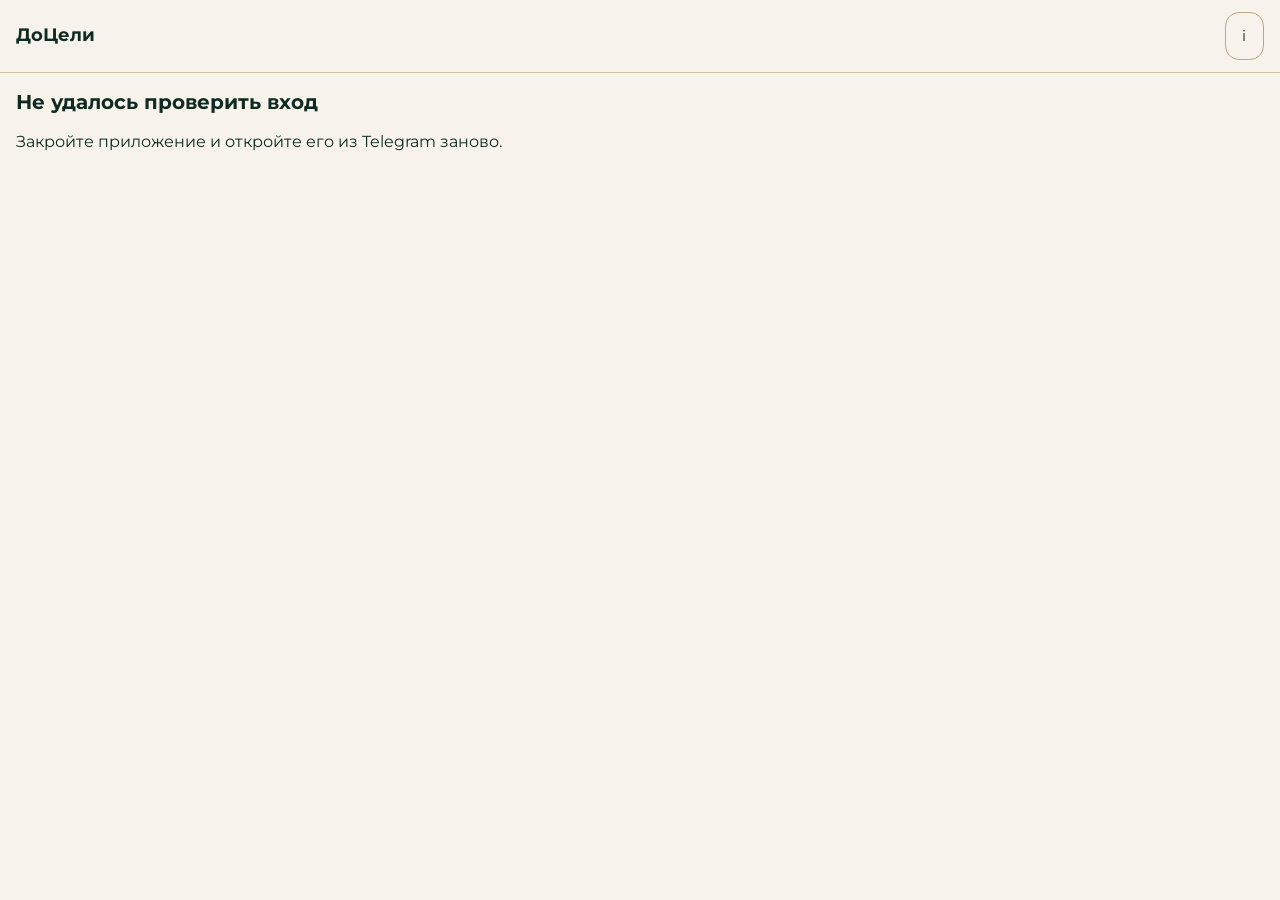
<file: dev/index.html>
<!doctype html>
<html lang="ru">
<head>
  <meta charset="utf-8">
  <meta name="viewport" content="width=device-width, initial-scale=1, maximum-scale=1, user-scalable=no, viewport-fit=cover">
  <title>ДоЦели</title>
  <script src="https://telegram.org/js/telegram-web-app.js"></script>
  <script>
    /* Первый кадр сразу в нужной теме (ключ и правила — как в js/theme.js, который потом ставит тему окончательно) */
    try {
      var p = localStorage.getItem('tothegoal.theme'), w = window.Telegram && Telegram.WebApp;
      var dark = p === 'dark' || (p !== 'light' && (w && w.colorScheme ? w.colorScheme === 'dark' : matchMedia('(prefers-color-scheme: dark)').matches));
      document.documentElement.setAttribute('data-theme', dark ? 'dark' : 'light');
    } catch (e) { /* без хранилища остаётся светлая */ }
  </script>
  <link rel="stylesheet" href="app.8c20366b.css">
  <script defer src="app.d9364245.js"></script>
</head>
<body>
  <!-- Заставка: логотип No Reason (design-preview/no-reason-logo.svg), виден, пока идёт загрузка; js/app.js убирает его с первым экраном -->
  <div id="splash" role="img" aria-label="No Reason"><svg xmlns="http://www.w3.org/2000/svg" viewBox="141.5 208.3 797 663.4" fill="currentColor"><path d="M793.21,372.51l-30.64-15.12c-10.22-5.03-20.38-10.15-30.75-14.95c-10.35-4.81-20.88-9.33-31.74-13.03 c-10.84-3.7-22.03-6.59-33.47-7.95c-5.72-0.67-11.49-0.99-17.25-0.8c-5.74,0.18-11.55,0.76-17.18,2.04 c-11.26,2.49-22.09,6.65-32.16,12.22c-10.04,5.61-19.26,12.8-26.77,21.54c-5.54,6.42-10.04,13.72-13.34,21.51 c0.39-2.64,0.75-5.28,1.07-7.93c1.57-13.21,2.28-26.59,1.11-39.91c-0.6-6.65-1.65-13.29-3.48-19.75 c-1.79-6.46-4.42-12.75-7.76-18.54c-6.59-11.66-15.06-22.2-24.73-31.44c-9.72-9.23-20.88-16.87-32.69-23.1 c-11.8-6.29-24.23-11.29-36.83-15.6c-12.6-4.33-25.4-7.97-38.17-11.57l0,0l-6.28-1.77l4.35,4.89 c7.33,8.24,14.12,16.96,19.06,26.7c4.99,9.71,8.08,20.31,10.16,31.12c2.09,10.82,3.3,21.85,4.32,32.9 c0.53,5.53,0.85,11.04,1.51,16.68c0.67,5.6,1.66,11.16,2.99,16.64c2.67,10.97,6.71,21.57,11.74,31.63 c5.03,10.07,11,19.62,17.52,28.73c0.54,0.76,1.1,1.49,1.65,2.25c-13.79-11.36-27.91-19.24-42.04-23.43 c-29.26-8.69-60.61-2.21-81.64,3.41c-8.48,2.27-17.01,4.87-25.27,7.38c-17.36,5.29-35.3,10.75-53.47,13.34l-6.86,0.98l6.38,2.69 c16.66,7.01,31.64,18.08,46.12,28.78c15.29,11.3,31.11,22.98,49.1,30.1c13.17,5.21,27.21,7.84,41.26,7.84 c10.98,0,21.97-1.6,32.56-4.82c7.02-2.14,13.88-4.98,20.5-7.74c2.96-1.23,5.98-2.48,9.03-3.67c-3.76,2.66-7.43,5.44-10.97,8.41 c-7.07,5.95-13.72,12.45-19.59,19.66c-5.87,7.19-10.91,15.11-14.83,23.56c-3.93,8.45-6.68,17.42-8.43,26.53 c-3.51,18.29-3.03,36.9-2.05,55.14c0.96,18.27,2.38,36.48,0.87,54.5l-0.6,7.08l4.17-5.75c11.9-16.39,26.87-30.44,43.63-41.86 c4.18-2.87,8.47-5.6,12.83-8.23c4.35-2.63,8.83-5.24,13.13-8.11c8.6-5.72,16.88-11.99,24.32-19.29c1.86-1.82,3.66-3.72,5.37-5.71 c0.42-0.5,0.86-0.99,1.27-1.5l1.18-1.58l2.36-3.16c0.73-1.09,1.4-2.22,2.1-3.32c0.67-1.12,1.44-2.19,2.01-3.37l1.81-3.48 c0.29-0.58,0.62-1.15,0.89-1.75l0.78-1.8c4.23-9.54,6.96-19.71,8.16-30.05c1.07-9.36,0.89-18.88-0.69-28.18 c23.28,42.66,90.82,65.35,114.33,72.11c29.32,8.43,57.32,17.62,77.72,37.23l8.52,8.19l-5.5-10.46 c-7.49-14.25-12.92-29.79-18.17-44.81c-1.97-5.64-4.01-11.46-6.13-17.15c-6.76-18.13-16.69-41.12-33.69-58.09 c-14.6-14.58-34.54-25.18-59.34-31.57c11.76-1.36,23.37-4.18,34.38-8.61c7.65-3.07,14.99-6.91,21.92-11.34 c3.47-2.22,6.84-4.58,10.11-7.05c3.28-2.45,6.44-5.07,9.63-7.42c12.92-9.51,27.14-17.34,42.32-22.4 c15.14-5.06,31.35-7.2,47.13-4.99l11.75,1.65L793.21,372.51z M574.77,357.78c7.44-8.46,16.52-15.39,26.41-20.77 c9.9-5.37,20.56-9.38,31.56-11.73c5.48-1.21,11.07-1.72,16.7-1.86c5.62-0.15,11.25,0.2,16.83,0.9 c11.18,1.4,22.14,4.31,32.81,8.03c10.68,3.72,21.07,8.27,31.33,13.12c10.26,4.84,20.4,10.03,30.58,15.13l5.45,2.74 c-5.93-1.18-11.96-1.95-17.99-2.42c-10-0.7-20.06-0.48-30.05,0.39c-10,0.83-19.9,2.55-29.7,4.68 c-9.79,2.16-19.47,4.83-28.99,7.94c-9.51,3.18-18.86,6.78-28.05,10.77c-9.18,4.01-18.23,8.32-26.99,13.18 c-8.77,4.83-17.34,10.03-25.6,15.67c-7.5,5.22-14.78,10.77-21.6,16.84c0.22-1.35,0.44-2.71,0.71-4.06c0.36-1.75,0.7-3.5,1.1-5.25 c0.51-2.25,1.06-4.49,1.63-6.72c8.29-11.08,18.33-20.71,29.19-29.15c5.93-4.56,12.1-8.81,18.52-12.63 c6.41-3.85,13.02-7.34,19.85-10.35c13.61-6.1,28.14-10.13,42.95-12.12c14.82-1.95,29.94-1.88,44.83,0.32 c-14.72-3.19-30.01-3.95-45.06-2.3c-15.06,1.6-29.88,5.6-43.75,11.76c-13.83,6.21-26.83,14.21-38.57,23.76 c-10.61,8.63-20.22,18.63-27.77,30c1.16-4.46,2.46-8.88,3.99-13.22c2.36-6.75,5.09-13.37,8.35-19.73 c0.45-0.86,0.92-1.72,1.4-2.57c2.86,1.51,6.5,0.81,8.55-1.83l9.13-11.79c1.45-1.88,1.76-4.29,1.04-6.39 c2.2-1.32,4.45-2.57,6.7-3.8c7.25-3.82,14.77-7.12,22.47-9.89c7.69-2.81,15.57-5.09,23.57-6.87c8.01-1.73,16.14-2.99,24.4-3.49 c-8.26-0.49-16.6,0.11-24.78,1.54c-8.19,1.4-16.24,3.61-24.06,6.43c-7.8,2.87-15.4,6.32-22.56,10.56 c-2.19,1.29-4.33,2.67-6.43,4.13c-0.41-0.65-0.92-1.25-1.56-1.75l-0.12-0.1c-2.96-2.29-7.25-1.75-9.55,1.21l-9.13,11.79 c-2.12,2.74-1.78,6.6,0.61,8.98c-0.52,0.96-1.04,1.92-1.54,2.89c-3.35,6.43-6.19,13.11-8.65,19.92 c-2.42,6.82-4.6,13.73-6.37,20.75c-1.53,6.09-2.86,12.25-3.91,18.47c-1,0.95-1.99,1.77-3,2.5c0.47-3.12,0.95-6.24,1.38-9.36 c0.49-4.14,1.04-8.28,1.49-12.43c0.2-2.14,0.4-4.27,0.58-6.41c0.3-1.29,0.62-2.58,0.91-3.87c1.7-7.55,3.25-15.15,4.57-22.79 C561.91,375.95,567.44,366.09,574.77,357.78z M520.92,435.42c-1.15-1.69-2.3-3.38-3.45-5.07c-2.96-14.05-6.02-28.08-9.3-42.06 c-0.84-3.62-1.7-7.24-2.57-10.85c1.13,2.53,2.24,5.07,3.31,7.62c2.87,6.89,5.54,13.86,8.02,20.9c2.45,7.05,4.72,14.16,6.75,21.34 c1.25,4.47,2.39,8.97,3.4,13.49C525,439.12,522.92,437.19,520.92,435.42z M535.85,445.06c-0.64-4.38-1.31-8.74-2-13.1 c-0.85-5.67-1.72-11.34-2.49-17.01c-0.71-5.68-1.31-11.36-1.68-17.05l-0.23-4.27l-0.03-1.08c1.24-0.13,2.38-0.58,3.34-1.29 c1.56,9.28,2.8,18.61,3.64,27.99c0.83,8.62,1.32,17.27,1.48,25.93C537.22,445.18,536.54,445.14,535.85,445.06z M543.2,444.24 c0.27-4.66,0.45-9.32,0.6-13.97c0.32-9.18,0.46-18.34,0.82-27.49c0.38-9.15,0.92-18.28,1.77-27.38 c0.42-4.39,0.87-8.79,1.49-13.16c1.22,0.03,2.39-0.27,3.42-0.82c0.94,11,1.16,22.08,0.99,33.14c-0.04,5.47-0.26,10.94-0.55,16.41 c-1.31,5.78-2.71,11.54-4.17,17.28l-2.52,9.62l-1.29,4.8C543.6,443.18,543.41,443.71,543.2,444.24z M545.41,443.1l1.31-4.8 l2.54-9.63c0.63-2.43,1.23-4.87,1.83-7.3c-0.24,3.53-0.53,7.05-0.78,10.58c-0.31,3.19-0.6,6.38-0.89,9.57 c-1.37,0.97-2.75,1.75-4.16,2.33C545.32,443.6,545.35,443.34,545.41,443.1z M455.54,224.84c12.55,4.11,24.88,8.89,36.59,14.93 c11.69,6.05,22.68,13.46,32.28,22.44c9.57,9.01,17.97,19.31,24.53,30.72c3.32,5.68,5.9,11.69,7.69,18.01 c1.8,6.31,2.85,12.83,3.46,19.38c1.18,13.12,0.51,26.39-1.01,39.51c-1.22,10.36-3,20.65-5.11,30.88 c0.11-2.04,0.21-4.07,0.29-6.11c0.47-11.7,0.28-23.45-0.72-35.15c0.69-0.94,1.16-2.06,1.29-3.29l1.59-14.83 c0.4-3.72-2.32-7.09-6.04-7.49l-0.16-0.02c-0.15-0.02-0.3-0.02-0.44-0.02c-2.83-12.86-7.12-25.44-13.6-36.95 c-4.17-7.31-9.14-14.14-14.79-20.32c-5.69-6.16-11.96-11.69-18.24-17.16l8.88,8.81c2.93,2.96,5.76,6.01,8.43,9.18 c5.41,6.29,10.13,13.15,14.01,20.44c3.82,7.33,7.01,14.98,9.43,22.89c1.36,4.43,2.49,8.93,3.45,13.47 c-2.44,0.83-4.31,3-4.61,5.71l-1.59,14.83c-0.34,3.13,1.54,6.01,4.36,7.08c-0.53,4.46-1.09,8.91-1.52,13.38 c-0.91,9.15-1.5,18.33-1.93,27.5l-1.27,27.48c-0.27,5.02-0.63,10.02-1.11,15.01c-0.46,0.03-0.93,0.05-1.4,0.05 c0.38-18.57-1.12-37.17-3.91-55.56c0.74-1.09,1.17-2.4,1.17-3.81v-14.92c0-3.48-2.66-6.34-6.04-6.73 c-1.12-4.78-2.32-9.53-3.63-14.26c-3.16-11.3-6.93-22.44-11.39-33.31c-4.51-10.85-9.8-21.38-15.81-31.48 c-6.04-10.08-12.78-19.76-20.47-28.66c-1.97-2.18-3.85-4.44-5.89-6.56l-6.18-6.28l-6.51-5.93c-1.06-1.01-2.22-1.92-3.36-2.84 l-3.43-2.76c-6.99-5.41-14.34-10.32-22.03-14.64C439.11,219.77,447.37,222.16,455.54,224.84z M469.69,367.21 c-4.92-9.84-8.84-20.16-11.44-30.83c-1.29-5.33-2.26-10.74-2.91-16.19c-0.64-5.42-0.97-11.02-1.5-16.57 c-1.03-11.11-2.25-22.24-4.38-33.28c-2.12-11.02-5.3-22.01-10.51-32.13c-4.19-8.26-9.63-15.75-15.52-22.76 c2.01,0.54,4.01,1.09,6.01,1.64c7.92,4.78,15.51,10.08,22.6,15.99l3.34,2.82c1.11,0.94,2.25,1.86,3.28,2.88l6.34,6.01l6,6.34 c1.97,2.14,3.8,4.41,5.7,6.61c14.82,17.95,26.61,38.3,35.42,59.85c6.31,15.1,11.23,30.74,15.09,46.66 c-3.1,0.63-5.45,3.39-5.45,6.67v14.92c0,3.3,2.38,6.06,5.5,6.67l0.02,1.22l0.19,4.32c0.31,5.76,0.87,11.49,1.51,17.2 c0.59,5.72,1.29,11.42,1.97,17.11c0.44,3.92,0.85,7.83,1.21,11.75c-0.21-0.1-0.43-0.22-0.64-0.33 c-1.32-5.88-2.88-11.67-4.59-17.42c-2.14-7.22-4.51-14.36-7.06-21.44c-2.53-7.08-5.25-14.1-8.17-21.03 c-1.09-2.59-2.23-5.16-3.39-7.72c2.65-1.94,3.6-5.57,2.05-8.58l-6.81-13.27c-0.98-1.91-2.75-3.12-4.71-3.52 c-0.77-2.88-1.55-5.76-2.35-8.64c-4.33-15.27-9.1-30.46-15.16-45.17c-5.97-14.74-13.65-28.83-23.08-41.58l3.13,5.05l1.58,2.51 l1.46,2.59l2.91,5.17l2.66,5.3l1.34,2.64l1.23,2.7l2.46,5.39c1.49,3.66,3.09,7.27,4.47,10.97c5.64,14.76,10.28,29.89,14.55,45.12 c0.74,2.64,1.47,5.28,2.19,7.93c-0.62,0.12-1.24,0.29-1.84,0.6l-0.14,0.07c-3.33,1.71-4.66,5.83-2.95,9.16l6.81,13.27 c1.06,2.06,3.05,3.35,5.2,3.63c0.98,3.75,1.95,7.5,2.93,11.26c3.51,13.67,7.1,27.33,10.81,40.96 c-3.78-5.57-7.53-11.15-11.13-16.81c-7.27-11.46-13.86-23.33-19.15-35.79c-1.26-3.14-2.64-6.23-3.81-9.41 c-1.12-3.19-2.32-6.36-3.38-9.57l-3-9.71l-2.57-9.84c-3.14-13.2-5.39-26.61-7.22-40.11c0.85,13.59,2.45,27.18,5.29,40.55 c2.8,13.38,6.97,26.49,12.35,39.09c1.35,3.15,2.88,6.21,4.31,9.32c1.54,3.05,3.14,6.08,4.75,9.1c1.74,2.94,3.41,5.93,5.21,8.84 c1.84,2.88,3.6,5.81,5.56,8.61c4.3,6.42,8.87,12.63,13.53,18.76c-0.48-0.38-0.95-0.72-1.42-1.04 c-10.38-11.68-20.42-23.64-29.47-36.3C480.47,386.44,474.61,377.06,469.69,367.21z M470.61,454.88 c-6.54,2.72-13.3,5.53-20.15,7.61c-23.31,7.09-48.63,6.06-71.29-2.91c-17.53-6.94-33.14-18.47-48.23-29.62 c-12.97-9.58-26.32-19.45-41.06-26.58c16.27-2.88,32.23-7.74,47.72-12.46c8.22-2.51,16.73-5.09,25.14-7.35 c20.58-5.51,51.22-11.85,79.56-3.44c15.17,4.5,30.38,13.44,45.2,26.55c3.72,3.29,7.57,7.22,11.27,11.15 c-9.18-5.17-19.17-8.95-29.23-12.05c-12.83-3.92-25.99-6.71-39.29-8.52c-13.32-1.76-26.76-2.26-40.14-2.05 c-13.39,0.18-26.73,1.12-40.04,2.23c13.36-0.12,26.72-0.39,40.04-0.24c13.32,0.19,26.63,0.8,39.8,2.58 c13.17,1.74,26.24,4.4,39.07,7.89c6.41,1.78,12.76,3.77,18.98,6.14c4.07,1.52,8.05,3.26,11.94,5.21 c1.48,1.59,2.94,3.16,4.34,4.69l1.06,1.15l0,0c2.41,2.82,4.86,5.61,7.32,8.39c-2.9-1.58-5.88-3-8.91-4.29 c-8.47-3.5-17.35-5.94-26.31-7.81c-8.96-1.89-18.06-3.02-27.15-3.93c-9.1-0.89-18.21-1.47-27.33-1.91 c-18.24-0.71-36.46-0.96-54.64-1.73c-9.09-0.37-18.17-0.94-27.2-1.98c-9.04-0.98-18.02-2.51-26.78-5.06 c8.59,3.1,17.6,4.9,26.62,6.3c9.05,1.3,18.15,2.09,27.26,2.7c18.22,1.17,36.46,1.41,54.64,2.32c18.18,0.73,36.35,2,54.22,5.22 c8.92,1.62,17.75,3.82,26.22,7.05c3.73,1.38,7.37,3.01,10.9,4.86c1.95,2.19,3.91,4.37,5.88,6.54c-5.49-2.09-11.25-3.5-17.05-4.47 c-7.37-1.18-14.85-1.6-22.3-1.58c-14.92,0.02-29.73,1.73-44.47,3.17c-7.37,0.76-14.74,1.45-22.11,1.88 c-7.37,0.47-14.75,0.61-22.11,0.25c-7.35-0.4-14.68-1.35-21.78-3.3c-7.12-1.88-13.94-4.9-20.14-8.99 c5.87,4.56,12.69,7.87,19.79,10.19c7.13,2.27,14.56,3.51,22.01,4.09c14.93,1.15,29.85-0.15,44.61-1.58 c14.77-1.5,29.48-3.3,44.24-3.72c7.38-0.19,14.77-0.04,22.1,0.83c5.98,0.66,11.9,1.88,17.65,3.71c0.22,0.25,0.45,0.5,0.67,0.74 c-9.93,0.94-27.83,3.54-34.34,5.79C481.3,450.44,475.87,452.7,470.61,454.88z M546.08,510.27c-1.27,9.98-3.94,19.8-8.08,28.94 l-0.76,1.72c-0.26,0.57-0.58,1.11-0.86,1.67l-1.76,3.32c-0.54,1.13-1.29,2.14-1.94,3.21c-0.68,1.05-1.32,2.12-2.02,3.16 l-2.26,2.98l-1.13,1.49c-0.39,0.49-0.81,0.95-1.21,1.43c-1.63,1.89-3.36,3.72-5.16,5.47c-7.19,7.04-15.32,13.19-23.77,18.79 c-4.22,2.81-8.59,5.35-13.01,8.02c-4.4,2.65-8.76,5.42-13.03,8.34c-15.26,10.38-29.14,22.95-40.62,37.48 c0.79-16.24-0.41-32.42-1.24-48.45c-0.97-18.18-1.39-36.46,2.03-54.16c1.69-8.83,4.38-17.45,8.12-25.59 c3.74-8.15,8.58-15.78,14.24-22.76c5.66-6.99,12.11-13.33,19-19.17c6.76-5.71,14.07-10.74,21.52-15.56 c2.48-0.52,5.32-1.03,8.3-1.52c-7.69,5.18-14.66,11.42-21.06,18.16c-6.58,6.92-12.59,14.38-18.01,22.25 c-5.37,7.9-10.2,16.2-14.06,24.96c-3.85,8.73-6.8,18-7.53,27.51l0.78-3.48c0.27-1.15,0.43-2.33,0.82-3.45l1.03-3.39l0.52-1.69 l0.63-1.66c1.59-4.44,3.48-8.77,5.55-13c4.16-8.46,9.02-16.57,14.35-24.35c5.31-7.8,11.16-15.24,17.37-22.35 c6.12-6.92,12.6-13.57,19.75-19.52c8.05-1.31,16.97-2.39,21.78-2.72c0.4,0.43,0.79,0.87,1.19,1.3c-0.55,0.31-1.06,0.67-1.53,1.07 c-1.34,1.19-2.72,2.33-4.03,3.56c-2.65,2.41-5.2,4.91-7.7,7.48c-4.99,5.12-9.7,10.5-14.2,16.03 c-4.52,5.52-8.79,11.24-12.87,17.08c-8.15,11.69-15.65,23.85-22.15,36.53c-3.21,6.36-6.19,12.84-8.77,19.48 c-2.54,6.65-4.72,13.47-5.82,20.51c1.37-6.98,3.76-13.7,6.45-20.26c2.74-6.54,5.88-12.91,9.25-19.15 c6.7-12.5,14.34-24.49,22.64-35.98c8.36-11.44,17.22-22.55,27.14-32.62c2.48-2.52,5.01-4.98,7.63-7.34 c1.29-1.2,2.66-2.32,3.98-3.48c1.19-1.01,2.63-1.63,4.09-1.63c1.45-0.03,2.89,0.58,3.91,1.63c0.45,0.45,0.79,0.98,1.06,1.56 l-0.08,0.05c0.11,0.17,0.2,0.35,0.31,0.52c0.2,0.59,0.33,1.2,0.33,1.82c0.01,0.75-0.12,1.48-0.35,2.23l-0.84,2.51l-0.84,2.51 l-0.93,2.47c-4.86,13.24-11.79,25.65-19.95,37.19c-8.13,11.59-17.34,22.41-26.2,33.53c-8.91,11.08-17.64,22.36-25.63,34.15 c-7.93,11.83-15.22,24.08-21.64,36.76c13.69-24.96,30.53-47.93,48.8-69.67c9.09-10.91,18.27-21.81,26.58-33.44 c8.3-11.61,15.44-24.19,20.44-37.65l0.93-2.52l0.84-2.55l0.84-2.55c0.04-0.13,0.08-0.27,0.11-0.41c1.49,2.84,2.81,5.76,3.94,8.76 c-0.75,11.55-2.97,22.92-6.49,33.84c-3.84,11.83-9.17,23.14-15.71,33.71c-6.5,10.59-14.19,20.46-22.71,29.54 c-8.55,9.06-17.92,17.38-28.11,24.7c10.73-6.49,20.65-14.39,29.54-23.31c8.91-8.91,16.81-18.85,23.45-29.59 c6.6-10.76,11.93-22.33,15.44-34.47c3.22-10.98,4.86-22.4,4.81-33.78c1.64,4.46,2.9,9.07,3.76,13.74 C547.17,490.1,547.35,500.29,546.08,510.27z M683.22,472.22c16.37,16.35,25.77,37.85,32.8,56.72c2.11,5.65,4.14,11.46,6.1,17.08 c4.27,12.2,8.65,24.74,14.17,36.73c-20.1-15.95-45.57-24.2-72.07-31.82c-26.87-7.72-112.57-36.65-119.16-92.14l0.77,1.02 l3.52,4.66c9.69,12.17,20.55,23.46,32.58,33.33c12.08,9.8,25.08,18.44,38.79,25.73c13.75,7.21,28.03,13.34,42.67,18.43 c-14.43-5.62-28.58-11.97-42.07-19.52c-13.52-7.49-26.31-16.25-38.13-26.14c-11.73-10.01-22.49-21.13-32-33.25l-3.46-4.63 l-1.73-2.32c-0.65-0.84-1.01-1.35-1.24-2.17c-0.03-0.1-0.04-0.2-0.06-0.3c-0.01-0.24-0.02-0.47-0.03-0.71l-0.11,0 c-0.19-1.3-0.05-2.7,0.41-3.92c0.29-0.78,0.72-1.43,1.27-1.92c0.57-0.51,1.27-0.86,2.02-1.03c0.37-0.08,0.76-0.12,1.14-0.11 c0.38,0.01,0.74,0.07,1.25,0.18l2.82,0.56l2.82,0.57l2.79,0.7c1.86,0.45,3.73,0.92,5.56,1.49c1.84,0.56,3.7,1.05,5.51,1.7 c14.64,4.71,28.61,11.45,41.94,19.16c13.35,7.73,25.96,16.71,37.92,26.45c11.93,9.79,23.07,20.56,33.62,31.86 c10.62,11.25,20.62,23.08,30.47,35.04c-9.4-12.31-19.21-24.32-29.55-35.88c-10.39-11.51-21.42-22.48-33.29-32.52 c-5.92-5.03-12.07-9.8-18.42-14.28c-6.34-4.5-12.87-8.74-19.58-12.67c-13.42-7.85-27.48-14.73-42.33-19.58 c-1.84-0.65-3.73-1.14-5.6-1.7c-1.87-0.57-3.76-1.04-5.66-1.49l-2.85-0.69l-2.79-0.55c3.9-2.75,8.85-4.63,14.36-5.82 c5.5,0.98,10.91,2.38,16.25,4c6.9,2.09,13.68,4.56,20.35,7.27c13.33,5.47,26.22,11.98,38.43,19.58 c6.13,3.76,12.05,7.86,17.76,12.23c5.73,4.35,11.19,9.03,16.42,13.97c5.22,4.95,10.1,10.25,14.62,15.86 c4.57,5.57,8.66,11.53,12.4,17.73c-6.54-12.92-15.33-24.74-25.63-35.02c-10.28-10.3-21.88-19.26-34.22-26.95 c-12.38-7.64-25.46-14.12-39.06-19.26c-6.79-2.58-13.72-4.8-20.74-6.62c-5.11-1.23-10.27-2.36-15.49-3.02 c17-3.37,38.8-0.63,51.02,2.15C647.03,446.44,668.13,457.15,683.22,472.22z M743.73,377.4c-15.65,5.2-30.23,13.2-43.45,22.9 c-3.35,2.47-6.44,5.03-9.67,7.43c-3.21,2.41-6.5,4.7-9.87,6.86c-6.75,4.3-13.87,8-21.27,10.99c-14.81,6.03-30.76,9.08-46.78,9.45 v0c-11.47-1.84-32.03-4-48.21,0.43c8.71-3.81,17.67-6.99,26.83-9.42c12.85-3.48,26.02-5.86,39.03-9.27 c3.23-0.94,6.49-1.77,9.69-2.8l4.8-1.56c1.6-0.51,3.2-1.02,4.76-1.66l4.71-1.8c1.57-0.6,3.15-1.18,4.67-1.89 c3.07-1.36,6.16-2.68,9.2-4.12c12.14-5.78,23.57-12.85,34.68-20.31c-2.93,1.62-5.85,3.26-8.74,4.93l-4.35,2.48l-4.46,2.28 c-2.98,1.51-5.88,3.15-8.9,4.57l-9.05,4.25c-12.19,5.39-24.76,9.81-37.65,13.17c-12.86,3.43-26.05,5.92-38.92,9.83 c-1.62,0.44-3.21,1-4.8,1.54l-4.77,1.63c-3.13,1.21-6.25,2.48-9.35,3.77c-3.02,1.47-6.07,2.88-9.06,4.39 c-0.71,0.39-1.42,0.8-2.13,1.19c-1.51,0.54-2.96,1.16-4.35,1.85c0.06-0.54,0.11-1.08,0.18-1.62c0.26-1.76,0.47-3.53,0.76-5.29 c0.06-0.34,0.11-0.68,0.17-1.03c7.16-5.73,14.6-11.08,22.32-15.99c8.37-5.41,17-10.39,25.84-14.99 c17.66-9.19,35.99-17.11,54.92-23.25c18.86-6.3,38.32-10.9,58.09-13.08c9.88-1.1,19.84-1.53,29.78-1.09 c6.62,0.24,13.22,0.91,19.76,2.02l14.48,7.27C769.41,371.01,756.17,373.26,743.73,377.4z M665.31,531.44 c4.88,3.33,9.87,6.49,14.88,9.63c-10.55-5.36-20.68-11.53-30.67-17.85c-10-6.32-19.83-12.9-29.58-19.6 c-9.71-6.75-19.35-13.6-28.81-20.71c-9.46-7.1-18.82-14.38-27.58-22.34c4.71,3.58,9.43,7.12,14.28,10.5 c4.79,3.45,9.63,6.84,14.46,10.23c9.68,6.76,19.37,13.52,29.1,20.22c9.71,6.72,19.47,13.38,29.23,20.03 C655.5,524.86,660.38,528.18,665.31,531.44z"/><path d="M346.06,833.61h-9.84v29.08h-2.42v-29.08h-9.84v-2.24h22.1V833.61z M350.98,831.37h2.37v11.94h8.28 c5.64,0,9.75,4.16,9.75,9.66c0,5.55-4.12,9.71-9.75,9.71h-10.65V831.37z M361.63,860.45c4.29,0,7.38-3.13,7.38-7.47 c0-4.29-3.09-7.43-7.38-7.43h-8.28v14.9H361.63z M374.96,831.37h2.42v31.31h-2.42V831.37z M397.05,847.79h22.37v2.15h-22.37 V847.79z M457.13,840.32v22.37h-2.28v-18.48l-14.23,18.48h-1.97v-22.37h2.24v18.48l14.27-18.48H457.13z M497.08,851.59 c0,0.36-0.04,0.72-0.04,1.07h-20.26c0.54,5.06,4.38,8.37,9.48,8.37c3.67,0,6.44-1.7,7.74-4.07l1.97,1.16 c-1.83,3.04-5.32,5.05-9.75,5.05c-6.89,0-11.77-4.92-11.77-11.68c0-6.58,4.74-11.68,11.59-11.68 C492.83,839.83,497.08,845.47,497.08,851.59z M476.77,850.47h17.98c-0.49-5.46-4.34-8.5-8.72-8.5 C480.93,841.98,477.22,845.51,476.77,850.47z M500.79,851.5c0-6.62,5.01-11.68,11.77-11.68c4.38,0,8.14,2.24,9.75,5.73 l-1.83,1.07c-1.3-2.82-4.34-4.65-7.92-4.65c-5.41,0-9.48,4.21-9.48,9.53c0,5.32,4.07,9.53,9.48,9.53c3.62,0,6.58-1.88,8.05-4.65 l1.88,1.12c-1.79,3.45-5.55,5.68-9.93,5.68C505.8,863.18,500.79,858.12,500.79,851.5z M542.62,842.51h-8.14v20.18h-2.24v-20.18 h-8.14v-2.19h18.52V842.51z M562.88,855.84c0,4.12-3.4,6.84-7.38,6.84h-8.86v-22.37h2.24V849h6.62 C559.48,849,562.88,851.73,562.88,855.84z M560.6,855.84c0-2.86-2.28-4.65-5.1-4.65h-6.62v9.3h6.62 C558.32,860.5,560.6,858.66,560.6,855.84z M598.22,862.69h-2.28v-20.18h-13.96v20.18h-2.24v-22.37h18.48V862.69z M628.55,851.5 c0,6.62-5.19,11.68-11.59,11.68c-4.34,0-7.78-2.24-9.62-5.68v14.14h-2.24v-31.31h2.24v5.19c1.83-3.44,5.28-5.68,9.62-5.68 C623.36,839.83,628.55,844.88,628.55,851.5z M626.31,851.5c0-5.32-4.16-9.53-9.48-9.53c-5.32,0-9.48,4.21-9.48,9.53 c0,5.32,4.16,9.53,9.48,9.53C622.15,861.03,626.31,856.83,626.31,851.5z M652.44,840.32v22.37h-2.28v-18.48l-14.23,18.48h-1.97 v-22.37h2.24v18.48l14.27-18.48H652.44z M676.46,840.32v22.37h-2.28v-8.77c-1.97,0.98-4.38,1.48-6.8,1.48 c-5.68,0-8.95-2.68-8.95-7.78v-7.29h2.24v7.29c0,3.89,2.37,5.64,6.62,5.64c2.37,0,4.79-0.49,6.89-1.43v-11.5H676.46z M701.82,840.32v22.37h-2.28v-18.48l-14.23,18.48h-1.97v-22.37h2.24v18.48l14.27-18.48H701.82z M727.19,840.32v22.37h-2.28 v-10.11h-13.96v10.11h-2.24v-22.37h2.24v10.11h13.96v-10.11H727.19z M756.04,840.32v22.37h-2.28v-5.05 c-1.88,3.36-5.32,5.55-9.62,5.55c-6.35,0-11.59-5.05-11.59-11.68c0-6.62,5.23-11.68,11.59-11.68c4.29,0,7.74,2.19,9.62,5.55 v-5.05H756.04z M753.76,851.5c0-5.32-4.12-9.53-9.44-9.53c-5.32,0-9.48,4.21-9.48,9.53c0,5.32,4.16,9.53,9.48,9.53 C749.64,861.03,753.76,856.83,753.76,851.5z"/><path d="M217.86,794.51L155.53,713c-1.16-1.52-3.58-0.7-3.58,1.21v74.2c0,2.76,2.22,5,4.98,5.01 c1.01,0.01,2.12,0.01,3.28,0.01v1.07h-18.69v-1.07c0.77,0,2.01-0.01,3.29-0.02c2.75-0.02,4.98-2.26,4.98-5.01v-83.4 c0-2.76-2.23-5-4.99-5.01c-1.32-0.01-2.57-0.01-3.27-0.01v-1.01h12.28c3.12,0,6.05,1.45,7.95,3.93l52.5,68.64 c1.17,1.53,3.61,0.7,3.61-1.22v-65.32c0-2.76-2.23-5.01-5-5.01c-1,0-2.1,0-3.27,0v-1.01h18.69v1.01c-0.77,0-1.99,0-3.26,0 c-2.76,0.01-5,2.25-5,5.01v89.5H217.86z M928.06,794.51L865.72,713c-1.16-1.52-3.58-0.7-3.58,1.21v74.2c0,2.76,2.22,5,4.98,5.01 c1.01,0.01,2.12,0.01,3.28,0.01v1.07h-18.69v-1.07c0.77,0,2.01-0.01,3.29-0.02c2.75-0.02,4.98-2.26,4.98-5.01v-83.4 c0-2.76-2.23-5-4.99-5.01c-1.32-0.01-2.57-0.01-3.27-0.01v-1.01H864c3.12,0,6.05,1.45,7.95,3.93l52.5,68.64 c1.17,1.53,3.61,0.7,3.61-1.22v-65.32c0-2.76-2.23-5.01-5-5.01c-1,0-2.1,0-3.27,0v-1.01h18.69v1.01c-0.77,0-1.99,0-3.26,0 c-2.76,0.01-5,2.25-5,5.01v89.5H928.06z M388.68,698.47c6.93,0,12.21,0,15.96,0c4,0,8.2,0,12.59,0c4.39,0,10.42-0.06,18.24-0.06 c15.24,0,23.52,8.13,26.44,11.95c2.86,3.81,4.39,8.46,4.51,13.99c0,4.13-0.9,8.06-3.24,11.44 c-9.32,13.45-20.51,13.09-41.45,13.09c-1.27,0-2.1,0.45-2.35,1.14c-0.25,0.7-0.21,1.42,0.49,2.06c0.64,0.64,1.86,0.67,3.33,0.67 c10.27,0.07,16.97,0.81,22.63,3.86c5.66,3.05,8.65,7.9,11.51,15.98c1.08,2.73,2.48,5.53,4.07,8.39c1.65,2.86,3.81,5.09,6.55,6.74 c2.67,1.65,6.1,1.6,10.3,0.77v1.58c-2.32,2.14-6.42,4.7-13.77,4.7c-19.15,0-18.98-27.2-24.47-34.04 c-2.59-3.23-10.96-6.12-17.38-6.31c-2.29-0.19-3.85-0.7-4.55-1.84c-0.76-1.21-0.66-2.48-0.09-3.63c0.64-1.21,1.78-1.97,3.43-1.97 c10.46,0,24.5-0.39,29.15-6.19c6.65-8.28,8.12-22.6,0.22-32.65c-2.92-3.72-7.16-6-12.8-6.8c-1.39-0.2-2.79-0.25-4.19-0.25 l-21.97,0.05c-1.76,0-3.18,1.43-3.18,3.19v13.03c0,17.65,0.07,57.36,0.09,71.34c0,2.76,2.23,5,5,5c1.22,0,2.65,0,4.26,0v1.07 h-29.3v-1.07c1.57,0,2.98,0,4.19-0.01c2.77-0.01,5-2.26,5-5.03l-0.03-84.15c0-2.78-2.25-5.03-5.03-5.02 c-1.2,0-2.58,0.01-4.12,0.01C388.68,699.36,388.68,698.66,388.68,698.47z M486.84,794.96v-1.07c1.48,0,2.86,0,4.07,0.01 c2.73,0.01,4.97-2.17,5.02-4.9c0.06-3.45,0.13-7.56,0.13-8.25l0-67.61c0-0.69-0.07-4.81-0.13-8.26 c-0.05-2.72-2.27-4.89-4.98-4.88c-1.22,0-2.61,0.01-4.11,0.01v-1.01h64.79c2,0,3.82,1.18,4.64,3.01l4.66,10.46l-0.97,0.38 c-2.99-7.06-10.36-10.81-22.12-11.25h-26c-2.71,0-4.9,2.19-4.9,4.9v33.99c0,2.82,2.28,5.1,5.1,5.1h27.09c2.75,0,5-2.21,5.03-4.97 c0.03-2.43,0.05-5.2,0.05-6.92h1.07v26h-1.07c0-2.83-0.01-5.16-0.03-6.99c-0.03-2.76-2.27-4.97-5.03-4.97h-27.16 c-2.79,0-5.05,2.26-5.05,5.05v34.5c0,2.77,2.24,5.01,5.01,5.01h26.01c11.82-0.38,19.13-4.13,22.19-11.25l0.97,0.38L556.42,792 c-0.79,1.79-2.57,2.95-4.53,2.95H486.84z M593.05,698.54c7.56,0,14.35,4.65,17.08,11.7l25.54,66.03 c3.11,7.06,5.91,11.76,8.33,14.05c2.48,2.29,4.96,3.43,7.56,3.43v1.08h-29.43v-1.08c0.42,0,1-0.01,1.68-0.02 c3.5-0.06,5.84-3.62,4.5-6.85c-0.93-2.24-1.82-4.4-2.18-5.33c-4.96-12.52-9.77-24.39-13.97-35.45c0,0-10.89,0.3-14.61,0.74 c-10.74,1.29-19.32,6.56-22.53,16.27l0,0c-5.93,18.02,5.77,26.18,18.58,26.24c7.01,0.03,12.95-3.61,15.05-8.63l0.9,0.38 l-5.98,13.6h-15.19c-14.49-1.21-21.55-15.76-15.96-32.04c6.86-18.63,21.77-41.94,22.94-56.17c0.11-1.37-0.12-2.78-0.85-3.95 c-1.26-2.05-3.56-3.03-6.9-2.93l0.02-1.07H593.05z M580.12,750.41c7.94-9.46,30.91-7.89,30.91-7.89s-8.06-20.99-12.36-31.44 c-0.4-0.97-1.8-0.87-2.05,0.15C593.67,723.2,585.28,739.76,580.12,750.41z M660.72,784.44c-0.01-0.01-0.02-0.01-0.03-0.02 c-2.53-1.99-4.03-5.03-4.01-8.27l0.04-10.64c0.02,0.04,0.93-0.01,1.06-0.01c3.27,8.7,9.34,20.81,19.78,24.07 c16.4,6.56,46.61,3.95,48.38-18.16c-0.14-15.74-20.98-17.22-33.12-20.41c-6.96-1.3-17.49-3.59-22.63-6.74 c-12.32-5.61-16.09-22.31-8.07-32.98c14.42-17.12,48.06-15.97,65.65-2.71c2.64,1.99,4.12,5.19,4.05,8.51l-0.22,10.31 c-0.13-0.01-0.87-0.01-1.01-0.01c-4.57-11.39-8.24-15.36-10.75-17.9c-13.06-13.61-50.66-11.55-52.38,11.49 c1.04,17.34,21.61,17.09,36.23,21.11c15.19,2.44,24.98,7.7,29.37,15.72c5.73,11.3,0.42,25.69-10.87,31.51 C705.6,798.77,673.05,795.8,660.72,784.44z M285.36,696.08c-30.11-1.53-54.84,23.21-53.31,53.31 c1.31,25.78,22.25,46.73,48.03,48.03c30.11,1.53,54.84-23.21,53.31-53.31C332.08,718.33,311.13,697.38,285.36,696.08z M242.05,760.05c-24.74-59.46,53.58-84.34,76.73-27.21C343.79,793.07,265.59,816.9,242.05,760.05z M798.61,696.08 c-30.11-1.53-54.84,23.21-53.31,53.31c1.31,25.78,22.25,46.73,48.03,48.03c30.11,1.53,54.84-23.21,53.31-53.31 C845.33,718.33,824.39,697.38,798.61,696.08z M757.31,760.05c-24.74-59.46,53.58-84.34,76.73-27.21 C859.05,793.07,780.85,816.9,757.31,760.05z"/></svg></div>
  <div id="app"></div>
</body>
</html>
</file>
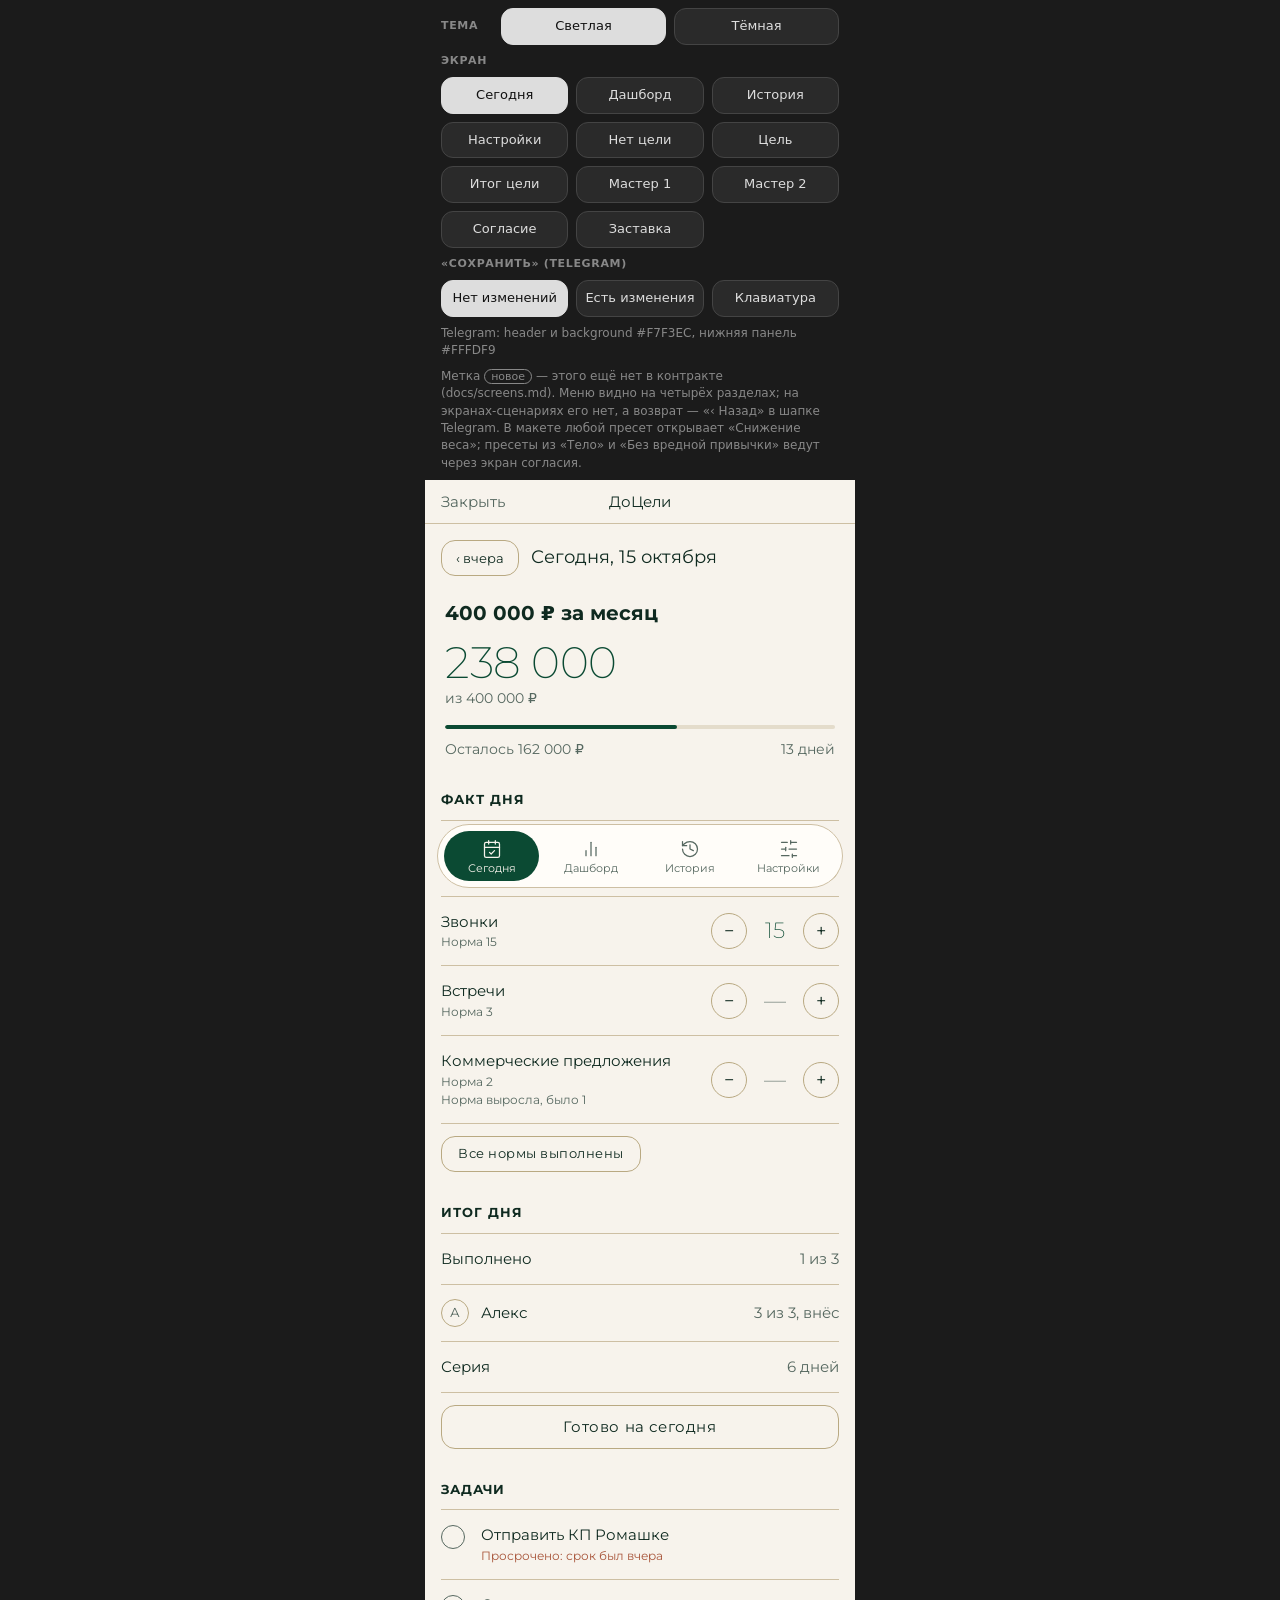
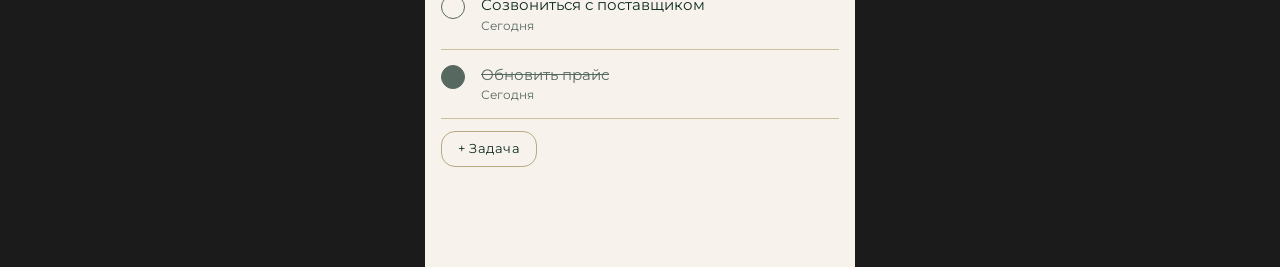
<file: dev/design/index.html>
<!doctype html>
<html lang="ru">
<head>
<meta charset="utf-8">
<meta name="viewport" content="width=device-width, initial-scale=1, viewport-fit=cover">
<title>ДоЦели — макеты стиля</title>
<!--
  Цвета Telegram (вызывать при старте приложения; тему Telegram не наследуем):
    Светлая:  setHeaderColor('#F7F3EC');  setBackgroundColor('#F7F3EC');  setBottomBarColor('#FFFDF9');
    Тёмная:   setHeaderColor('#121614');  setBackgroundColor('#121614');  setBottomBarColor('#1B201D');
    Заставка: те же цвета, что у выбранной темы.
  (setHeaderColor принимает 'bg_color' / 'secondary_bg_color' или строку #RRGGBB.)

  Шрифт один: Montserrat (вариативный, 200–400, кириллица + латиница), цифры и заголовки 200/400 — как в fonts.html, вариант 2.
  Перенос в приложение: блоки [data-theme="…"] из секции THEMES заменить на :root (или на класс на <html>); тема «Авто» берёт Telegram.WebApp.colorScheme.
  Шрифты локальные (fonts/*.woff2, font-display: swap), внешних запросов нет.
  Метка «новое» — то, чего ещё нет в docs/screens.md (в приложение метки не переносить).

  Каркас v7: закреплённое меню-пилюля (4 вкладки из docs/screens.md §1), на экранах-сценариях меню скрыто, «Назад» — Telegram.WebApp.BackButton.
  Разделов-плашек нет: раздел лежит на фоне страницы — заголовок мелкими заглавными, под ним строки с тонкими разделителями, между разделами 32px.
  Кнопки и поля 14px, меню — пилюля. Тени только у всплывающего «Сохранено». Просрочка — единственный тёплый цвет (--warn).

  «Сохранить» — родная MainButton Telegram (docs/screens.md), на странице её нет. В макете она нарисована в имитации нижней панели Telegram
  (цвет панели = setBottomBarColor), под меню; при открытой клавиатуре меню скрыто, кнопка над клавиатурой. Цвета кнопки для обеих тем:
    Светлая:  Telegram.WebApp.MainButton.setParams({ text: 'Сохранить', color: '#0B4A33', text_color: '#F7F3EC' });
    Тёмная:   Telegram.WebApp.MainButton.setParams({ text: 'Сохранить', color: '#E0D3B8', text_color: '#121614' });
  MainButton.show() — только на «Сегодня» при несохранённом; hide() — после сохранения и на других экранах.
-->
<style>
/* ===== Шрифт: Montserrat 200–400, два файла (кириллица 23,8 КБ + латиница 38,0 КБ = 61,8 КБ) ===== */
@font-face{font-family:"Montserrat";font-style:normal;font-weight:200 700;font-display:swap;src:url(fonts/montserrat-cyrillic.woff2) format("woff2");unicode-range:U+0301,U+0400-045F,U+0490-0491,U+04B0-04B1,U+2116}
@font-face{font-family:"Montserrat";font-style:normal;font-weight:200 700;font-display:swap;src:url(fonts/montserrat-latin.woff2) format("woff2");unicode-range:U+0000-00FF,U+0131,U+0152-0153,U+02BB-02BC,U+02C6,U+02DA,U+02DC,U+0304,U+0308,U+0329,U+2000-206F,U+20AC,U+2122,U+2191,U+2193,U+2212,U+2215,U+FEFF,U+FFFD}

/* ===== THEMES: только переменные. Один блок = одна тема ===== */
[data-theme="light"]{
  --bg:#F7F3EC; --card:#FFFDF9; --pop-shadow:0 6px 18px rgba(15,42,32,.14);
  --warn:#A8553A; --line-btn:#B9A982;            /* просрочка — единственный тёплый акцент; контур вторичных кнопок */
  --text:#0F2A20; --muted:#566860;
  --accent:#0B4A33;                              /* цифры прогресса */
  --btn-bg:#0B4A33; --btn-ink:#F7F3EC;           /* главная кнопка */
  --line:#CDBFA3; --track:rgba(205,191,163,.45); --bar:#0B4A33;
  --soft:#F1EBDF; --skel-a:#EFE9DC; --skel-b:#F9F5EC; --tg-head:#F7F3EC;
}
[data-theme="dark"]{
  --bg:#121614; --card:#1B201D; --pop-shadow:0 6px 18px rgba(0,0,0,.45);
  --warn:#D9927A; --line-btn:rgba(236,230,220,.28);
  --text:#ECE6DC; --muted:rgba(236,230,220,.6);
  --accent:#E0D3B8;
  --btn-bg:#E0D3B8; --btn-ink:#121614;
  --line:rgba(236,230,220,.1); --track:#2A302C; --bar:#E0D3B8;
  --soft:#232824; --skel-a:#1B201D; --skel-b:#272E2A; --tg-head:#121614;
}

/* ===== Общее ===== */
*{box-sizing:border-box;margin:0}
html{background:#1b1b1b}
body{font:400 15px/1.45 system-ui,-apple-system,"Segoe UI",Roboto,Arial,sans-serif;color:#ddd;background:#1b1b1b;-webkit-text-size-adjust:100%;overflow-x:hidden}
[hidden]{display:none!important}
.sw{display:flex;gap:8px;padding:8px 16px 0;max-width:430px;margin:0 auto;background:#1b1b1b;flex-wrap:wrap;align-items:center}
.sw b{flex:0 0 52px;font-size:11px;font-weight:600;color:#888;text-transform:uppercase;letter-spacing:.06em}
.sw button{flex:1 1 0;min-width:0;font:inherit;font-size:13px;padding:8px 6px;border-radius:12px;border:1px solid #444;background:#2a2a2a;color:#ddd;cursor:pointer}
#viewSw{display:grid;grid-template-columns:repeat(3,1fr)}
#viewSw b{grid-column:1/-1}
#viewSw button{padding:8px 4px}
.sw button[aria-pressed="true"]{background:#ddd;color:#111;border-color:#ddd}
.sw-note{max-width:430px;margin:0 auto;padding:8px 16px;font-size:12px;color:#888}

.phone{--f-disp:Montserrat,system-ui,-apple-system,"Segoe UI",Roboto,Arial,sans-serif;--f-body:var(--f-disp);--hero:44px;--hero-w:200;--nav-h:64px;--pb:24px;
  max-width:430px;margin:0 auto;min-height:100vh;position:relative;padding-bottom:calc(var(--pb) + env(safe-area-inset-bottom,0px));color:var(--text);background:var(--bg);font-family:var(--f-body);font-weight:400;font-feature-settings:"lnum";overflow-x:clip}
/* меню 64 + отступ 12 + воздух 24; при несохранённом ещё кнопка 48 + зазор 8 */
.phone[data-nav="on"]{--pb:calc(var(--nav-h) + 36px)}
/* + нижняя панель Telegram с MainButton (8 + 48 + 8) */
.phone[data-nav="on"].dirty{--pb:calc(var(--nav-h) + 76px)}
/* клавиатура 260 + панель с MainButton 64 + воздух */
.phone.kbd{--pb:360px}

/* имитация шапки Telegram: слева «Закрыть» или «‹ Назад» */
.tghead{position:sticky;top:0;z-index:5;display:grid;grid-template-columns:1fr auto 1fr;align-items:center;min-height:44px;padding:0 16px;background:var(--tg-head);font-size:15px;border-bottom:1px solid var(--line)}
.phone[data-view="load"] .tghead{display:none}
.tghead b{font-weight:400}
.tgb{justify-self:start;font:400 15px/1 var(--f-body);color:var(--accent);background:none;border:0;padding:14px 0;cursor:pointer}
.tgb.close{color:var(--muted);cursor:default}

.wrap{padding:8px 16px 0}
.sec{margin-top:32px}
.top{margin-top:16px;padding:0 4px}
.title{font:400 22px/1.25 var(--f-disp);margin:16px 4px 0;overflow-wrap:anywhere}
h2{font:400 18px/1.3 var(--f-disp);overflow-wrap:anywhere}
/* заголовок раздела — единственный класс .cap на всех экранах (светлая #0F2A20, тёмная #ECE6DC = --text) */
.cap{font:700 13px/1.3 var(--f-body);letter-spacing:.08em;text-transform:uppercase;color:var(--text);margin:0 0 12px}
/* название трекера (цели): «Сегодня», «Цель», «Итог цели» */
.tname{font:700 20px/1.3 var(--f-disp);letter-spacing:0;text-transform:none;color:var(--text);overflow-wrap:anywhere}
.top .cap{margin:0}
.muted{color:var(--muted)}
.small{font-size:13px;line-height:1.5}
.sub{font-size:12px;line-height:1.4;color:var(--muted);margin-top:2px}
.lbl{display:block;font-size:12px;line-height:1.3;color:var(--muted);margin-bottom:6px}

/* раздел без плашки: лежит на фоне страницы; строки отделены тонкой линией (1px) сверху и снизу списка */
.card,.card.box{padding:0}
.rows>*{border-top:1px solid var(--line)}
.rows>*:last-child{border-bottom:1px solid var(--line)}

.num{font-family:var(--f-disp);font-weight:var(--hero-w);color:var(--accent);font-variant-numeric:lining-nums}
.hero{font-size:var(--hero);line-height:1.1;letter-spacing:-.01em;margin-top:12px}
.hero-of{margin-top:2px;font-size:14px;color:var(--muted)}
.bar{height:4px;border-radius:2px;background:var(--track);overflow:hidden;margin:16px 0 10px}
.bar>i{display:block;height:100%;border-radius:2px;background:var(--bar)}
.split{display:flex;justify-content:space-between;gap:12px;font-size:14px;color:var(--muted)}

.dateline{display:flex;align-items:center;gap:12px;margin-top:8px}
.dateline b{font:400 18px/1.2 var(--f-disp);min-width:0}
.pill{font:400 13px/1 var(--f-body);height:36px;border-radius:14px;padding:0 14px;border:1px solid var(--line-btn);background:transparent;color:var(--text);cursor:pointer;white-space:nowrap}

.row{display:flex;align-items:center;gap:12px;padding:14px 0}
.row-main{flex:1;min-width:0}
.row-main .t{overflow-wrap:anywhere}
.row .v{flex:none;color:var(--muted);text-align:right}
.row label{flex:1;min-width:0}
.row .in{flex:none;width:140px;text-align:right}
.row-val{font:200 22px/1 var(--f-disp);color:var(--text);min-width:32px;text-align:center;font-variant-numeric:lining-nums}
.row-val.done{color:var(--accent)}
.row-val.empty{color:var(--muted)}
.step{width:36px;height:36px;flex:none;border-radius:50%;border:1px solid var(--line-btn);background:transparent;color:var(--text);font:400 18px/1 var(--f-body);display:flex;align-items:center;justify-content:center;padding:0;cursor:pointer;touch-action:manipulation}

.btn{display:flex;align-items:center;justify-content:center;gap:8px;width:100%;min-height:48px;font:400 15px/1.2 var(--f-body);letter-spacing:.04em;padding:12px 16px;border-radius:14px;border:0;cursor:pointer;touch-action:manipulation;text-align:center}
.btn.primary{background:var(--btn-bg);color:var(--btn-ink)}
.btn.sec{min-height:44px;padding:10px 16px;background:transparent;color:var(--text);border:1px solid var(--line-btn)}
.btn[disabled]{opacity:.35;cursor:default}
.stack{display:grid;gap:8px;margin-top:12px}
/* компактная вторичная кнопка: по ширине текста, 36px */
.btn.compact{display:inline-flex;width:auto;min-height:36px;height:36px;padding:0 16px;font-size:13px;border-radius:14px}
.btn.fin{min-height:44px;height:44px;padding:0 16px}
.mt{margin-top:12px}
/* кнопка-ссылка: настоящая button, вид текстовой ссылки, зона нажатия 44px */
.linkbtn{display:inline-flex;align-items:center;min-height:44px;padding:0;background:none;border:0;color:var(--accent);font:400 15px/1.3 var(--f-body);text-decoration:underline;text-underline-offset:4px;cursor:pointer;touch-action:manipulation}
.av{flex:none;width:28px;height:28px;border-radius:50%;border:1px solid var(--line-btn);display:flex;align-items:center;justify-content:center;font-size:13px;color:var(--muted)}
.undo{display:flex;justify-content:space-between;align-items:center;gap:12px;margin-top:12px;padding:6px 6px 6px 16px;border-radius:14px;background:var(--soft)}

.task{display:flex;gap:16px;align-items:flex-start;padding:14px 0}
.tick{flex:none;width:24px;height:24px;margin-top:1px;border-radius:99px;border:1.5px solid var(--muted);background:transparent;padding:0;cursor:pointer}
.task.done .tick{background:var(--muted)}
.task.done .t{text-decoration:line-through;color:var(--muted)}
.task.late .sub{color:var(--warn)}
.task>div{min-width:0}

/* закреплённый низ: «Сохранить» над меню-пилюлей; всплывающее «Сохранено» над ними */
.dock{position:fixed;left:0;right:0;bottom:0;z-index:8;max-width:430px;margin:0 auto;display:flex;flex-direction:column;pointer-events:none}
.dock>*{pointer-events:auto}
.nav{display:flex;gap:4px;height:var(--nav-h);padding:6px;border-radius:99px;background:var(--card);border:1px solid var(--line);margin:0 12px calc(12px + env(safe-area-inset-bottom,0px))}
.phone.dirty .nav{margin-bottom:8px}
.phone:not([data-nav="on"]) .nav,.phone.kbd .nav{display:none}
.toast{margin-bottom:8px}
/* имитация нижней панели Telegram с родной MainButton «Сохранить» */
.tgbar{padding:8px 12px calc(8px + env(safe-area-inset-bottom,0px));background:var(--card);border-top:1px solid var(--line)}
.phone.kbd .tgbar{padding-bottom:8px}
.mainbtn{display:flex;align-items:center;justify-content:center;width:100%;height:48px;border:0;border-radius:12px;background:var(--btn-bg);color:var(--btn-ink);font:400 15px/1 var(--f-body);letter-spacing:.04em;cursor:pointer}
/* цифровая клавиатура — серая область */
.kbdbox{height:260px;display:flex;align-items:center;justify-content:center;background:#D2D4DA;color:#6b6e76;font-size:13px}
[data-theme="dark"] .kbdbox{background:#2B2D31;color:#8b8e96}
.tab{flex:1 1 0;min-width:0;display:flex;flex-direction:column;align-items:center;justify-content:center;gap:4px;padding:0 2px;border:0;border-radius:99px;background:transparent;color:var(--muted);font:400 11px/1 var(--f-body);cursor:pointer;touch-action:manipulation}
.tab svg{width:20px;height:20px;fill:none;stroke:currentColor;stroke-width:1.5;stroke-linecap:round;stroke-linejoin:round}
.tab[aria-current="page"]{background:var(--btn-bg);color:var(--btn-ink)}
.toast{align-self:center;background:var(--btn-bg);color:var(--btn-ink);padding:12px 20px;border-radius:99px;box-shadow:var(--pop-shadow)}
.hrow{padding:16px 0}
.hist-top{display:flex;justify-content:space-between;align-items:baseline;gap:16px}
.hist-top .t{min-width:0;overflow-wrap:anywhere}
.res{font-size:13px;white-space:nowrap}
.hist-num{margin-top:8px;display:flex;align-items:baseline;gap:8px;flex-wrap:wrap}
.hist-num .num{font-size:28px;line-height:1}
.quote{margin-top:10px;font-size:13px;line-height:1.5;color:var(--muted)}

/* метка «новое»: пока нет в docs/screens.md */
.new{display:inline-block;vertical-align:middle;margin-left:8px;padding:1px 7px;border:1px solid var(--accent);border-radius:99px;color:var(--accent);font:400 11px/1.5 var(--f-body);letter-spacing:.06em;text-transform:none;white-space:nowrap}

/* списки-кнопки, формы, сегменты */
.li{display:flex;align-items:center;justify-content:space-between;gap:12px;width:100%;padding:16px 0;background:none;border:0;color:var(--text);font:400 15px/1.3 var(--f-body);text-align:left;cursor:pointer}
.li>span:first-child{min-width:0}
.li small{display:block;margin-top:3px;font-size:12px;color:var(--muted)}
.li .v{flex:none;margin-left:auto;color:var(--muted);font-size:14px}
.arr{color:var(--muted);font-size:18px;flex:none}
.seg{display:flex;gap:8px}
.seg button{flex:1 1 0;min-width:0;font:400 13px/1.2 var(--f-body);padding:10px 4px;border-radius:14px;border:1px solid var(--line-btn);background:transparent;color:var(--text);cursor:pointer}
.seg button[aria-pressed="true"]{background:var(--btn-bg);color:var(--btn-ink);border-color:var(--btn-bg)}
.fld{margin-top:16px}
.fld:first-child{margin-top:0}
.in{display:block;width:100%;min-width:0;font:400 16px/1.3 var(--f-body);padding:12px 16px;border-radius:14px;border:1px solid var(--line);background:var(--soft);color:var(--text)}
.in[disabled]{opacity:.6}
textarea.in{resize:vertical;min-height:64px}
.two{display:grid;grid-template-columns:1fr 1fr;gap:12px}
.hint{font-size:12px;line-height:1.4;color:var(--muted);margin-top:6px}
.center{text-align:center}
.foot{margin:16px 4px 0;font-size:12px;line-height:1.5;color:var(--muted)}
.tint{margin-top:12px;font-size:13px;line-height:1.5;color:var(--muted)}

/* мастер M-2 */
details.why summary{list-style:none;cursor:pointer;display:flex;align-items:center;justify-content:space-between;gap:12px;padding:16px 0;font-size:15px}
details.why summary::-webkit-details-marker{display:none}
details.why summary::after{content:"+";font-size:20px;color:var(--muted);flex:none}
details.why[open] summary::after{content:"−"}
details.why p{padding-bottom:16px;font-size:13px;line-height:1.55;color:var(--muted)}
.chk{display:flex;align-items:flex-start;gap:12px;padding:14px 0}
.chk input{appearance:none;-webkit-appearance:none;flex:none;width:24px;height:24px;margin:0;border-radius:7px;border:1.5px solid var(--muted);background:transparent;cursor:pointer;display:grid;place-content:center}
.chk input:checked{background:var(--btn-bg);border-color:var(--btn-bg)}
.chk input:checked::after{content:"";width:10px;height:5px;border-left:2px solid var(--btn-ink);border-bottom:2px solid var(--btn-ink);transform:rotate(-45deg) translate(1px,-1px)}
.chk span{min-width:0;font-size:14px;line-height:1.45}
.chk a{color:var(--accent);text-underline-offset:3px}
/* задача пресета: галочка + название, под ним подпись и «−/+» */
.pr{display:flex;align-items:flex-start;gap:12px;padding:14px 0}
.pr input{appearance:none;-webkit-appearance:none;flex:none;width:24px;height:24px;margin:1px 0 0;border-radius:7px;border:1.5px solid var(--muted);background:transparent;cursor:pointer;display:grid;place-content:center}
.pr input:checked{background:var(--btn-bg);border-color:var(--btn-bg)}
.pr input:checked::after{content:"";width:10px;height:5px;border-left:2px solid var(--btn-ink);border-bottom:2px solid var(--btn-ink);transform:rotate(-45deg) translate(1px,-1px)}
.pr-body{flex:1;min-width:0}
.pr-t{font-size:14px;line-height:1.45;overflow-wrap:anywhere}
.pr-ctl{display:flex;align-items:center;justify-content:space-between;gap:12px;margin-top:8px}
.pr-ctl .sub{margin:0;min-width:0}
.pr-st{display:flex;align-items:center;gap:8px;flex:none}
.pr.off .pr-t,.pr.off .pr-ctl{opacity:.4}

/* «Нет активной цели»: цветок тонкой линией */
.empty-state{display:flex;flex-direction:column;align-items:center;text-align:center;padding:40px 0 8px}
.flower{width:110px;color:var(--accent);margin-bottom:24px}
.flower svg{display:block;width:100%;height:auto}
.flower path{fill:none;stroke:currentColor;stroke-width:1;vector-effect:non-scaling-stroke;stroke-linejoin:round}
.empty-state .btn{margin-top:24px}

/* заставка */
.splash{display:flex;flex-direction:column;align-items:center;padding:32px 0 24px}
.splash svg{width:200px;height:auto;display:block;color:var(--accent)}
.sk{border-radius:12px;background:linear-gradient(90deg,var(--skel-a),var(--skel-b),var(--skel-a));background-size:200% 100%;animation:sh 1.4s linear infinite}
.sk.a{height:16px;width:40%;margin-bottom:24px}
.sk.b{height:var(--hero);width:60%;margin-bottom:24px}
.sk.c{height:8px;width:100%;border-radius:99px;margin-bottom:16px}
.sk.d{height:16px;width:80%}
.sk.r{height:40px;width:100%;margin-bottom:16px}
@keyframes sh{to{background-position:-200% 0}}
@media (prefers-reduced-motion:reduce){.sk{animation:none}}
</style>
</head>
<body>
<div class="sw" id="themeSw" role="group" aria-label="Тема"><b>Тема</b>
  <button data-t="light" aria-pressed="true">Светлая</button>
  <button data-t="dark" aria-pressed="false">Тёмная</button>
</div>
<div class="sw" id="viewSw" role="group" aria-label="Экран"><b>Экран</b>
  <button data-v="today" aria-pressed="true">Сегодня</button>
  <button data-v="dashboard" aria-pressed="false">Дашборд</button>
  <button data-v="history" aria-pressed="false">История</button>
  <button data-v="settings" aria-pressed="false">Настройки</button>
  <button data-v="nogoal" aria-pressed="false">Нет цели</button>
  <button data-v="goal" aria-pressed="false">Цель</button>
  <button data-v="summary" aria-pressed="false">Итог цели</button>
  <button data-v="m1" aria-pressed="false">Мастер 1</button>
  <button data-v="m2" aria-pressed="false">Мастер 2</button>
  <button data-v="consent" aria-pressed="false">Согласие</button>
  <button data-v="load" aria-pressed="false">Заставка</button>
</div>
<div class="sw" id="stateSw" role="group" aria-label="Сохранить на экране Сегодня" style="display:grid;grid-template-columns:repeat(3,1fr)"><b style="grid-column:1/-1;flex:none">«Сохранить» (Telegram)</b>
  <button data-s="none" aria-pressed="true">Нет изменений</button>
  <button data-s="dirty" aria-pressed="false">Есть изменения</button>
  <button data-s="kbd" aria-pressed="false">Клавиатура</button>
</div>
<div class="sw-note" id="tgNote"></div>
<div class="sw-note" style="padding-top:0">Метка <span style="border:1px solid #888;border-radius:99px;padding:0 6px;font-size:11px">новое</span> — этого ещё нет в контракте (docs/screens.md). Меню видно на четырёх разделах; на экранах-сценариях его нет, а возврат — «‹ Назад» в шапке Telegram. В макете любой пресет открывает «Снижение веса»; пресеты из «Тело» и «Без вредной привычки» ведут через экран согласия.</div>

<div class="phone" id="phone" data-theme="light" data-view="today" data-nav="on">
  <!-- Шапка Telegram рисуется самим Telegram. «‹ Назад» слева — это Telegram.WebApp.BackButton
       (BackButton.show() на вложенных экранах, onClick → вернуться на родительский экран).
       В приложении своей кнопки «Назад» нет; здесь она нарисована только для макета. -->
  <div class="tghead">
    <button class="tgb" type="button" id="tgBack" hidden>‹ Назад</button>
    <span class="tgb close" id="tgClose">Закрыть</span>
    <b>ДоЦели</b>
    <span></span>
  </div>

  <!-- ===== СЕГОДНЯ (S-10) ===== -->
  <main class="wrap" id="v-today">
    <div class="dateline">
      <button class="pill" type="button">‹ вчера</button>
      <b>Сегодня, 15 октября</b>
    </div>

    <div class="top" style="margin-top:24px">
      <div class="tname">400 000 ₽ за месяц</div>
      <div class="num hero">238 000</div>
      <div class="hero-of">из 400 000 ₽</div>
      <div class="bar" role="progressbar" aria-valuenow="238000" aria-valuemin="0" aria-valuemax="400000"><i style="width:59.5%"></i></div>
      <div class="split"><span>Осталось 162 000 ₽</span><span>13 дней</span></div>
    </div>

    <section class="sec">
      <h2 class="cap">Факт дня</h2>
      <div class="rows" id="rows">
        <div class="row" id="sumRow"><label for="sum">Сколько сейчас, ₽</label><input class="in" id="sum" inputmode="numeric" value="238000"></div>
      </div>
      <button class="btn sec compact mt" type="button" id="btnAll">Все нормы выполнены</button>
      <div class="undo" id="undo" hidden><span>Нормы выполнены</span><button class="pill" type="button" id="btnUndo">Отменить</button></div>
    </section>

    <section class="sec">
      <h2 class="cap">Итог дня</h2>
      <div class="rows">
        <div class="row"><span class="row-main">Выполнено</span><span class="v" id="doneN">1 из 3</span></div>
        <div class="row"><span class="av" aria-hidden="true">А</span><span class="row-main">Алекс</span><span class="v">3 из 3, внёс</span></div>
        <div class="row"><span class="row-main">Серия</span><span class="v">6 дней</span></div>
      </div>
      <button class="btn sec fin mt" type="button" id="btnFinish">Готово на сегодня</button>
    </section>

    <section class="sec">
      <h2 class="cap">Задачи</h2>
      <div class="rows">
        <div class="task late"><button class="tick" type="button" aria-label="Отметить выполненной"></button><div><div class="t">Отправить КП Ромашке</div><div class="sub">Просрочено: срок был вчера</div></div></div>
        <div class="task"><button class="tick" type="button" aria-label="Отметить выполненной"></button><div><div class="t">Созвониться с поставщиком</div><div class="sub">Сегодня</div></div></div>
        <div class="task done"><button class="tick" type="button" aria-label="Отметить выполненной"></button><div><div class="t">Обновить прайс</div><div class="sub">Сегодня</div></div></div>
      </div>
      <button class="btn sec compact mt" type="button">+ Задача</button>
    </section>
  </main>

  <!-- ===== ДАШБОРД (S-20) ===== -->
  <main class="wrap" id="v-dashboard" hidden>
    <div class="top">
      <div class="cap">Нормы за 14 дней</div>
      <div class="num hero">86 %</div>
      <div class="bar"><i style="width:86%"></i></div>
      <div class="split"><span>Внесено 12 из 14 дней</span><span>Серия 6 дней</span></div>
    </div>
    <section class="sec">
      <h2 class="cap">По дням</h2>
      <div class="card rows">
        <div class="row"><span class="row-main">Сегодня, 15 октября</span><span class="v">ещё не внесён</span></div>
        <div class="row"><span class="row-main">14 октября</span><span class="v">100 %</span></div>
        <div class="row"><span class="row-main">13 октября</span><span class="v">67 %</span></div>
        <div class="row"><span class="row-main">12 октября</span><span class="v">100 %</span></div>
        <div class="row"><span class="row-main">11 октября</span><span class="v">33 %</span></div>
      </div>
    </section>
  </main>

  <!-- ===== ИСТОРИЯ (S-30) ===== -->
  <main class="wrap" id="v-history" hidden>
    <section class="sec" style="margin-top:16px">
      <h2 class="cap">История целей</h2>
      <div class="card rows">
        <div class="hrow">
          <div class="hist-top"><span class="t">400 000 ₽ за месяц</span><span class="res muted">Идёт</span></div>
          <div class="sub">15.09 – 15.10</div>
          <div class="hist-num"><span class="num">238 000</span><span class="muted small">из 400 000 ₽, 59,5 %</span></div>
        </div>
        <div class="hrow">
          <div class="hist-top"><span class="t">250 000 ₽ за месяц</span><span class="res">Успех</span></div>
          <div class="sub">15.08 – 14.09</div>
          <div class="hist-num"><span class="num">268 400</span><span class="muted small">из 250 000 ₽, 107 %</span></div>
          <div class="quote">Какие ошибки: два дня пропустили звонки из-за поездки, догоняли в выходные.</div>
        </div>
        <div class="hrow">
          <div class="hist-top"><span class="t">150 000 ₽ за месяц</span><span class="res muted">Не успех</span></div>
          <div class="sub">15.07 – 14.08</div>
          <div class="hist-num"><span class="num">121 000</span><span class="muted small">из 150 000 ₽, 81 %</span></div>
          <div class="quote">Какие ошибки: слишком мало встреч в первой половине, норму подняли поздно.</div>
        </div>
        <div class="hrow">
          <div class="hist-top"><span class="t">100 000 ₽ за месяц</span><span class="res">Успех</span></div>
          <div class="sub">15.06 – 14.07</div>
          <div class="hist-num"><span class="num">112 500</span><span class="muted small">из 100 000 ₽, 113 %</span></div>
          <div class="quote">Какие ошибки: не вносили факт по вечерам, часть данных восстанавливали по памяти.</div>
        </div>
      </div>
    </section>
  </main>

  <!-- Закреплённый низ: «Сохранить» (только при несохранённом) над меню. Меню — 4 вкладки из docs/screens.md §1; иконки Lucide, линия 1.5. -->
  <div class="dock">
    <div class="toast" id="toast" hidden>Сохранено</div>
    <nav class="nav" aria-label="Разделы">
      <button class="tab" type="button" data-tab="today"><svg viewBox="0 0 24 24" aria-hidden="true"><path d="M8 2v4"/><path d="M16 2v4"/><rect width="18" height="18" x="3" y="4" rx="2"/><path d="M3 10h18"/><path d="m9 16 2 2 4-4"/></svg><span>Сегодня</span></button>
      <button class="tab" type="button" data-tab="dashboard"><svg viewBox="0 0 24 24" aria-hidden="true"><line x1="18" x2="18" y1="20" y2="10"/><line x1="12" x2="12" y1="20" y2="4"/><line x1="6" x2="6" y1="20" y2="14"/></svg><span>Дашборд</span></button>
      <button class="tab" type="button" data-tab="history"><svg viewBox="0 0 24 24" aria-hidden="true"><path d="M3 12a9 9 0 1 0 9-9 9.75 9.75 0 0 0-6.74 2.74L3 8"/><path d="M3 3v5h5"/><path d="M12 7v5l4 2"/></svg><span>История</span></button>
      <button class="tab" type="button" data-tab="settings"><svg viewBox="0 0 24 24" aria-hidden="true"><line x1="21" x2="14" y1="4" y2="4"/><line x1="10" x2="3" y1="4" y2="4"/><line x1="21" x2="12" y1="12" y2="12"/><line x1="8" x2="3" y1="12" y2="12"/><line x1="21" x2="16" y1="20" y2="20"/><line x1="12" x2="3" y1="20" y2="20"/><line x1="14" x2="14" y1="2" y2="6"/><line x1="8" x2="8" y1="10" y2="14"/><line x1="16" x2="16" y1="18" y2="22"/></svg><span>Настройки</span></button>
    </nav>
    <!-- Имитация нижней панели Telegram (рисует сам Telegram). «Сохранить» — Telegram.WebApp.MainButton, см. комментарий в начале файла. -->
    <div class="tgbar" id="tgbar" hidden>
      <button class="mainbtn" type="button" id="btnSave">Сохранить</button>
    </div>
    <div class="kbdbox" id="kbdbox" hidden>цифровая клавиатура</div>
  </div>

  <!-- ===== ЗАСТАВКА ===== -->
  <main class="wrap" id="v-load" hidden>
    <div class="splash" role="img" aria-label="No Reason"><svg xmlns="http://www.w3.org/2000/svg" viewBox="141.5 208.3 797 663.4" fill="currentColor"><path d="M793.21,372.51l-30.64-15.12c-10.22-5.03-20.38-10.15-30.75-14.95c-10.35-4.81-20.88-9.33-31.74-13.03 c-10.84-3.7-22.03-6.59-33.47-7.95c-5.72-0.67-11.49-0.99-17.25-0.8c-5.74,0.18-11.55,0.76-17.18,2.04 c-11.26,2.49-22.09,6.65-32.16,12.22c-10.04,5.61-19.26,12.8-26.77,21.54c-5.54,6.42-10.04,13.72-13.34,21.51 c0.39-2.64,0.75-5.28,1.07-7.93c1.57-13.21,2.28-26.59,1.11-39.91c-0.6-6.65-1.65-13.29-3.48-19.75 c-1.79-6.46-4.42-12.75-7.76-18.54c-6.59-11.66-15.06-22.2-24.73-31.44c-9.72-9.23-20.88-16.87-32.69-23.1 c-11.8-6.29-24.23-11.29-36.83-15.6c-12.6-4.33-25.4-7.97-38.17-11.57l0,0l-6.28-1.77l4.35,4.89 c7.33,8.24,14.12,16.96,19.06,26.7c4.99,9.71,8.08,20.31,10.16,31.12c2.09,10.82,3.3,21.85,4.32,32.9 c0.53,5.53,0.85,11.04,1.51,16.68c0.67,5.6,1.66,11.16,2.99,16.64c2.67,10.97,6.71,21.57,11.74,31.63 c5.03,10.07,11,19.62,17.52,28.73c0.54,0.76,1.1,1.49,1.65,2.25c-13.79-11.36-27.91-19.24-42.04-23.43 c-29.26-8.69-60.61-2.21-81.64,3.41c-8.48,2.27-17.01,4.87-25.27,7.38c-17.36,5.29-35.3,10.75-53.47,13.34l-6.86,0.98l6.38,2.69 c16.66,7.01,31.64,18.08,46.12,28.78c15.29,11.3,31.11,22.98,49.1,30.1c13.17,5.21,27.21,7.84,41.26,7.84 c10.98,0,21.97-1.6,32.56-4.82c7.02-2.14,13.88-4.98,20.5-7.74c2.96-1.23,5.98-2.48,9.03-3.67c-3.76,2.66-7.43,5.44-10.97,8.41 c-7.07,5.95-13.72,12.45-19.59,19.66c-5.87,7.19-10.91,15.11-14.83,23.56c-3.93,8.45-6.68,17.42-8.43,26.53 c-3.51,18.29-3.03,36.9-2.05,55.14c0.96,18.27,2.38,36.48,0.87,54.5l-0.6,7.08l4.17-5.75c11.9-16.39,26.87-30.44,43.63-41.86 c4.18-2.87,8.47-5.6,12.83-8.23c4.35-2.63,8.83-5.24,13.13-8.11c8.6-5.72,16.88-11.99,24.32-19.29c1.86-1.82,3.66-3.72,5.37-5.71 c0.42-0.5,0.86-0.99,1.27-1.5l1.18-1.58l2.36-3.16c0.73-1.09,1.4-2.22,2.1-3.32c0.67-1.12,1.44-2.19,2.01-3.37l1.81-3.48 c0.29-0.58,0.62-1.15,0.89-1.75l0.78-1.8c4.23-9.54,6.96-19.71,8.16-30.05c1.07-9.36,0.89-18.88-0.69-28.18 c23.28,42.66,90.82,65.35,114.33,72.11c29.32,8.43,57.32,17.62,77.72,37.23l8.52,8.19l-5.5-10.46 c-7.49-14.25-12.92-29.79-18.17-44.81c-1.97-5.64-4.01-11.46-6.13-17.15c-6.76-18.13-16.69-41.12-33.69-58.09 c-14.6-14.58-34.54-25.18-59.34-31.57c11.76-1.36,23.37-4.18,34.38-8.61c7.65-3.07,14.99-6.91,21.92-11.34 c3.47-2.22,6.84-4.58,10.11-7.05c3.28-2.45,6.44-5.07,9.63-7.42c12.92-9.51,27.14-17.34,42.32-22.4 c15.14-5.06,31.35-7.2,47.13-4.99l11.75,1.65L793.21,372.51z M574.77,357.78c7.44-8.46,16.52-15.39,26.41-20.77 c9.9-5.37,20.56-9.38,31.56-11.73c5.48-1.21,11.07-1.72,16.7-1.86c5.62-0.15,11.25,0.2,16.83,0.9 c11.18,1.4,22.14,4.31,32.81,8.03c10.68,3.72,21.07,8.27,31.33,13.12c10.26,4.84,20.4,10.03,30.58,15.13l5.45,2.74 c-5.93-1.18-11.96-1.95-17.99-2.42c-10-0.7-20.06-0.48-30.05,0.39c-10,0.83-19.9,2.55-29.7,4.68 c-9.79,2.16-19.47,4.83-28.99,7.94c-9.51,3.18-18.86,6.78-28.05,10.77c-9.18,4.01-18.23,8.32-26.99,13.18 c-8.77,4.83-17.34,10.03-25.6,15.67c-7.5,5.22-14.78,10.77-21.6,16.84c0.22-1.35,0.44-2.71,0.71-4.06c0.36-1.75,0.7-3.5,1.1-5.25 c0.51-2.25,1.06-4.49,1.63-6.72c8.29-11.08,18.33-20.71,29.19-29.15c5.93-4.56,12.1-8.81,18.52-12.63 c6.41-3.85,13.02-7.34,19.85-10.35c13.61-6.1,28.14-10.13,42.95-12.12c14.82-1.95,29.94-1.88,44.83,0.32 c-14.72-3.19-30.01-3.95-45.06-2.3c-15.06,1.6-29.88,5.6-43.75,11.76c-13.83,6.21-26.83,14.21-38.57,23.76 c-10.61,8.63-20.22,18.63-27.77,30c1.16-4.46,2.46-8.88,3.99-13.22c2.36-6.75,5.09-13.37,8.35-19.73 c0.45-0.86,0.92-1.72,1.4-2.57c2.86,1.51,6.5,0.81,8.55-1.83l9.13-11.79c1.45-1.88,1.76-4.29,1.04-6.39 c2.2-1.32,4.45-2.57,6.7-3.8c7.25-3.82,14.77-7.12,22.47-9.89c7.69-2.81,15.57-5.09,23.57-6.87c8.01-1.73,16.14-2.99,24.4-3.49 c-8.26-0.49-16.6,0.11-24.78,1.54c-8.19,1.4-16.24,3.61-24.06,6.43c-7.8,2.87-15.4,6.32-22.56,10.56 c-2.19,1.29-4.33,2.67-6.43,4.13c-0.41-0.65-0.92-1.25-1.56-1.75l-0.12-0.1c-2.96-2.29-7.25-1.75-9.55,1.21l-9.13,11.79 c-2.12,2.74-1.78,6.6,0.61,8.98c-0.52,0.96-1.04,1.92-1.54,2.89c-3.35,6.43-6.19,13.11-8.65,19.92 c-2.42,6.82-4.6,13.73-6.37,20.75c-1.53,6.09-2.86,12.25-3.91,18.47c-1,0.95-1.99,1.77-3,2.5c0.47-3.12,0.95-6.24,1.38-9.36 c0.49-4.14,1.04-8.28,1.49-12.43c0.2-2.14,0.4-4.27,0.58-6.41c0.3-1.29,0.62-2.58,0.91-3.87c1.7-7.55,3.25-15.15,4.57-22.79 C561.91,375.95,567.44,366.09,574.77,357.78z M520.92,435.42c-1.15-1.69-2.3-3.38-3.45-5.07c-2.96-14.05-6.02-28.08-9.3-42.06 c-0.84-3.62-1.7-7.24-2.57-10.85c1.13,2.53,2.24,5.07,3.31,7.62c2.87,6.89,5.54,13.86,8.02,20.9c2.45,7.05,4.72,14.16,6.75,21.34 c1.25,4.47,2.39,8.97,3.4,13.49C525,439.12,522.92,437.19,520.92,435.42z M535.85,445.06c-0.64-4.38-1.31-8.74-2-13.1 c-0.85-5.67-1.72-11.34-2.49-17.01c-0.71-5.68-1.31-11.36-1.68-17.05l-0.23-4.27l-0.03-1.08c1.24-0.13,2.38-0.58,3.34-1.29 c1.56,9.28,2.8,18.61,3.64,27.99c0.83,8.62,1.32,17.27,1.48,25.93C537.22,445.18,536.54,445.14,535.85,445.06z M543.2,444.24 c0.27-4.66,0.45-9.32,0.6-13.97c0.32-9.18,0.46-18.34,0.82-27.49c0.38-9.15,0.92-18.28,1.77-27.38 c0.42-4.39,0.87-8.79,1.49-13.16c1.22,0.03,2.39-0.27,3.42-0.82c0.94,11,1.16,22.08,0.99,33.14c-0.04,5.47-0.26,10.94-0.55,16.41 c-1.31,5.78-2.71,11.54-4.17,17.28l-2.52,9.62l-1.29,4.8C543.6,443.18,543.41,443.71,543.2,444.24z M545.41,443.1l1.31-4.8 l2.54-9.63c0.63-2.43,1.23-4.87,1.83-7.3c-0.24,3.53-0.53,7.05-0.78,10.58c-0.31,3.19-0.6,6.38-0.89,9.57 c-1.37,0.97-2.75,1.75-4.16,2.33C545.32,443.6,545.35,443.34,545.41,443.1z M455.54,224.84c12.55,4.11,24.88,8.89,36.59,14.93 c11.69,6.05,22.68,13.46,32.28,22.44c9.57,9.01,17.97,19.31,24.53,30.72c3.32,5.68,5.9,11.69,7.69,18.01 c1.8,6.31,2.85,12.83,3.46,19.38c1.18,13.12,0.51,26.39-1.01,39.51c-1.22,10.36-3,20.65-5.11,30.88 c0.11-2.04,0.21-4.07,0.29-6.11c0.47-11.7,0.28-23.45-0.72-35.15c0.69-0.94,1.16-2.06,1.29-3.29l1.59-14.83 c0.4-3.72-2.32-7.09-6.04-7.49l-0.16-0.02c-0.15-0.02-0.3-0.02-0.44-0.02c-2.83-12.86-7.12-25.44-13.6-36.95 c-4.17-7.31-9.14-14.14-14.79-20.32c-5.69-6.16-11.96-11.69-18.24-17.16l8.88,8.81c2.93,2.96,5.76,6.01,8.43,9.18 c5.41,6.29,10.13,13.15,14.01,20.44c3.82,7.33,7.01,14.98,9.43,22.89c1.36,4.43,2.49,8.93,3.45,13.47 c-2.44,0.83-4.31,3-4.61,5.71l-1.59,14.83c-0.34,3.13,1.54,6.01,4.36,7.08c-0.53,4.46-1.09,8.91-1.52,13.38 c-0.91,9.15-1.5,18.33-1.93,27.5l-1.27,27.48c-0.27,5.02-0.63,10.02-1.11,15.01c-0.46,0.03-0.93,0.05-1.4,0.05 c0.38-18.57-1.12-37.17-3.91-55.56c0.74-1.09,1.17-2.4,1.17-3.81v-14.92c0-3.48-2.66-6.34-6.04-6.73 c-1.12-4.78-2.32-9.53-3.63-14.26c-3.16-11.3-6.93-22.44-11.39-33.31c-4.51-10.85-9.8-21.38-15.81-31.48 c-6.04-10.08-12.78-19.76-20.47-28.66c-1.97-2.18-3.85-4.44-5.89-6.56l-6.18-6.28l-6.51-5.93c-1.06-1.01-2.22-1.92-3.36-2.84 l-3.43-2.76c-6.99-5.41-14.34-10.32-22.03-14.64C439.11,219.77,447.37,222.16,455.54,224.84z M469.69,367.21 c-4.92-9.84-8.84-20.16-11.44-30.83c-1.29-5.33-2.26-10.74-2.91-16.19c-0.64-5.42-0.97-11.02-1.5-16.57 c-1.03-11.11-2.25-22.24-4.38-33.28c-2.12-11.02-5.3-22.01-10.51-32.13c-4.19-8.26-9.63-15.75-15.52-22.76 c2.01,0.54,4.01,1.09,6.01,1.64c7.92,4.78,15.51,10.08,22.6,15.99l3.34,2.82c1.11,0.94,2.25,1.86,3.28,2.88l6.34,6.01l6,6.34 c1.97,2.14,3.8,4.41,5.7,6.61c14.82,17.95,26.61,38.3,35.42,59.85c6.31,15.1,11.23,30.74,15.09,46.66 c-3.1,0.63-5.45,3.39-5.45,6.67v14.92c0,3.3,2.38,6.06,5.5,6.67l0.02,1.22l0.19,4.32c0.31,5.76,0.87,11.49,1.51,17.2 c0.59,5.72,1.29,11.42,1.97,17.11c0.44,3.92,0.85,7.83,1.21,11.75c-0.21-0.1-0.43-0.22-0.64-0.33 c-1.32-5.88-2.88-11.67-4.59-17.42c-2.14-7.22-4.51-14.36-7.06-21.44c-2.53-7.08-5.25-14.1-8.17-21.03 c-1.09-2.59-2.23-5.16-3.39-7.72c2.65-1.94,3.6-5.57,2.05-8.58l-6.81-13.27c-0.98-1.91-2.75-3.12-4.71-3.52 c-0.77-2.88-1.55-5.76-2.35-8.64c-4.33-15.27-9.1-30.46-15.16-45.17c-5.97-14.74-13.65-28.83-23.08-41.58l3.13,5.05l1.58,2.51 l1.46,2.59l2.91,5.17l2.66,5.3l1.34,2.64l1.23,2.7l2.46,5.39c1.49,3.66,3.09,7.27,4.47,10.97c5.64,14.76,10.28,29.89,14.55,45.12 c0.74,2.64,1.47,5.28,2.19,7.93c-0.62,0.12-1.24,0.29-1.84,0.6l-0.14,0.07c-3.33,1.71-4.66,5.83-2.95,9.16l6.81,13.27 c1.06,2.06,3.05,3.35,5.2,3.63c0.98,3.75,1.95,7.5,2.93,11.26c3.51,13.67,7.1,27.33,10.81,40.96 c-3.78-5.57-7.53-11.15-11.13-16.81c-7.27-11.46-13.86-23.33-19.15-35.79c-1.26-3.14-2.64-6.23-3.81-9.41 c-1.12-3.19-2.32-6.36-3.38-9.57l-3-9.71l-2.57-9.84c-3.14-13.2-5.39-26.61-7.22-40.11c0.85,13.59,2.45,27.18,5.29,40.55 c2.8,13.38,6.97,26.49,12.35,39.09c1.35,3.15,2.88,6.21,4.31,9.32c1.54,3.05,3.14,6.08,4.75,9.1c1.74,2.94,3.41,5.93,5.21,8.84 c1.84,2.88,3.6,5.81,5.56,8.61c4.3,6.42,8.87,12.63,13.53,18.76c-0.48-0.38-0.95-0.72-1.42-1.04 c-10.38-11.68-20.42-23.64-29.47-36.3C480.47,386.44,474.61,377.06,469.69,367.21z M470.61,454.88 c-6.54,2.72-13.3,5.53-20.15,7.61c-23.31,7.09-48.63,6.06-71.29-2.91c-17.53-6.94-33.14-18.47-48.23-29.62 c-12.97-9.58-26.32-19.45-41.06-26.58c16.27-2.88,32.23-7.74,47.72-12.46c8.22-2.51,16.73-5.09,25.14-7.35 c20.58-5.51,51.22-11.85,79.56-3.44c15.17,4.5,30.38,13.44,45.2,26.55c3.72,3.29,7.57,7.22,11.27,11.15 c-9.18-5.17-19.17-8.95-29.23-12.05c-12.83-3.92-25.99-6.71-39.29-8.52c-13.32-1.76-26.76-2.26-40.14-2.05 c-13.39,0.18-26.73,1.12-40.04,2.23c13.36-0.12,26.72-0.39,40.04-0.24c13.32,0.19,26.63,0.8,39.8,2.58 c13.17,1.74,26.24,4.4,39.07,7.89c6.41,1.78,12.76,3.77,18.98,6.14c4.07,1.52,8.05,3.26,11.94,5.21 c1.48,1.59,2.94,3.16,4.34,4.69l1.06,1.15l0,0c2.41,2.82,4.86,5.61,7.32,8.39c-2.9-1.58-5.88-3-8.91-4.29 c-8.47-3.5-17.35-5.94-26.31-7.81c-8.96-1.89-18.06-3.02-27.15-3.93c-9.1-0.89-18.21-1.47-27.33-1.91 c-18.24-0.71-36.46-0.96-54.64-1.73c-9.09-0.37-18.17-0.94-27.2-1.98c-9.04-0.98-18.02-2.51-26.78-5.06 c8.59,3.1,17.6,4.9,26.62,6.3c9.05,1.3,18.15,2.09,27.26,2.7c18.22,1.17,36.46,1.41,54.64,2.32c18.18,0.73,36.35,2,54.22,5.22 c8.92,1.62,17.75,3.82,26.22,7.05c3.73,1.38,7.37,3.01,10.9,4.86c1.95,2.19,3.91,4.37,5.88,6.54c-5.49-2.09-11.25-3.5-17.05-4.47 c-7.37-1.18-14.85-1.6-22.3-1.58c-14.92,0.02-29.73,1.73-44.47,3.17c-7.37,0.76-14.74,1.45-22.11,1.88 c-7.37,0.47-14.75,0.61-22.11,0.25c-7.35-0.4-14.68-1.35-21.78-3.3c-7.12-1.88-13.94-4.9-20.14-8.99 c5.87,4.56,12.69,7.87,19.79,10.19c7.13,2.27,14.56,3.51,22.01,4.09c14.93,1.15,29.85-0.15,44.61-1.58 c14.77-1.5,29.48-3.3,44.24-3.72c7.38-0.19,14.77-0.04,22.1,0.83c5.98,0.66,11.9,1.88,17.65,3.71c0.22,0.25,0.45,0.5,0.67,0.74 c-9.93,0.94-27.83,3.54-34.34,5.79C481.3,450.44,475.87,452.7,470.61,454.88z M546.08,510.27c-1.27,9.98-3.94,19.8-8.08,28.94 l-0.76,1.72c-0.26,0.57-0.58,1.11-0.86,1.67l-1.76,3.32c-0.54,1.13-1.29,2.14-1.94,3.21c-0.68,1.05-1.32,2.12-2.02,3.16 l-2.26,2.98l-1.13,1.49c-0.39,0.49-0.81,0.95-1.21,1.43c-1.63,1.89-3.36,3.72-5.16,5.47c-7.19,7.04-15.32,13.19-23.77,18.79 c-4.22,2.81-8.59,5.35-13.01,8.02c-4.4,2.65-8.76,5.42-13.03,8.34c-15.26,10.38-29.14,22.95-40.62,37.48 c0.79-16.24-0.41-32.42-1.24-48.45c-0.97-18.18-1.39-36.46,2.03-54.16c1.69-8.83,4.38-17.45,8.12-25.59 c3.74-8.15,8.58-15.78,14.24-22.76c5.66-6.99,12.11-13.33,19-19.17c6.76-5.71,14.07-10.74,21.52-15.56 c2.48-0.52,5.32-1.03,8.3-1.52c-7.69,5.18-14.66,11.42-21.06,18.16c-6.58,6.92-12.59,14.38-18.01,22.25 c-5.37,7.9-10.2,16.2-14.06,24.96c-3.85,8.73-6.8,18-7.53,27.51l0.78-3.48c0.27-1.15,0.43-2.33,0.82-3.45l1.03-3.39l0.52-1.69 l0.63-1.66c1.59-4.44,3.48-8.77,5.55-13c4.16-8.46,9.02-16.57,14.35-24.35c5.31-7.8,11.16-15.24,17.37-22.35 c6.12-6.92,12.6-13.57,19.75-19.52c8.05-1.31,16.97-2.39,21.78-2.72c0.4,0.43,0.79,0.87,1.19,1.3c-0.55,0.31-1.06,0.67-1.53,1.07 c-1.34,1.19-2.72,2.33-4.03,3.56c-2.65,2.41-5.2,4.91-7.7,7.48c-4.99,5.12-9.7,10.5-14.2,16.03 c-4.52,5.52-8.79,11.24-12.87,17.08c-8.15,11.69-15.65,23.85-22.15,36.53c-3.21,6.36-6.19,12.84-8.77,19.48 c-2.54,6.65-4.72,13.47-5.82,20.51c1.37-6.98,3.76-13.7,6.45-20.26c2.74-6.54,5.88-12.91,9.25-19.15 c6.7-12.5,14.34-24.49,22.64-35.98c8.36-11.44,17.22-22.55,27.14-32.62c2.48-2.52,5.01-4.98,7.63-7.34 c1.29-1.2,2.66-2.32,3.98-3.48c1.19-1.01,2.63-1.63,4.09-1.63c1.45-0.03,2.89,0.58,3.91,1.63c0.45,0.45,0.79,0.98,1.06,1.56 l-0.08,0.05c0.11,0.17,0.2,0.35,0.31,0.52c0.2,0.59,0.33,1.2,0.33,1.82c0.01,0.75-0.12,1.48-0.35,2.23l-0.84,2.51l-0.84,2.51 l-0.93,2.47c-4.86,13.24-11.79,25.65-19.95,37.19c-8.13,11.59-17.34,22.41-26.2,33.53c-8.91,11.08-17.64,22.36-25.63,34.15 c-7.93,11.83-15.22,24.08-21.64,36.76c13.69-24.96,30.53-47.93,48.8-69.67c9.09-10.91,18.27-21.81,26.58-33.44 c8.3-11.61,15.44-24.19,20.44-37.65l0.93-2.52l0.84-2.55l0.84-2.55c0.04-0.13,0.08-0.27,0.11-0.41c1.49,2.84,2.81,5.76,3.94,8.76 c-0.75,11.55-2.97,22.92-6.49,33.84c-3.84,11.83-9.17,23.14-15.71,33.71c-6.5,10.59-14.19,20.46-22.71,29.54 c-8.55,9.06-17.92,17.38-28.11,24.7c10.73-6.49,20.65-14.39,29.54-23.31c8.91-8.91,16.81-18.85,23.45-29.59 c6.6-10.76,11.93-22.33,15.44-34.47c3.22-10.98,4.86-22.4,4.81-33.78c1.64,4.46,2.9,9.07,3.76,13.74 C547.17,490.1,547.35,500.29,546.08,510.27z M683.22,472.22c16.37,16.35,25.77,37.85,32.8,56.72c2.11,5.65,4.14,11.46,6.1,17.08 c4.27,12.2,8.65,24.74,14.17,36.73c-20.1-15.95-45.57-24.2-72.07-31.82c-26.87-7.72-112.57-36.65-119.16-92.14l0.77,1.02 l3.52,4.66c9.69,12.17,20.55,23.46,32.58,33.33c12.08,9.8,25.08,18.44,38.79,25.73c13.75,7.21,28.03,13.34,42.67,18.43 c-14.43-5.62-28.58-11.97-42.07-19.52c-13.52-7.49-26.31-16.25-38.13-26.14c-11.73-10.01-22.49-21.13-32-33.25l-3.46-4.63 l-1.73-2.32c-0.65-0.84-1.01-1.35-1.24-2.17c-0.03-0.1-0.04-0.2-0.06-0.3c-0.01-0.24-0.02-0.47-0.03-0.71l-0.11,0 c-0.19-1.3-0.05-2.7,0.41-3.92c0.29-0.78,0.72-1.43,1.27-1.92c0.57-0.51,1.27-0.86,2.02-1.03c0.37-0.08,0.76-0.12,1.14-0.11 c0.38,0.01,0.74,0.07,1.25,0.18l2.82,0.56l2.82,0.57l2.79,0.7c1.86,0.45,3.73,0.92,5.56,1.49c1.84,0.56,3.7,1.05,5.51,1.7 c14.64,4.71,28.61,11.45,41.94,19.16c13.35,7.73,25.96,16.71,37.92,26.45c11.93,9.79,23.07,20.56,33.62,31.86 c10.62,11.25,20.62,23.08,30.47,35.04c-9.4-12.31-19.21-24.32-29.55-35.88c-10.39-11.51-21.42-22.48-33.29-32.52 c-5.92-5.03-12.07-9.8-18.42-14.28c-6.34-4.5-12.87-8.74-19.58-12.67c-13.42-7.85-27.48-14.73-42.33-19.58 c-1.84-0.65-3.73-1.14-5.6-1.7c-1.87-0.57-3.76-1.04-5.66-1.49l-2.85-0.69l-2.79-0.55c3.9-2.75,8.85-4.63,14.36-5.82 c5.5,0.98,10.91,2.38,16.25,4c6.9,2.09,13.68,4.56,20.35,7.27c13.33,5.47,26.22,11.98,38.43,19.58 c6.13,3.76,12.05,7.86,17.76,12.23c5.73,4.35,11.19,9.03,16.42,13.97c5.22,4.95,10.1,10.25,14.62,15.86 c4.57,5.57,8.66,11.53,12.4,17.73c-6.54-12.92-15.33-24.74-25.63-35.02c-10.28-10.3-21.88-19.26-34.22-26.95 c-12.38-7.64-25.46-14.12-39.06-19.26c-6.79-2.58-13.72-4.8-20.74-6.62c-5.11-1.23-10.27-2.36-15.49-3.02 c17-3.37,38.8-0.63,51.02,2.15C647.03,446.44,668.13,457.15,683.22,472.22z M743.73,377.4c-15.65,5.2-30.23,13.2-43.45,22.9 c-3.35,2.47-6.44,5.03-9.67,7.43c-3.21,2.41-6.5,4.7-9.87,6.86c-6.75,4.3-13.87,8-21.27,10.99c-14.81,6.03-30.76,9.08-46.78,9.45 v0c-11.47-1.84-32.03-4-48.21,0.43c8.71-3.81,17.67-6.99,26.83-9.42c12.85-3.48,26.02-5.86,39.03-9.27 c3.23-0.94,6.49-1.77,9.69-2.8l4.8-1.56c1.6-0.51,3.2-1.02,4.76-1.66l4.71-1.8c1.57-0.6,3.15-1.18,4.67-1.89 c3.07-1.36,6.16-2.68,9.2-4.12c12.14-5.78,23.57-12.85,34.68-20.31c-2.93,1.62-5.85,3.26-8.74,4.93l-4.35,2.48l-4.46,2.28 c-2.98,1.51-5.88,3.15-8.9,4.57l-9.05,4.25c-12.19,5.39-24.76,9.81-37.65,13.17c-12.86,3.43-26.05,5.92-38.92,9.83 c-1.62,0.44-3.21,1-4.8,1.54l-4.77,1.63c-3.13,1.21-6.25,2.48-9.35,3.77c-3.02,1.47-6.07,2.88-9.06,4.39 c-0.71,0.39-1.42,0.8-2.13,1.19c-1.51,0.54-2.96,1.16-4.35,1.85c0.06-0.54,0.11-1.08,0.18-1.62c0.26-1.76,0.47-3.53,0.76-5.29 c0.06-0.34,0.11-0.68,0.17-1.03c7.16-5.73,14.6-11.08,22.32-15.99c8.37-5.41,17-10.39,25.84-14.99 c17.66-9.19,35.99-17.11,54.92-23.25c18.86-6.3,38.32-10.9,58.09-13.08c9.88-1.1,19.84-1.53,29.78-1.09 c6.62,0.24,13.22,0.91,19.76,2.02l14.48,7.27C769.41,371.01,756.17,373.26,743.73,377.4z M665.31,531.44 c4.88,3.33,9.87,6.49,14.88,9.63c-10.55-5.36-20.68-11.53-30.67-17.85c-10-6.32-19.83-12.9-29.58-19.6 c-9.71-6.75-19.35-13.6-28.81-20.71c-9.46-7.1-18.82-14.38-27.58-22.34c4.71,3.58,9.43,7.12,14.28,10.5 c4.79,3.45,9.63,6.84,14.46,10.23c9.68,6.76,19.37,13.52,29.1,20.22c9.71,6.72,19.47,13.38,29.23,20.03 C655.5,524.86,660.38,528.18,665.31,531.44z"/><path d="M346.06,833.61h-9.84v29.08h-2.42v-29.08h-9.84v-2.24h22.1V833.61z M350.98,831.37h2.37v11.94h8.28 c5.64,0,9.75,4.16,9.75,9.66c0,5.55-4.12,9.71-9.75,9.71h-10.65V831.37z M361.63,860.45c4.29,0,7.38-3.13,7.38-7.47 c0-4.29-3.09-7.43-7.38-7.43h-8.28v14.9H361.63z M374.96,831.37h2.42v31.31h-2.42V831.37z M397.05,847.79h22.37v2.15h-22.37 V847.79z M457.13,840.32v22.37h-2.28v-18.48l-14.23,18.48h-1.97v-22.37h2.24v18.48l14.27-18.48H457.13z M497.08,851.59 c0,0.36-0.04,0.72-0.04,1.07h-20.26c0.54,5.06,4.38,8.37,9.48,8.37c3.67,0,6.44-1.7,7.74-4.07l1.97,1.16 c-1.83,3.04-5.32,5.05-9.75,5.05c-6.89,0-11.77-4.92-11.77-11.68c0-6.58,4.74-11.68,11.59-11.68 C492.83,839.83,497.08,845.47,497.08,851.59z M476.77,850.47h17.98c-0.49-5.46-4.34-8.5-8.72-8.5 C480.93,841.98,477.22,845.51,476.77,850.47z M500.79,851.5c0-6.62,5.01-11.68,11.77-11.68c4.38,0,8.14,2.24,9.75,5.73 l-1.83,1.07c-1.3-2.82-4.34-4.65-7.92-4.65c-5.41,0-9.48,4.21-9.48,9.53c0,5.32,4.07,9.53,9.48,9.53c3.62,0,6.58-1.88,8.05-4.65 l1.88,1.12c-1.79,3.45-5.55,5.68-9.93,5.68C505.8,863.18,500.79,858.12,500.79,851.5z M542.62,842.51h-8.14v20.18h-2.24v-20.18 h-8.14v-2.19h18.52V842.51z M562.88,855.84c0,4.12-3.4,6.84-7.38,6.84h-8.86v-22.37h2.24V849h6.62 C559.48,849,562.88,851.73,562.88,855.84z M560.6,855.84c0-2.86-2.28-4.65-5.1-4.65h-6.62v9.3h6.62 C558.32,860.5,560.6,858.66,560.6,855.84z M598.22,862.69h-2.28v-20.18h-13.96v20.18h-2.24v-22.37h18.48V862.69z M628.55,851.5 c0,6.62-5.19,11.68-11.59,11.68c-4.34,0-7.78-2.24-9.62-5.68v14.14h-2.24v-31.31h2.24v5.19c1.83-3.44,5.28-5.68,9.62-5.68 C623.36,839.83,628.55,844.88,628.55,851.5z M626.31,851.5c0-5.32-4.16-9.53-9.48-9.53c-5.32,0-9.48,4.21-9.48,9.53 c0,5.32,4.16,9.53,9.48,9.53C622.15,861.03,626.31,856.83,626.31,851.5z M652.44,840.32v22.37h-2.28v-18.48l-14.23,18.48h-1.97 v-22.37h2.24v18.48l14.27-18.48H652.44z M676.46,840.32v22.37h-2.28v-8.77c-1.97,0.98-4.38,1.48-6.8,1.48 c-5.68,0-8.95-2.68-8.95-7.78v-7.29h2.24v7.29c0,3.89,2.37,5.64,6.62,5.64c2.37,0,4.79-0.49,6.89-1.43v-11.5H676.46z M701.82,840.32v22.37h-2.28v-18.48l-14.23,18.48h-1.97v-22.37h2.24v18.48l14.27-18.48H701.82z M727.19,840.32v22.37h-2.28 v-10.11h-13.96v10.11h-2.24v-22.37h2.24v10.11h13.96v-10.11H727.19z M756.04,840.32v22.37h-2.28v-5.05 c-1.88,3.36-5.32,5.55-9.62,5.55c-6.35,0-11.59-5.05-11.59-11.68c0-6.62,5.23-11.68,11.59-11.68c4.29,0,7.74,2.19,9.62,5.55 v-5.05H756.04z M753.76,851.5c0-5.32-4.12-9.53-9.44-9.53c-5.32,0-9.48,4.21-9.48,9.53c0,5.32,4.16,9.53,9.48,9.53 C749.64,861.03,753.76,856.83,753.76,851.5z"/><path d="M217.86,794.51L155.53,713c-1.16-1.52-3.58-0.7-3.58,1.21v74.2c0,2.76,2.22,5,4.98,5.01 c1.01,0.01,2.12,0.01,3.28,0.01v1.07h-18.69v-1.07c0.77,0,2.01-0.01,3.29-0.02c2.75-0.02,4.98-2.26,4.98-5.01v-83.4 c0-2.76-2.23-5-4.99-5.01c-1.32-0.01-2.57-0.01-3.27-0.01v-1.01h12.28c3.12,0,6.05,1.45,7.95,3.93l52.5,68.64 c1.17,1.53,3.61,0.7,3.61-1.22v-65.32c0-2.76-2.23-5.01-5-5.01c-1,0-2.1,0-3.27,0v-1.01h18.69v1.01c-0.77,0-1.99,0-3.26,0 c-2.76,0.01-5,2.25-5,5.01v89.5H217.86z M928.06,794.51L865.72,713c-1.16-1.52-3.58-0.7-3.58,1.21v74.2c0,2.76,2.22,5,4.98,5.01 c1.01,0.01,2.12,0.01,3.28,0.01v1.07h-18.69v-1.07c0.77,0,2.01-0.01,3.29-0.02c2.75-0.02,4.98-2.26,4.98-5.01v-83.4 c0-2.76-2.23-5-4.99-5.01c-1.32-0.01-2.57-0.01-3.27-0.01v-1.01H864c3.12,0,6.05,1.45,7.95,3.93l52.5,68.64 c1.17,1.53,3.61,0.7,3.61-1.22v-65.32c0-2.76-2.23-5.01-5-5.01c-1,0-2.1,0-3.27,0v-1.01h18.69v1.01c-0.77,0-1.99,0-3.26,0 c-2.76,0.01-5,2.25-5,5.01v89.5H928.06z M388.68,698.47c6.93,0,12.21,0,15.96,0c4,0,8.2,0,12.59,0c4.39,0,10.42-0.06,18.24-0.06 c15.24,0,23.52,8.13,26.44,11.95c2.86,3.81,4.39,8.46,4.51,13.99c0,4.13-0.9,8.06-3.24,11.44 c-9.32,13.45-20.51,13.09-41.45,13.09c-1.27,0-2.1,0.45-2.35,1.14c-0.25,0.7-0.21,1.42,0.49,2.06c0.64,0.64,1.86,0.67,3.33,0.67 c10.27,0.07,16.97,0.81,22.63,3.86c5.66,3.05,8.65,7.9,11.51,15.98c1.08,2.73,2.48,5.53,4.07,8.39c1.65,2.86,3.81,5.09,6.55,6.74 c2.67,1.65,6.1,1.6,10.3,0.77v1.58c-2.32,2.14-6.42,4.7-13.77,4.7c-19.15,0-18.98-27.2-24.47-34.04 c-2.59-3.23-10.96-6.12-17.38-6.31c-2.29-0.19-3.85-0.7-4.55-1.84c-0.76-1.21-0.66-2.48-0.09-3.63c0.64-1.21,1.78-1.97,3.43-1.97 c10.46,0,24.5-0.39,29.15-6.19c6.65-8.28,8.12-22.6,0.22-32.65c-2.92-3.72-7.16-6-12.8-6.8c-1.39-0.2-2.79-0.25-4.19-0.25 l-21.97,0.05c-1.76,0-3.18,1.43-3.18,3.19v13.03c0,17.65,0.07,57.36,0.09,71.34c0,2.76,2.23,5,5,5c1.22,0,2.65,0,4.26,0v1.07 h-29.3v-1.07c1.57,0,2.98,0,4.19-0.01c2.77-0.01,5-2.26,5-5.03l-0.03-84.15c0-2.78-2.25-5.03-5.03-5.02 c-1.2,0-2.58,0.01-4.12,0.01C388.68,699.36,388.68,698.66,388.68,698.47z M486.84,794.96v-1.07c1.48,0,2.86,0,4.07,0.01 c2.73,0.01,4.97-2.17,5.02-4.9c0.06-3.45,0.13-7.56,0.13-8.25l0-67.61c0-0.69-0.07-4.81-0.13-8.26 c-0.05-2.72-2.27-4.89-4.98-4.88c-1.22,0-2.61,0.01-4.11,0.01v-1.01h64.79c2,0,3.82,1.18,4.64,3.01l4.66,10.46l-0.97,0.38 c-2.99-7.06-10.36-10.81-22.12-11.25h-26c-2.71,0-4.9,2.19-4.9,4.9v33.99c0,2.82,2.28,5.1,5.1,5.1h27.09c2.75,0,5-2.21,5.03-4.97 c0.03-2.43,0.05-5.2,0.05-6.92h1.07v26h-1.07c0-2.83-0.01-5.16-0.03-6.99c-0.03-2.76-2.27-4.97-5.03-4.97h-27.16 c-2.79,0-5.05,2.26-5.05,5.05v34.5c0,2.77,2.24,5.01,5.01,5.01h26.01c11.82-0.38,19.13-4.13,22.19-11.25l0.97,0.38L556.42,792 c-0.79,1.79-2.57,2.95-4.53,2.95H486.84z M593.05,698.54c7.56,0,14.35,4.65,17.08,11.7l25.54,66.03 c3.11,7.06,5.91,11.76,8.33,14.05c2.48,2.29,4.96,3.43,7.56,3.43v1.08h-29.43v-1.08c0.42,0,1-0.01,1.68-0.02 c3.5-0.06,5.84-3.62,4.5-6.85c-0.93-2.24-1.82-4.4-2.18-5.33c-4.96-12.52-9.77-24.39-13.97-35.45c0,0-10.89,0.3-14.61,0.74 c-10.74,1.29-19.32,6.56-22.53,16.27l0,0c-5.93,18.02,5.77,26.18,18.58,26.24c7.01,0.03,12.95-3.61,15.05-8.63l0.9,0.38 l-5.98,13.6h-15.19c-14.49-1.21-21.55-15.76-15.96-32.04c6.86-18.63,21.77-41.94,22.94-56.17c0.11-1.37-0.12-2.78-0.85-3.95 c-1.26-2.05-3.56-3.03-6.9-2.93l0.02-1.07H593.05z M580.12,750.41c7.94-9.46,30.91-7.89,30.91-7.89s-8.06-20.99-12.36-31.44 c-0.4-0.97-1.8-0.87-2.05,0.15C593.67,723.2,585.28,739.76,580.12,750.41z M660.72,784.44c-0.01-0.01-0.02-0.01-0.03-0.02 c-2.53-1.99-4.03-5.03-4.01-8.27l0.04-10.64c0.02,0.04,0.93-0.01,1.06-0.01c3.27,8.7,9.34,20.81,19.78,24.07 c16.4,6.56,46.61,3.95,48.38-18.16c-0.14-15.74-20.98-17.22-33.12-20.41c-6.96-1.3-17.49-3.59-22.63-6.74 c-12.32-5.61-16.09-22.31-8.07-32.98c14.42-17.12,48.06-15.97,65.65-2.71c2.64,1.99,4.12,5.19,4.05,8.51l-0.22,10.31 c-0.13-0.01-0.87-0.01-1.01-0.01c-4.57-11.39-8.24-15.36-10.75-17.9c-13.06-13.61-50.66-11.55-52.38,11.49 c1.04,17.34,21.61,17.09,36.23,21.11c15.19,2.44,24.98,7.7,29.37,15.72c5.73,11.3,0.42,25.69-10.87,31.51 C705.6,798.77,673.05,795.8,660.72,784.44z M285.36,696.08c-30.11-1.53-54.84,23.21-53.31,53.31 c1.31,25.78,22.25,46.73,48.03,48.03c30.11,1.53,54.84-23.21,53.31-53.31C332.08,718.33,311.13,697.38,285.36,696.08z M242.05,760.05c-24.74-59.46,53.58-84.34,76.73-27.21C343.79,793.07,265.59,816.9,242.05,760.05z M798.61,696.08 c-30.11-1.53-54.84,23.21-53.31,53.31c1.31,25.78,22.25,46.73,48.03,48.03c30.11,1.53,54.84-23.21,53.31-53.31 C845.33,718.33,824.39,697.38,798.61,696.08z M757.31,760.05c-24.74-59.46,53.58-84.34,76.73-27.21 C859.05,793.07,780.85,816.9,757.31,760.05z"/></svg></div>
    <div class="card box" style="margin-top:16px"><div class="sk a"></div><div class="sk b"></div><div class="sk c"></div><div class="sk d"></div></div>
    <div class="card box" style="margin-top:16px"><div class="sk a"></div><div class="sk r"></div><div class="sk r"></div><div class="sk r"></div></div>
  </main>

  <!-- ===== НАСТРОЙКИ (S-50) ===== -->
  <main class="wrap" id="v-settings" hidden>
    <section class="sec" style="margin-top:16px">
      <h2 class="cap">Настройки</h2>
      <div class="card rows">
        <button class="li" type="button" data-go="goal"><span>Цель</span><span class="arr">›</span></button>
        <button class="li" type="button"><span>Действия</span><span class="arr">›</span></button>
        <button class="li" type="button"><span>Сообщения Telegram</span><span class="arr">›</span></button>
        <button class="li" type="button"><span>Участники</span><span class="arr">›</span></button>
        <button class="li" type="button"><span>Кабинет</span><span class="arr">›</span></button>
      </div>
    </section>
    <section class="sec">
      <h2 class="cap">Тема<span class="new">новое</span></h2>
      <div class="card box">
        <div class="seg" id="themeMode" role="group" aria-label="Тема приложения">
          <button type="button" data-m="auto" aria-pressed="true">Авто</button>
          <button type="button" data-m="light" aria-pressed="false">Светлая</button>
          <button type="button" data-m="dark" aria-pressed="false">Тёмная</button>
        </div>
      </div>
    </section>
    <section class="sec">
      <h2 class="cap">Бета</h2>
      <div class="rows"><div class="row"><span class="row-main">Версия</span><span class="v">0.1 (макет)</span></div></div>
      <div class="stack">
        <button class="btn sec" type="button">Скопировать отчёт</button>
        <button class="btn sec" type="button">Сообщить о проблеме</button>
      </div>
    </section>
  </main>

  <!-- ===== ЦЕЛЬ (S-51), вложенный экран: назад — BackButton Telegram ===== -->
  <main class="wrap" id="v-goal" hidden>
    <div class="title tname">Цель</div>
    <section class="sec" style="margin-top:20px">
      <h2 class="cap">Можно менять</h2>
      <div class="card box">
        <div class="fld"><label class="lbl" for="gName">Название</label><input class="in" id="gName" value="400 000 ₽ за месяц"></div>
        <div class="two fld">
          <div><label class="lbl" for="gUnit">Единица</label><input class="in" id="gUnit" value="₽"></div>
          <div><label class="lbl" for="gEnd">Дата окончания</label><input class="in" id="gEnd" value="28.10.2026"></div>
        </div>
      </div>
    </section>
    <section class="sec">
      <h2 class="cap">Нельзя менять</h2>
      <div class="card box">
        <div class="two fld">
          <div><label class="lbl">Старт</label><input class="in" value="0" disabled></div>
          <div><label class="lbl">Цель</label><input class="in" value="400 000" disabled></div>
        </div>
        <div class="fld"><label class="lbl">Направление</label><input class="in" value="Рост" disabled></div>
      </div>
      <div class="tint">Чтобы изменить эти значения, завершите цель и создайте новую.</div>
    </section>
    <div class="stack" style="margin-top:28px">
      <button class="btn primary" type="button">Сохранить</button>
      <button class="btn sec" type="button">Поднять планку</button>
      <button class="btn sec" type="button" data-go="summary">Завершить цель</button>
    </div>
  </main>

  <!-- ===== НЕТ АКТИВНОЙ ЦЕЛИ (S-41): меню видно ===== -->
  <main class="wrap" id="v-nogoal" hidden>
    <div class="empty-state">
      <div class="flower" role="img" aria-label="No Reason">
<svg xmlns="http://www.w3.org/2000/svg" viewBox="276.1 208.3 527.8 441.4" fill="currentColor"><path d="M793.21,372.51l-30.64-15.12c-10.22-5.03-20.38-10.15-30.75-14.95c-10.35-4.81-20.88-9.33-31.74-13.03 c-10.84-3.7-22.03-6.59-33.47-7.95c-5.72-0.67-11.49-0.99-17.25-0.8c-5.74,0.18-11.55,0.76-17.18,2.04 c-11.26,2.49-22.09,6.65-32.16,12.22c-10.04,5.61-19.26,12.8-26.77,21.54c-5.54,6.42-10.04,13.72-13.34,21.51 c0.39-2.64,0.75-5.28,1.07-7.93c1.57-13.21,2.28-26.59,1.11-39.91c-0.6-6.65-1.65-13.29-3.48-19.75 c-1.79-6.46-4.42-12.75-7.76-18.54c-6.59-11.66-15.06-22.2-24.73-31.44c-9.72-9.23-20.88-16.87-32.69-23.1 c-11.8-6.29-24.23-11.29-36.83-15.6c-12.6-4.33-25.4-7.97-38.17-11.57l0,0l-6.28-1.77l4.35,4.89 c7.33,8.24,14.12,16.96,19.06,26.7c4.99,9.71,8.08,20.31,10.16,31.12c2.09,10.82,3.3,21.85,4.32,32.9 c0.53,5.53,0.85,11.04,1.51,16.68c0.67,5.6,1.66,11.16,2.99,16.64c2.67,10.97,6.71,21.57,11.74,31.63 c5.03,10.07,11,19.62,17.52,28.73c0.54,0.76,1.1,1.49,1.65,2.25c-13.79-11.36-27.91-19.24-42.04-23.43 c-29.26-8.69-60.61-2.21-81.64,3.41c-8.48,2.27-17.01,4.87-25.27,7.38c-17.36,5.29-35.3,10.75-53.47,13.34l-6.86,0.98l6.38,2.69 c16.66,7.01,31.64,18.08,46.12,28.78c15.29,11.3,31.11,22.98,49.1,30.1c13.17,5.21,27.21,7.84,41.26,7.84 c10.98,0,21.97-1.6,32.56-4.82c7.02-2.14,13.88-4.98,20.5-7.74c2.96-1.23,5.98-2.48,9.03-3.67c-3.76,2.66-7.43,5.44-10.97,8.41 c-7.07,5.95-13.72,12.45-19.59,19.66c-5.87,7.19-10.91,15.11-14.83,23.56c-3.93,8.45-6.68,17.42-8.43,26.53 c-3.51,18.29-3.03,36.9-2.05,55.14c0.96,18.27,2.38,36.48,0.87,54.5l-0.6,7.08l4.17-5.75c11.9-16.39,26.87-30.44,43.63-41.86 c4.18-2.87,8.47-5.6,12.83-8.23c4.35-2.63,8.83-5.24,13.13-8.11c8.6-5.72,16.88-11.99,24.32-19.29c1.86-1.82,3.66-3.72,5.37-5.71 c0.42-0.5,0.86-0.99,1.27-1.5l1.18-1.58l2.36-3.16c0.73-1.09,1.4-2.22,2.1-3.32c0.67-1.12,1.44-2.19,2.01-3.37l1.81-3.48 c0.29-0.58,0.62-1.15,0.89-1.75l0.78-1.8c4.23-9.54,6.96-19.71,8.16-30.05c1.07-9.36,0.89-18.88-0.69-28.18 c23.28,42.66,90.82,65.35,114.33,72.11c29.32,8.43,57.32,17.62,77.72,37.23l8.52,8.19l-5.5-10.46 c-7.49-14.25-12.92-29.79-18.17-44.81c-1.97-5.64-4.01-11.46-6.13-17.15c-6.76-18.13-16.69-41.12-33.69-58.09 c-14.6-14.58-34.54-25.18-59.34-31.57c11.76-1.36,23.37-4.18,34.38-8.61c7.65-3.07,14.99-6.91,21.92-11.34 c3.47-2.22,6.84-4.58,10.11-7.05c3.28-2.45,6.44-5.07,9.63-7.42c12.92-9.51,27.14-17.34,42.32-22.4 c15.14-5.06,31.35-7.2,47.13-4.99l11.75,1.65L793.21,372.51z M574.77,357.78c7.44-8.46,16.52-15.39,26.41-20.77 c9.9-5.37,20.56-9.38,31.56-11.73c5.48-1.21,11.07-1.72,16.7-1.86c5.62-0.15,11.25,0.2,16.83,0.9 c11.18,1.4,22.14,4.31,32.81,8.03c10.68,3.72,21.07,8.27,31.33,13.12c10.26,4.84,20.4,10.03,30.58,15.13l5.45,2.74 c-5.93-1.18-11.96-1.95-17.99-2.42c-10-0.7-20.06-0.48-30.05,0.39c-10,0.83-19.9,2.55-29.7,4.68 c-9.79,2.16-19.47,4.83-28.99,7.94c-9.51,3.18-18.86,6.78-28.05,10.77c-9.18,4.01-18.23,8.32-26.99,13.18 c-8.77,4.83-17.34,10.03-25.6,15.67c-7.5,5.22-14.78,10.77-21.6,16.84c0.22-1.35,0.44-2.71,0.71-4.06c0.36-1.75,0.7-3.5,1.1-5.25 c0.51-2.25,1.06-4.49,1.63-6.72c8.29-11.08,18.33-20.71,29.19-29.15c5.93-4.56,12.1-8.81,18.52-12.63 c6.41-3.85,13.02-7.34,19.85-10.35c13.61-6.1,28.14-10.13,42.95-12.12c14.82-1.95,29.94-1.88,44.83,0.32 c-14.72-3.19-30.01-3.95-45.06-2.3c-15.06,1.6-29.88,5.6-43.75,11.76c-13.83,6.21-26.83,14.21-38.57,23.76 c-10.61,8.63-20.22,18.63-27.77,30c1.16-4.46,2.46-8.88,3.99-13.22c2.36-6.75,5.09-13.37,8.35-19.73 c0.45-0.86,0.92-1.72,1.4-2.57c2.86,1.51,6.5,0.81,8.55-1.83l9.13-11.79c1.45-1.88,1.76-4.29,1.04-6.39 c2.2-1.32,4.45-2.57,6.7-3.8c7.25-3.82,14.77-7.12,22.47-9.89c7.69-2.81,15.57-5.09,23.57-6.87c8.01-1.73,16.14-2.99,24.4-3.49 c-8.26-0.49-16.6,0.11-24.78,1.54c-8.19,1.4-16.24,3.61-24.06,6.43c-7.8,2.87-15.4,6.32-22.56,10.56 c-2.19,1.29-4.33,2.67-6.43,4.13c-0.41-0.65-0.92-1.25-1.56-1.75l-0.12-0.1c-2.96-2.29-7.25-1.75-9.55,1.21l-9.13,11.79 c-2.12,2.74-1.78,6.6,0.61,8.98c-0.52,0.96-1.04,1.92-1.54,2.89c-3.35,6.43-6.19,13.11-8.65,19.92 c-2.42,6.82-4.6,13.73-6.37,20.75c-1.53,6.09-2.86,12.25-3.91,18.47c-1,0.95-1.99,1.77-3,2.5c0.47-3.12,0.95-6.24,1.38-9.36 c0.49-4.14,1.04-8.28,1.49-12.43c0.2-2.14,0.4-4.27,0.58-6.41c0.3-1.29,0.62-2.58,0.91-3.87c1.7-7.55,3.25-15.15,4.57-22.79 C561.91,375.95,567.44,366.09,574.77,357.78z M520.92,435.42c-1.15-1.69-2.3-3.38-3.45-5.07c-2.96-14.05-6.02-28.08-9.3-42.06 c-0.84-3.62-1.7-7.24-2.57-10.85c1.13,2.53,2.24,5.07,3.31,7.62c2.87,6.89,5.54,13.86,8.02,20.9c2.45,7.05,4.72,14.16,6.75,21.34 c1.25,4.47,2.39,8.97,3.4,13.49C525,439.12,522.92,437.19,520.92,435.42z M535.85,445.06c-0.64-4.38-1.31-8.74-2-13.1 c-0.85-5.67-1.72-11.34-2.49-17.01c-0.71-5.68-1.31-11.36-1.68-17.05l-0.23-4.27l-0.03-1.08c1.24-0.13,2.38-0.58,3.34-1.29 c1.56,9.28,2.8,18.61,3.64,27.99c0.83,8.62,1.32,17.27,1.48,25.93C537.22,445.18,536.54,445.14,535.85,445.06z M543.2,444.24 c0.27-4.66,0.45-9.32,0.6-13.97c0.32-9.18,0.46-18.34,0.82-27.49c0.38-9.15,0.92-18.28,1.77-27.38 c0.42-4.39,0.87-8.79,1.49-13.16c1.22,0.03,2.39-0.27,3.42-0.82c0.94,11,1.16,22.08,0.99,33.14c-0.04,5.47-0.26,10.94-0.55,16.41 c-1.31,5.78-2.71,11.54-4.17,17.28l-2.52,9.62l-1.29,4.8C543.6,443.18,543.41,443.71,543.2,444.24z M545.41,443.1l1.31-4.8 l2.54-9.63c0.63-2.43,1.23-4.87,1.83-7.3c-0.24,3.53-0.53,7.05-0.78,10.58c-0.31,3.19-0.6,6.38-0.89,9.57 c-1.37,0.97-2.75,1.75-4.16,2.33C545.32,443.6,545.35,443.34,545.41,443.1z M455.54,224.84c12.55,4.11,24.88,8.89,36.59,14.93 c11.69,6.05,22.68,13.46,32.28,22.44c9.57,9.01,17.97,19.31,24.53,30.72c3.32,5.68,5.9,11.69,7.69,18.01 c1.8,6.31,2.85,12.83,3.46,19.38c1.18,13.12,0.51,26.39-1.01,39.51c-1.22,10.36-3,20.65-5.11,30.88 c0.11-2.04,0.21-4.07,0.29-6.11c0.47-11.7,0.28-23.45-0.72-35.15c0.69-0.94,1.16-2.06,1.29-3.29l1.59-14.83 c0.4-3.72-2.32-7.09-6.04-7.49l-0.16-0.02c-0.15-0.02-0.3-0.02-0.44-0.02c-2.83-12.86-7.12-25.44-13.6-36.95 c-4.17-7.31-9.14-14.14-14.79-20.32c-5.69-6.16-11.96-11.69-18.24-17.16l8.88,8.81c2.93,2.96,5.76,6.01,8.43,9.18 c5.41,6.29,10.13,13.15,14.01,20.44c3.82,7.33,7.01,14.98,9.43,22.89c1.36,4.43,2.49,8.93,3.45,13.47 c-2.44,0.83-4.31,3-4.61,5.71l-1.59,14.83c-0.34,3.13,1.54,6.01,4.36,7.08c-0.53,4.46-1.09,8.91-1.52,13.38 c-0.91,9.15-1.5,18.33-1.93,27.5l-1.27,27.48c-0.27,5.02-0.63,10.02-1.11,15.01c-0.46,0.03-0.93,0.05-1.4,0.05 c0.38-18.57-1.12-37.17-3.91-55.56c0.74-1.09,1.17-2.4,1.17-3.81v-14.92c0-3.48-2.66-6.34-6.04-6.73 c-1.12-4.78-2.32-9.53-3.63-14.26c-3.16-11.3-6.93-22.44-11.39-33.31c-4.51-10.85-9.8-21.38-15.81-31.48 c-6.04-10.08-12.78-19.76-20.47-28.66c-1.97-2.18-3.85-4.44-5.89-6.56l-6.18-6.28l-6.51-5.93c-1.06-1.01-2.22-1.92-3.36-2.84 l-3.43-2.76c-6.99-5.41-14.34-10.32-22.03-14.64C439.11,219.77,447.37,222.16,455.54,224.84z M469.69,367.21 c-4.92-9.84-8.84-20.16-11.44-30.83c-1.29-5.33-2.26-10.74-2.91-16.19c-0.64-5.42-0.97-11.02-1.5-16.57 c-1.03-11.11-2.25-22.24-4.38-33.28c-2.12-11.02-5.3-22.01-10.51-32.13c-4.19-8.26-9.63-15.75-15.52-22.76 c2.01,0.54,4.01,1.09,6.01,1.64c7.92,4.78,15.51,10.08,22.6,15.99l3.34,2.82c1.11,0.94,2.25,1.86,3.28,2.88l6.34,6.01l6,6.34 c1.97,2.14,3.8,4.41,5.7,6.61c14.82,17.95,26.61,38.3,35.42,59.85c6.31,15.1,11.23,30.74,15.09,46.66 c-3.1,0.63-5.45,3.39-5.45,6.67v14.92c0,3.3,2.38,6.06,5.5,6.67l0.02,1.22l0.19,4.32c0.31,5.76,0.87,11.49,1.51,17.2 c0.59,5.72,1.29,11.42,1.97,17.11c0.44,3.92,0.85,7.83,1.21,11.75c-0.21-0.1-0.43-0.22-0.64-0.33 c-1.32-5.88-2.88-11.67-4.59-17.42c-2.14-7.22-4.51-14.36-7.06-21.44c-2.53-7.08-5.25-14.1-8.17-21.03 c-1.09-2.59-2.23-5.16-3.39-7.72c2.65-1.94,3.6-5.57,2.05-8.58l-6.81-13.27c-0.98-1.91-2.75-3.12-4.71-3.52 c-0.77-2.88-1.55-5.76-2.35-8.64c-4.33-15.27-9.1-30.46-15.16-45.17c-5.97-14.74-13.65-28.83-23.08-41.58l3.13,5.05l1.58,2.51 l1.46,2.59l2.91,5.17l2.66,5.3l1.34,2.64l1.23,2.7l2.46,5.39c1.49,3.66,3.09,7.27,4.47,10.97c5.64,14.76,10.28,29.89,14.55,45.12 c0.74,2.64,1.47,5.28,2.19,7.93c-0.62,0.12-1.24,0.29-1.84,0.6l-0.14,0.07c-3.33,1.71-4.66,5.83-2.95,9.16l6.81,13.27 c1.06,2.06,3.05,3.35,5.2,3.63c0.98,3.75,1.95,7.5,2.93,11.26c3.51,13.67,7.1,27.33,10.81,40.96 c-3.78-5.57-7.53-11.15-11.13-16.81c-7.27-11.46-13.86-23.33-19.15-35.79c-1.26-3.14-2.64-6.23-3.81-9.41 c-1.12-3.19-2.32-6.36-3.38-9.57l-3-9.71l-2.57-9.84c-3.14-13.2-5.39-26.61-7.22-40.11c0.85,13.59,2.45,27.18,5.29,40.55 c2.8,13.38,6.97,26.49,12.35,39.09c1.35,3.15,2.88,6.21,4.31,9.32c1.54,3.05,3.14,6.08,4.75,9.1c1.74,2.94,3.41,5.93,5.21,8.84 c1.84,2.88,3.6,5.81,5.56,8.61c4.3,6.42,8.87,12.63,13.53,18.76c-0.48-0.38-0.95-0.72-1.42-1.04 c-10.38-11.68-20.42-23.64-29.47-36.3C480.47,386.44,474.61,377.06,469.69,367.21z M470.61,454.88 c-6.54,2.72-13.3,5.53-20.15,7.61c-23.31,7.09-48.63,6.06-71.29-2.91c-17.53-6.94-33.14-18.47-48.23-29.62 c-12.97-9.58-26.32-19.45-41.06-26.58c16.27-2.88,32.23-7.74,47.72-12.46c8.22-2.51,16.73-5.09,25.14-7.35 c20.58-5.51,51.22-11.85,79.56-3.44c15.17,4.5,30.38,13.44,45.2,26.55c3.72,3.29,7.57,7.22,11.27,11.15 c-9.18-5.17-19.17-8.95-29.23-12.05c-12.83-3.92-25.99-6.71-39.29-8.52c-13.32-1.76-26.76-2.26-40.14-2.05 c-13.39,0.18-26.73,1.12-40.04,2.23c13.36-0.12,26.72-0.39,40.04-0.24c13.32,0.19,26.63,0.8,39.8,2.58 c13.17,1.74,26.24,4.4,39.07,7.89c6.41,1.78,12.76,3.77,18.98,6.14c4.07,1.52,8.05,3.26,11.94,5.21 c1.48,1.59,2.94,3.16,4.34,4.69l1.06,1.15l0,0c2.41,2.82,4.86,5.61,7.32,8.39c-2.9-1.58-5.88-3-8.91-4.29 c-8.47-3.5-17.35-5.94-26.31-7.81c-8.96-1.89-18.06-3.02-27.15-3.93c-9.1-0.89-18.21-1.47-27.33-1.91 c-18.24-0.71-36.46-0.96-54.64-1.73c-9.09-0.37-18.17-0.94-27.2-1.98c-9.04-0.98-18.02-2.51-26.78-5.06 c8.59,3.1,17.6,4.9,26.62,6.3c9.05,1.3,18.15,2.09,27.26,2.7c18.22,1.17,36.46,1.41,54.64,2.32c18.18,0.73,36.35,2,54.22,5.22 c8.92,1.62,17.75,3.82,26.22,7.05c3.73,1.38,7.37,3.01,10.9,4.86c1.95,2.19,3.91,4.37,5.88,6.54c-5.49-2.09-11.25-3.5-17.05-4.47 c-7.37-1.18-14.85-1.6-22.3-1.58c-14.92,0.02-29.73,1.73-44.47,3.17c-7.37,0.76-14.74,1.45-22.11,1.88 c-7.37,0.47-14.75,0.61-22.11,0.25c-7.35-0.4-14.68-1.35-21.78-3.3c-7.12-1.88-13.94-4.9-20.14-8.99 c5.87,4.56,12.69,7.87,19.79,10.19c7.13,2.27,14.56,3.51,22.01,4.09c14.93,1.15,29.85-0.15,44.61-1.58 c14.77-1.5,29.48-3.3,44.24-3.72c7.38-0.19,14.77-0.04,22.1,0.83c5.98,0.66,11.9,1.88,17.65,3.71c0.22,0.25,0.45,0.5,0.67,0.74 c-9.93,0.94-27.83,3.54-34.34,5.79C481.3,450.44,475.87,452.7,470.61,454.88z M546.08,510.27c-1.27,9.98-3.94,19.8-8.08,28.94 l-0.76,1.72c-0.26,0.57-0.58,1.11-0.86,1.67l-1.76,3.32c-0.54,1.13-1.29,2.14-1.94,3.21c-0.68,1.05-1.32,2.12-2.02,3.16 l-2.26,2.98l-1.13,1.49c-0.39,0.49-0.81,0.95-1.21,1.43c-1.63,1.89-3.36,3.72-5.16,5.47c-7.19,7.04-15.32,13.19-23.77,18.79 c-4.22,2.81-8.59,5.35-13.01,8.02c-4.4,2.65-8.76,5.42-13.03,8.34c-15.26,10.38-29.14,22.95-40.62,37.48 c0.79-16.24-0.41-32.42-1.24-48.45c-0.97-18.18-1.39-36.46,2.03-54.16c1.69-8.83,4.38-17.45,8.12-25.59 c3.74-8.15,8.58-15.78,14.24-22.76c5.66-6.99,12.11-13.33,19-19.17c6.76-5.71,14.07-10.74,21.52-15.56 c2.48-0.52,5.32-1.03,8.3-1.52c-7.69,5.18-14.66,11.42-21.06,18.16c-6.58,6.92-12.59,14.38-18.01,22.25 c-5.37,7.9-10.2,16.2-14.06,24.96c-3.85,8.73-6.8,18-7.53,27.51l0.78-3.48c0.27-1.15,0.43-2.33,0.82-3.45l1.03-3.39l0.52-1.69 l0.63-1.66c1.59-4.44,3.48-8.77,5.55-13c4.16-8.46,9.02-16.57,14.35-24.35c5.31-7.8,11.16-15.24,17.37-22.35 c6.12-6.92,12.6-13.57,19.75-19.52c8.05-1.31,16.97-2.39,21.78-2.72c0.4,0.43,0.79,0.87,1.19,1.3c-0.55,0.31-1.06,0.67-1.53,1.07 c-1.34,1.19-2.72,2.33-4.03,3.56c-2.65,2.41-5.2,4.91-7.7,7.48c-4.99,5.12-9.7,10.5-14.2,16.03 c-4.52,5.52-8.79,11.24-12.87,17.08c-8.15,11.69-15.65,23.85-22.15,36.53c-3.21,6.36-6.19,12.84-8.77,19.48 c-2.54,6.65-4.72,13.47-5.82,20.51c1.37-6.98,3.76-13.7,6.45-20.26c2.74-6.54,5.88-12.91,9.25-19.15 c6.7-12.5,14.34-24.49,22.64-35.98c8.36-11.44,17.22-22.55,27.14-32.62c2.48-2.52,5.01-4.98,7.63-7.34 c1.29-1.2,2.66-2.32,3.98-3.48c1.19-1.01,2.63-1.63,4.09-1.63c1.45-0.03,2.89,0.58,3.91,1.63c0.45,0.45,0.79,0.98,1.06,1.56 l-0.08,0.05c0.11,0.17,0.2,0.35,0.31,0.52c0.2,0.59,0.33,1.2,0.33,1.82c0.01,0.75-0.12,1.48-0.35,2.23l-0.84,2.51l-0.84,2.51 l-0.93,2.47c-4.86,13.24-11.79,25.65-19.95,37.19c-8.13,11.59-17.34,22.41-26.2,33.53c-8.91,11.08-17.64,22.36-25.63,34.15 c-7.93,11.83-15.22,24.08-21.64,36.76c13.69-24.96,30.53-47.93,48.8-69.67c9.09-10.91,18.27-21.81,26.58-33.44 c8.3-11.61,15.44-24.19,20.44-37.65l0.93-2.52l0.84-2.55l0.84-2.55c0.04-0.13,0.08-0.27,0.11-0.41c1.49,2.84,2.81,5.76,3.94,8.76 c-0.75,11.55-2.97,22.92-6.49,33.84c-3.84,11.83-9.17,23.14-15.71,33.71c-6.5,10.59-14.19,20.46-22.71,29.54 c-8.55,9.06-17.92,17.38-28.11,24.7c10.73-6.49,20.65-14.39,29.54-23.31c8.91-8.91,16.81-18.85,23.45-29.59 c6.6-10.76,11.93-22.33,15.44-34.47c3.22-10.98,4.86-22.4,4.81-33.78c1.64,4.46,2.9,9.07,3.76,13.74 C547.17,490.1,547.35,500.29,546.08,510.27z M683.22,472.22c16.37,16.35,25.77,37.85,32.8,56.72c2.11,5.65,4.14,11.46,6.1,17.08 c4.27,12.2,8.65,24.74,14.17,36.73c-20.1-15.95-45.57-24.2-72.07-31.82c-26.87-7.72-112.57-36.65-119.16-92.14l0.77,1.02 l3.52,4.66c9.69,12.17,20.55,23.46,32.58,33.33c12.08,9.8,25.08,18.44,38.79,25.73c13.75,7.21,28.03,13.34,42.67,18.43 c-14.43-5.62-28.58-11.97-42.07-19.52c-13.52-7.49-26.31-16.25-38.13-26.14c-11.73-10.01-22.49-21.13-32-33.25l-3.46-4.63 l-1.73-2.32c-0.65-0.84-1.01-1.35-1.24-2.17c-0.03-0.1-0.04-0.2-0.06-0.3c-0.01-0.24-0.02-0.47-0.03-0.71l-0.11,0 c-0.19-1.3-0.05-2.7,0.41-3.92c0.29-0.78,0.72-1.43,1.27-1.92c0.57-0.51,1.27-0.86,2.02-1.03c0.37-0.08,0.76-0.12,1.14-0.11 c0.38,0.01,0.74,0.07,1.25,0.18l2.82,0.56l2.82,0.57l2.79,0.7c1.86,0.45,3.73,0.92,5.56,1.49c1.84,0.56,3.7,1.05,5.51,1.7 c14.64,4.71,28.61,11.45,41.94,19.16c13.35,7.73,25.96,16.71,37.92,26.45c11.93,9.79,23.07,20.56,33.62,31.86 c10.62,11.25,20.62,23.08,30.47,35.04c-9.4-12.31-19.21-24.32-29.55-35.88c-10.39-11.51-21.42-22.48-33.29-32.52 c-5.92-5.03-12.07-9.8-18.42-14.28c-6.34-4.5-12.87-8.74-19.58-12.67c-13.42-7.85-27.48-14.73-42.33-19.58 c-1.84-0.65-3.73-1.14-5.6-1.7c-1.87-0.57-3.76-1.04-5.66-1.49l-2.85-0.69l-2.79-0.55c3.9-2.75,8.85-4.63,14.36-5.82 c5.5,0.98,10.91,2.38,16.25,4c6.9,2.09,13.68,4.56,20.35,7.27c13.33,5.47,26.22,11.98,38.43,19.58 c6.13,3.76,12.05,7.86,17.76,12.23c5.73,4.35,11.19,9.03,16.42,13.97c5.22,4.95,10.1,10.25,14.62,15.86 c4.57,5.57,8.66,11.53,12.4,17.73c-6.54-12.92-15.33-24.74-25.63-35.02c-10.28-10.3-21.88-19.26-34.22-26.95 c-12.38-7.64-25.46-14.12-39.06-19.26c-6.79-2.58-13.72-4.8-20.74-6.62c-5.11-1.23-10.27-2.36-15.49-3.02 c17-3.37,38.8-0.63,51.02,2.15C647.03,446.44,668.13,457.15,683.22,472.22z M743.73,377.4c-15.65,5.2-30.23,13.2-43.45,22.9 c-3.35,2.47-6.44,5.03-9.67,7.43c-3.21,2.41-6.5,4.7-9.87,6.86c-6.75,4.3-13.87,8-21.27,10.99c-14.81,6.03-30.76,9.08-46.78,9.45 v0c-11.47-1.84-32.03-4-48.21,0.43c8.71-3.81,17.67-6.99,26.83-9.42c12.85-3.48,26.02-5.86,39.03-9.27 c3.23-0.94,6.49-1.77,9.69-2.8l4.8-1.56c1.6-0.51,3.2-1.02,4.76-1.66l4.71-1.8c1.57-0.6,3.15-1.18,4.67-1.89 c3.07-1.36,6.16-2.68,9.2-4.12c12.14-5.78,23.57-12.85,34.68-20.31c-2.93,1.62-5.85,3.26-8.74,4.93l-4.35,2.48l-4.46,2.28 c-2.98,1.51-5.88,3.15-8.9,4.57l-9.05,4.25c-12.19,5.39-24.76,9.81-37.65,13.17c-12.86,3.43-26.05,5.92-38.92,9.83 c-1.62,0.44-3.21,1-4.8,1.54l-4.77,1.63c-3.13,1.21-6.25,2.48-9.35,3.77c-3.02,1.47-6.07,2.88-9.06,4.39 c-0.71,0.39-1.42,0.8-2.13,1.19c-1.51,0.54-2.96,1.16-4.35,1.85c0.06-0.54,0.11-1.08,0.18-1.62c0.26-1.76,0.47-3.53,0.76-5.29 c0.06-0.34,0.11-0.68,0.17-1.03c7.16-5.73,14.6-11.08,22.32-15.99c8.37-5.41,17-10.39,25.84-14.99 c17.66-9.19,35.99-17.11,54.92-23.25c18.86-6.3,38.32-10.9,58.09-13.08c9.88-1.1,19.84-1.53,29.78-1.09 c6.62,0.24,13.22,0.91,19.76,2.02l14.48,7.27C769.41,371.01,756.17,373.26,743.73,377.4z M665.31,531.44 c4.88,3.33,9.87,6.49,14.88,9.63c-10.55-5.36-20.68-11.53-30.67-17.85c-10-6.32-19.83-12.9-29.58-19.6 c-9.71-6.75-19.35-13.6-28.81-20.71c-9.46-7.1-18.82-14.38-27.58-22.34c4.71,3.58,9.43,7.12,14.28,10.5 c4.79,3.45,9.63,6.84,14.46,10.23c9.68,6.76,19.37,13.52,29.1,20.22c9.71,6.72,19.47,13.38,29.23,20.03 C655.5,524.86,660.38,528.18,665.31,531.44z"/></svg>
      </div>
      <h2>Нет активной цели</h2>
      <div class="muted small" style="margin-top:6px">Прошлые цели сохранены в истории</div>
      <button class="btn primary" type="button" data-go="m1">Создать цель</button>
    </div>
  </main>

  <!-- ===== ИТОГ ЦЕЛИ (S-33), вложенный экран ===== -->
  <main class="wrap" id="v-summary" hidden>
    <div class="top">
      <div class="hist-top"><div class="cap">Итог цели</div><span class="res">Успех</span></div>
      <h2 class="tname" style="margin-top:8px">400 000 ₽ за месяц</h2>
      <div class="sub">15.09 – 15.10</div>
      <div class="num hero">412 000</div>
      <div class="hero-of">из 400 000 ₽, 103 %</div>
      <div class="bar"><i style="width:100%"></i></div>
      <div class="split"><span>Выполнено 103 %</span><span>Серия 12 дней</span></div>
    </div>
    <section class="sec">
      <h2 class="cap">Рефлексия</h2>
      <div class="card box">
        <div class="fld"><label class="lbl" for="r1">Что сработало</label><textarea class="in" id="r1" rows="2"></textarea></div>
        <div class="fld"><label class="lbl" for="r2">Какие ошибки</label><textarea class="in" id="r2" rows="2"></textarea></div>
        <div class="fld"><label class="lbl" for="r3">Что сделаю иначе</label><textarea class="in" id="r3" rows="2"></textarea></div>
        <div class="two" style="margin-top:20px">
          <button class="btn sec" type="button">Сохранить</button>
          <button class="btn sec" type="button">Пропустить</button>
        </div>
      </div>
    </section>
    <div class="stack" style="margin-top:28px">
      <button class="btn primary" type="button" data-go="m1">Новая цель</button>
      <button class="btn sec" type="button" data-go="m2">Повторить эту цель</button>
    </div>
  </main>

  <!-- ===== МАСТЕР M-1: ПРЕСЕТ, вложенный экран ===== -->
  <main class="wrap" id="v-m1" hidden>
    <div class="title">Выберите пресет</div>

    <section class="sec" style="margin-top:20px">
      <h2 class="cap">Деньги<span class="new">новое</span></h2>
      <div class="card rows">
        <button class="li" type="button" data-go="m2"><span>Деньги<small>0 → 400 000 ₽ за 30 дней</small></span><span class="arr">›</span></button>
        <button class="li" type="button" data-go="m2"><span>Аудитория<small>0 → 100 000 подписчиков за 30 дней</small></span><span class="arr">›</span></button>
        <button class="li" type="button" data-go="m2"><span>Накопления<small>50 000 → 150 000 ₽ за 90 дней</small></span><span class="arr">›</span></button>
      </div>
    </section>

    <section class="sec">
      <h2 class="cap">Тело<span class="new">новое</span></h2>
      <div class="card rows">
        <button class="li" type="button" data-go="consent"><span>Снижение веса<small>80 → 77 кг за 30 дней</small></span><span class="arr">›</span></button>
        <button class="li" type="button" data-go="consent"><span>Спорт<small>0 → 100 км за 30 дней</small></span><span class="arr">›</span></button>
      </div>
    </section>

    <section class="sec">
      <h2 class="cap">Голова<span class="new">новое</span></h2>
      <div class="card rows">
        <button class="li" type="button" data-go="m2"><span>Обучение / навык<small>0 → 300 слов за 30 дней</small></span><span class="arr">›</span></button>
        <button class="li" type="button" data-go="m2"><span>Чтение<small>0 → 600 страниц за 30 дней</small></span><span class="arr">›</span></button>
      </div>
    </section>

    <section class="sec">
      <h2 class="cap">Привычки<span class="new">новое</span></h2>
      <div class="card rows">
        <button class="li" type="button" data-go="consent"><span>Без вредной привычки<span class="new" style="margin-left:6px">новое</span><small>дни без привычки, 30 дней</small></span><span class="arr">›</span></button>
      </div>
    </section>

    <section class="sec">
      <h2 class="cap">Своя цель<span class="new">новое</span></h2>
      <div class="card rows">
        <button class="li" type="button" data-go="m2"><span>Своя цель<small>всё заполните сами</small></span><span class="arr">›</span></button>
      </div>
    </section>

    <p class="foot">Цифры в пресете — средние ориентиры для старта. Меняйте их под себя в любой момент.<span class="new">новое</span></p>
  </main>

  <!-- ===== МАСТЕР M-2: ПОПРАВИТЬ ЦИФРЫ (пресет «Снижение веса»), вложенный экран ===== -->
  <main class="wrap" id="v-m2" hidden>
    <section class="sec" style="margin-top:16px">
      <h2 class="cap">Пресет: Снижение веса</h2>
      <div class="card box">
        <div class="fld"><label class="lbl" for="mName">Название</label><input class="in" id="mName" value="Вес"></div>
        <div class="fld"><label class="lbl" for="mUnit">Единица</label><input class="in" id="mUnit" value="кг"></div>
        <div class="fld"><span class="lbl">Направление</span>
          <div class="seg"><button type="button" aria-pressed="false">Рост</button><button type="button" aria-pressed="true">Снижение</button></div></div>
        <div class="two fld">
          <div><label class="lbl" for="mFrom">Старт</label><input class="in" id="mFrom" value="80" inputmode="decimal"></div>
          <div><label class="lbl" for="mTo">Цель</label><input class="in" id="mTo" value="77" inputmode="decimal"></div>
        </div>
        <div class="fld"><label class="lbl">Способ ввода</label><input class="in" value="Текущее значение" disabled><div class="hint">Раз в неделю, утром натощак</div></div>
        <div class="fld"><span class="lbl">Старт цели</span>
          <div class="seg"><button type="button" aria-pressed="true">Сегодня</button><button type="button" aria-pressed="false">Завтра</button><button type="button" aria-pressed="false">Другая дата</button></div></div>
        <div class="fld"><span class="lbl">Длина периода</span>
          <div class="seg"><button type="button" aria-pressed="true">30 дней</button><button type="button" aria-pressed="false">60 дней</button><button type="button" aria-pressed="false">90 дней</button></div></div>
      </div>
    </section>

    <section class="sec">
      <h2 class="cap">Часовой пояс</h2>
      <div class="card rows">
        <button class="li" type="button"><span>Москва, UTC+3</span><span class="arr">›</span></button>
      </div>
    </section>

    <section class="sec">
      <h2 class="cap">Ежедневные задачи<span class="new">новое</span></h2>
      <div class="rows">
        <div class="pr"><input type="checkbox" checked aria-label="Включить задачу"><div class="pr-body"><div class="pr-t">Прогулка на улице</div>
          <div class="pr-ctl"><span class="sub">шагов в день</span><div class="pr-st"><button class="step" type="button" data-s="-500" aria-label="Минус">−</button><div class="row-val done">8 000</div><button class="step" type="button" data-s="500" aria-label="Плюс">+</button></div></div></div></div>
        <div class="pr"><input type="checkbox" checked aria-label="Включить задачу"><div class="pr-body"><div class="pr-t">Тренировка</div>
          <div class="pr-ctl"><span class="sub">минут в день</span><div class="pr-st"><button class="step" type="button" data-s="-5" aria-label="Минус">−</button><div class="row-val done">30</div><button class="step" type="button" data-s="5" aria-label="Плюс">+</button></div></div></div></div>
        <div class="pr"><input type="checkbox" checked aria-label="Включить задачу"><div class="pr-body"><div class="pr-t">Калории за день по приложению-счётчику</div>
          <div class="pr-ctl"><span class="sub">не больше, ккал<span class="new">новое</span></span><div class="pr-st"><button class="step" type="button" data-s="-50" aria-label="Минус">−</button><div class="row-val done">1 800</div><button class="step" type="button" data-s="50" aria-label="Плюс">+</button></div></div></div></div>
        <div class="pr"><input type="checkbox" checked aria-label="Включить задачу"><div class="pr-body"><div class="pr-t">Белок в каждом приёме пищи (~30 г)</div>
          <div class="pr-ctl"><span class="sub">приёмов в день</span><div class="pr-st"><button class="step" type="button" data-s="-1" aria-label="Минус">−</button><div class="row-val done">3</div><button class="step" type="button" data-s="1" aria-label="Плюс">+</button></div></div></div></div>
        <div class="pr"><input type="checkbox" checked aria-label="Включить задачу"><div class="pr-body"><div class="pr-t">Овощи и фрукты, порции по 80 г</div>
          <div class="pr-ctl"><span class="sub">порций в день</span><div class="pr-st"><button class="step" type="button" data-s="-1" aria-label="Минус">−</button><div class="row-val done">5</div><button class="step" type="button" data-s="1" aria-label="Плюс">+</button></div></div></div></div>
        <div class="pr"><input type="checkbox" checked aria-label="Включить задачу"><div class="pr-body"><div class="pr-t">Стакан воды перед едой</div>
          <div class="pr-ctl"><span class="sub">раз в день</span><div class="pr-st"><button class="step" type="button" data-s="-1" aria-label="Минус">−</button><div class="row-val done">3</div><button class="step" type="button" data-s="1" aria-label="Плюс">+</button></div></div></div></div>
        <div class="pr"><input type="checkbox" checked aria-label="Включить задачу"><div class="pr-body"><div class="pr-t">Отказаться от одной «вредности»</div>
          <div class="pr-ctl"><span class="sub">раз в день</span><div class="pr-st"><button class="step" type="button" data-s="-1" aria-label="Минус">−</button><div class="row-val done">1</div><button class="step" type="button" data-s="1" aria-label="Плюс">+</button></div></div></div></div>
        <div class="pr"><input type="checkbox" checked aria-label="Включить задачу"><div class="pr-body"><div class="pr-t">Собрать красивую тарелку</div>
          <div class="pr-ctl"><span class="sub">раз в день</span><div class="pr-st"><button class="step" type="button" data-s="-1" aria-label="Минус">−</button><div class="row-val done">1</div><button class="step" type="button" data-s="1" aria-label="Плюс">+</button></div></div></div></div>
        <div class="pr"><input type="checkbox" checked aria-label="Включить задачу"><div class="pr-body"><div class="pr-t">Сон 7+ часов</div>
          <div class="pr-ctl"><span class="sub">раз в день</span><div class="pr-st"><button class="step" type="button" data-s="-1" aria-label="Минус">−</button><div class="row-val done">1</div><button class="step" type="button" data-s="1" aria-label="Плюс">+</button></div></div></div></div>
        <div class="pr"><input type="checkbox" checked aria-label="Включить задачу"><div class="pr-body"><div class="pr-t">Записать успех дня или снять видео о дне</div>
          <div class="pr-ctl"><span class="sub">раз в день</span><div class="pr-st"><button class="step" type="button" data-s="-1" aria-label="Минус">−</button><div class="row-val done">1</div><button class="step" type="button" data-s="1" aria-label="Плюс">+</button></div></div></div></div>
      </div>
    </section>

    <section class="sec">
      <h2 class="cap">Разовые задачи<span class="new">новое</span></h2>
      <div class="rows">
        <label class="chk"><input type="checkbox" checked><span>Купить шорты, майку и кроссовки</span></label>
        <label class="chk"><input type="checkbox" checked><span>Купить коврик</span></label>
        <label class="chk"><input type="checkbox" checked><span>Скачать приложение для подсчёта калорий</span></label>
        <label class="chk"><input type="checkbox" checked><span>Купить кухонные и напольные весы</span></label>
        <label class="chk"><input type="checkbox" checked><span>Рассчитать норму калорий и белка на сайте</span></label>
        <label class="chk"><input type="checkbox" checked><span>Сделать фото «до» и замеры</span></label>
        <label class="chk"><input type="checkbox" checked><span>Составить меню на неделю</span></label>
        <label class="chk"><input type="checkbox" checked><span>Убрать сладкое с видных мест</span></label>
        <label class="chk"><input type="checkbox" checked><span>Найти напарника</span></label>
      </div>
    </section>

    <section class="sec">
      <h2 class="cap">О пресете<span class="new">новое</span></h2>
      <p class="small muted">Безопасный темп — 0,5–1 кг в неделю (CDC, NIH), взяли ~0,7: −3 кг за 30 дней. Калории считайте в приложении-счётчике, а сюда вносите итог дня. Вес скачет на 1–2 кг из-за воды и соли, поэтому вносите его раз в неделю.</p>
    </section>

    <section class="sec">
      <h2 class="cap">Важно<span class="new">новое</span></h2>
      <p class="small">Нормы усреднённые и рассчитаны на здорового взрослого. Это не медицинская рекомендация. Перед стартом посоветуйтесь с врачом или тренером, особенно если есть хронические болезни, беременность, травмы или вы принимаете лекарства. Не опускайте калорийность ниже 1200 ккал (женщины) и 1500 ккал (мужчины) без врача.</p>
      <div style="margin-top:8px"><button class="linkbtn" type="button">Рассчитать свою норму</button><span class="new">новое</span></div>
    </section>

    <p class="foot" style="margin-top:32px;margin-left:0;margin-right:0">Цифры в пресете — средние ориентиры для старта. Меняйте их под себя в любой момент.</p>

    <div class="stack" style="margin-top:28px"><button class="btn primary" type="button">Готово</button></div>
  </main>

  <!-- ===== СОГЛАСИЕ НА СВЕДЕНИЯ О ЗДОРОВЬЕ, вложенный экран ===== -->
  <main class="wrap" id="v-consent" hidden>
    <section class="sec" style="margin-top:16px">
      <h2 class="cap">Сведения о здоровье<span class="new">новое</span></h2>
      <div>
        <p class="small">В этой цели вы будете вносить сведения о здоровье (вес, привычки). Они видны только вам и участникам вашего кабинета, никому не передаются и не анализируются.</p>
        <label class="chk" style="padding-bottom:0"><input type="checkbox" id="chkHealth"><span>Даю согласие на обработку <a href="#" onclick="return false">сведений о здоровье</a></span></label>
      </div>
      <div class="stack" style="margin-top:20px"><button class="btn primary" type="button" id="btnConsent" disabled>Продолжить</button></div>
    </section>
  </main>
</div>

<script>
(function(){
  var phone=document.getElementById('phone');
  var VIEWS=['today','dashboard','history','settings','goal','nogoal','summary','m1','m2','consent','load'];
  /* где меню видно: экран → активная вкладка; остальное — сценарии без меню */
  var TAB={today:'today',nogoal:'today',dashboard:'dashboard',history:'history',settings:'settings'};
  /* вложенные экраны: куда ведёт BackButton Telegram */
  var PARENT={goal:'settings',summary:'nogoal',m1:'nogoal',m2:'m1',consent:'m1'};
  var NOTE={light:'Telegram: header и background #F7F3EC, нижняя панель #FFFDF9',dark:'Telegram: header и background #121614, нижняя панель #1B201D'};
  var mq=window.matchMedia?window.matchMedia('(prefers-color-scheme: dark)'):null;
  var mode='auto',cur='today';
  function press(id,attr,val){[].forEach.call(document.getElementById(id).querySelectorAll('button'),function(b){b.setAttribute('aria-pressed',b.getAttribute(attr)===val?'true':'false')})}
  function save(k,v){try{localStorage.setItem('dp6:'+k,v)}catch(e){}}
  function load(k,ok,def){try{var v=localStorage.getItem('dp6:'+k);return ok.indexOf(v)>-1?v:def}catch(e){return def}}
  function applyTheme(){
    var t=mode==='auto'?(mq&&mq.matches?'dark':'light'):mode;
    phone.setAttribute('data-theme',t);press('themeSw','data-t',mode==='auto'?'':t);press('themeMode','data-m',mode);
    document.getElementById('tgNote').textContent=NOTE[t]+(mode==='auto'?' (тема «Авто»: сейчас как в системе)':'');
  }
  function setMode(m){mode=m;save('mode',m);applyTheme()}
  function setView(v){
    cur=v;
    phone.setAttribute('data-view',v);
    phone.setAttribute('data-nav',TAB[v]?'on':'off');
    VIEWS.forEach(function(n){document.getElementById('v-'+n).hidden=n!==v});
    [].forEach.call(document.querySelectorAll('.tab'),function(t){if(t.getAttribute('data-tab')===TAB[v])t.setAttribute('aria-current','page');else t.removeAttribute('aria-current')});
    document.getElementById('tgBack').hidden=!PARENT[v];
    document.getElementById('tgClose').hidden=!!PARENT[v];
    press('viewSw','data-v',v);updateSave();save('view',v);
    window.scrollTo(0,0);
  }
  document.getElementById('themeSw').addEventListener('click',function(e){var t=e.target.getAttribute('data-t');if(t)setMode(t)});
  document.getElementById('themeMode').addEventListener('click',function(e){var m=e.target.getAttribute('data-m');if(m)setMode(m)});
  if(mq&&mq.addEventListener)mq.addEventListener('change',applyTheme);
  document.getElementById('viewSw').addEventListener('click',function(e){
    var v=e.target.getAttribute('data-v');if(!v)return;
    kbd=false;
    if(v==='today')resetDay();
    setView(v);
  });
  phone.addEventListener('click',function(e){
    var g=e.target.closest('[data-go]');if(g){setView(g.getAttribute('data-go'));return}
    var t=e.target.closest('[data-tab]');if(t){setView(t.getAttribute('data-tab'));return}
    if(e.target.closest('#tgBack')&&PARENT[cur])setView(PARENT[cur]);
  });

  /* согласие: «Продолжить» только с галочкой */
  var chk=document.getElementById('chkHealth'),go=document.getElementById('btnConsent');
  chk.addEventListener('change',function(){go.disabled=!chk.checked});
  go.addEventListener('click',function(){if(!go.disabled){chk.checked=false;go.disabled=true;setView('m2')}});

  /* мастер M-2: кнопки «−/+» у норм */
  document.getElementById('v-m2').addEventListener('click',function(e){
    var b=e.target.closest('.step');if(!b)return;
    var val=b.parentNode.querySelector('.row-val'),n=parseInt(val.textContent.replace(/\s/g,''),10)+(+b.getAttribute('data-s'));
    n=Math.max(0,n);val.textContent=n>=1000?String(n).replace(/\B(?=(\d{3})+$)/g,' '):n;
  });
  [].forEach.call(document.querySelectorAll('#v-m2 .seg'),function(s){
    s.addEventListener('click',function(e){var b=e.target.closest('button');if(!b)return;[].forEach.call(s.children,function(x){x.setAttribute('aria-pressed',x===b?'true':'false')})});
  });
  document.getElementById('v-m2').addEventListener('change',function(e){var p=e.target.closest('.pr');if(p)p.classList.toggle('off',!e.target.checked)});
  document.getElementById('v-today').addEventListener('click',function(e){var t=e.target.closest('.tick');if(t)t.parentNode.classList.toggle('done')});

  /* «Сегодня» */
  var acts,savedSum='238000',rows=document.getElementById('rows'),sumRow=document.getElementById('sumRow'),sum=document.getElementById('sum'),undoSnap=null,undoT,toastT;
  function resetDay(){acts=[{n:'Звонки',norm:15,saved:15,v:15},{n:'Встречи',norm:3,saved:null,v:null},{n:'Коммерческие предложения',norm:2,saved:null,v:null,note:'Норма выросла, было 1'}];savedSum='238000';sum.value=savedSum;render()}
  function dirty(){return acts.some(function(a){return a.v!==a.saved})||sum.value!==savedSum}
  function render(){
    [].forEach.call(rows.querySelectorAll('.row[data-a]'),function(r){r.remove()});
    acts.forEach(function(a,i){
      var r=document.createElement('div');r.className='row';r.setAttribute('data-a','1');
      r.innerHTML='<div class="row-main"><div class="t">'+a.n+'</div><div class="sub">Норма '+a.norm+'</div>'+(a.note?'<div class="sub">'+a.note+'</div>':'')+'</div>'+
        '<button class="step" type="button" data-i="'+i+'" data-d="-1" aria-label="Минус">−</button>'+
        '<div class="row-val'+(a.v===null?' empty':a.v>=a.norm?' done':'')+'">'+(a.v===null?'—':a.v)+'</div>'+
        '<button class="step" type="button" data-i="'+i+'" data-d="1" aria-label="Плюс">+</button>';
      rows.appendChild(r);
    });
    var done=acts.filter(function(a){return a.v!==null&&a.v>=a.norm}).length;
    document.getElementById('doneN').textContent=done+' из 3';
    updateSave();
  }
  /* MainButton «Сохранить»: видна на «Сегодня» при несохранённом; клавиатура скрывает меню, кнопка остаётся над ней */
  var kbd=false;
  function updateSave(){
    var today=phone.getAttribute('data-view')==='today',show=today&&dirty(),k=today&&kbd;
    document.getElementById('tgbar').hidden=!show;
    document.getElementById('kbdbox').hidden=!k;
    phone.classList.toggle('dirty',show);phone.classList.toggle('kbd',k);
    press('stateSw','data-s',!today?'':k?'kbd':show?'dirty':'none');
  }
  document.getElementById('stateSw').addEventListener('click',function(e){
    var s=e.target.getAttribute('data-s');if(!s)return;
    resetDay();kbd=false;
    if(s==='dirty')acts[1].v=1;
    if(s==='kbd'){kbd=true;sum.value='240000'}
    setView('today');render();
    if(s==='kbd')window.scrollTo(0,Math.max(0,sumRow.getBoundingClientRect().top+window.scrollY-120));
  });
  rows.addEventListener('click',function(e){
    var b=e.target.closest('.step');if(!b)return;
    var a=acts[+b.getAttribute('data-i')],d=+b.getAttribute('data-d');
    if(d<0&&a.v===null)return;
    a.v=Math.max(0,(a.v===null?0:a.v)+d);render();
  });
  sum.addEventListener('input',render);
  function toast(){var t=document.getElementById('toast');t.hidden=false;clearTimeout(toastT);toastT=setTimeout(function(){t.hidden=true},2000)}
  function saveDay(){acts.forEach(function(a){a.saved=a.v});savedSum=sum.value;kbd=false;render();toast()}
  document.getElementById('btnSave').addEventListener('click',saveDay);
  document.getElementById('btnFinish').addEventListener('click',function(){acts.forEach(function(a){if(a.v===null)a.v=0});saveDay()});
  document.getElementById('btnAll').addEventListener('click',function(){
    undoSnap=acts.map(function(a){return{v:a.v,saved:a.saved}});
    acts.forEach(function(a){if(a.v===null||a.v<a.norm)a.v=a.norm});saveDay();
    var u=document.getElementById('undo');u.hidden=false;clearTimeout(undoT);undoT=setTimeout(function(){u.hidden=true;undoSnap=null},10000);
  });
  document.getElementById('btnUndo').addEventListener('click',function(){
    if(!undoSnap)return;acts.forEach(function(a,i){a.v=undoSnap[i].v});undoSnap=null;
    document.getElementById('undo').hidden=true;clearTimeout(undoT);saveDay();
  });

  mode=load('mode',['auto','light','dark'],'light');resetDay();applyTheme();
  setView(load('view',VIEWS,'today'));
})();
</script>
</body>
</html>
</file>
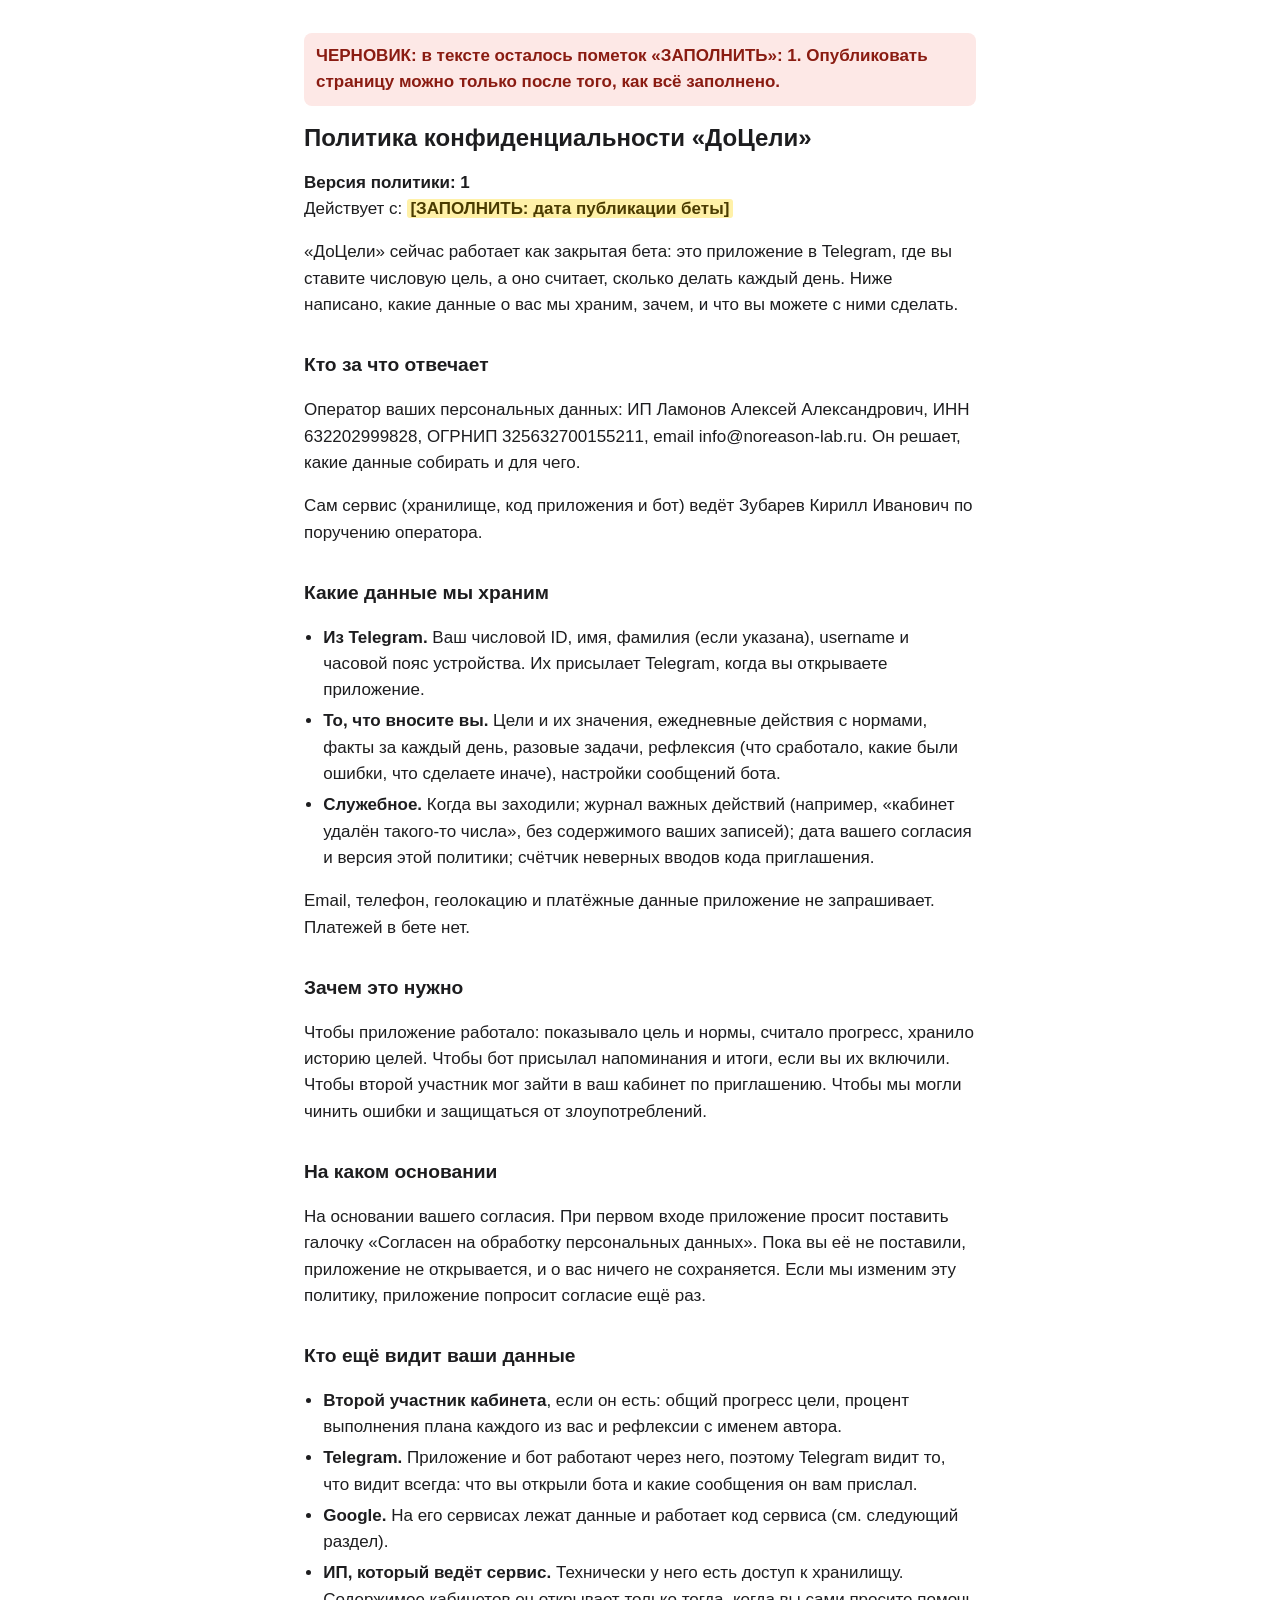
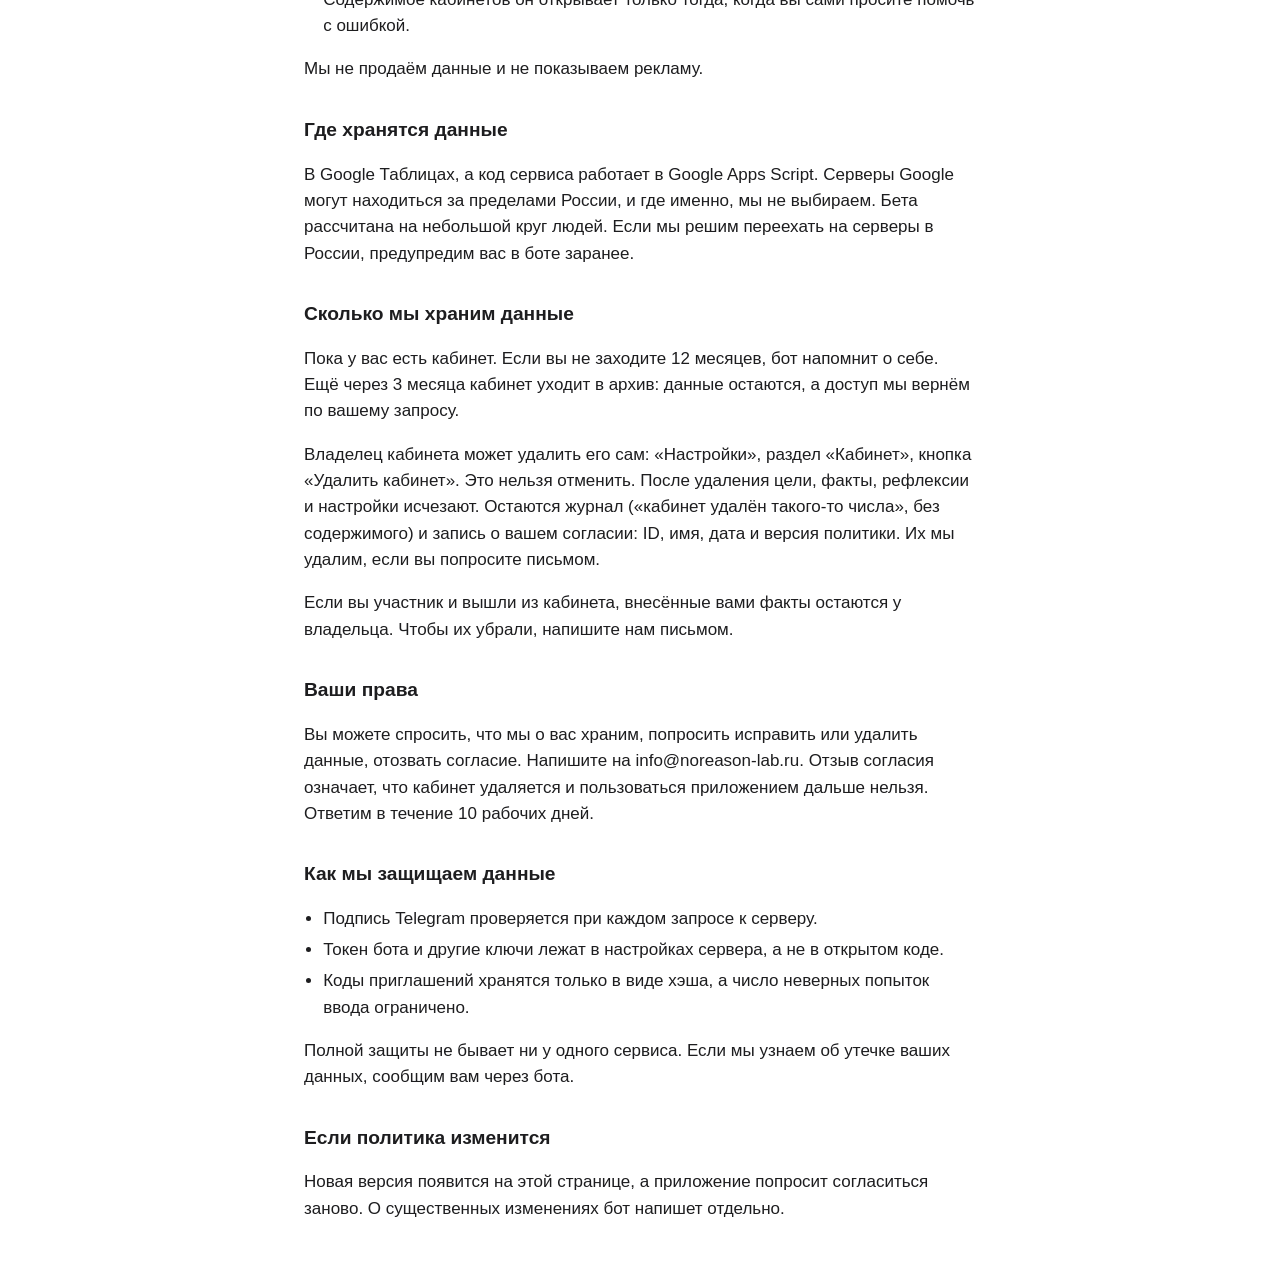
<file: legal/privacy.html>
<!doctype html>
<html lang="ru">
<head>
<meta charset="utf-8">
<meta name="viewport" content="width=device-width, initial-scale=1">
<title>Политика конфиденциальности «ДоЦели»</title>
<style>
:root{color-scheme:light dark;--bg:#fff;--fg:#1d1d1f;--muted:#666;--mark:#fff1a8;--mark-fg:#4a3b00;--warn:#fde8e6;--warn-fg:#8a1c12}
@media(prefers-color-scheme:dark){:root{--bg:#17181a;--fg:#ececec;--muted:#a0a0a0;--mark:#5a4a00;--mark-fg:#ffe98a;--warn:#4a1d19;--warn-fg:#ffb4aa}}
body{margin:0;background:var(--bg);color:var(--fg);font:17px/1.55 -apple-system,"Segoe UI",Roboto,sans-serif}
main{max-width:42rem;margin:0 auto;padding:16px 16px 48px}
h1{font-size:1.5rem;line-height:1.25}h2{font-size:1.2rem;margin-top:2rem}
ul{padding-left:1.2rem}li{margin:.3rem 0}
mark.fill{background:var(--mark);color:var(--mark-fg);padding:0 .2em;border-radius:3px;font-weight:600}
.draft{background:var(--warn);color:var(--warn-fg);padding:10px 12px;border-radius:8px;font-weight:600}
blockquote{margin:1rem 0;padding:.1rem 1rem;background:var(--warn);color:var(--warn-fg);border-radius:8px}
</style>
</head>
<body>
<main>
<p class="draft">ЧЕРНОВИК: в тексте осталось пометок «ЗАПОЛНИТЬ»: 1. Опубликовать страницу можно только после того, как всё заполнено.</p>
<h1>Политика конфиденциальности «ДоЦели»</h1>
<p><strong>Версия политики: 1</strong><br>
Действует с: <mark class="fill">[ЗАПОЛНИТЬ: дата публикации беты]</mark></p>
<p>«ДоЦели» сейчас работает как закрытая бета: это приложение в Telegram, где вы ставите числовую цель, а оно считает, сколько делать каждый день. Ниже написано, какие данные о вас мы храним, зачем, и что вы можете с ними сделать.</p>
<h2>Кто за что отвечает</h2>
<p>Оператор ваших персональных данных: ИП Ламонов Алексей Александрович, ИНН 632202999828, ОГРНИП 325632700155211, email info@noreason-lab.ru. Он решает, какие данные собирать и для чего.</p>
<p>Сам сервис (хранилище, код приложения и бот) ведёт Зубарев Кирилл Иванович по поручению оператора.</p>
<h2>Какие данные мы храним</h2>
<ul>
<li><strong>Из Telegram.</strong> Ваш числовой ID, имя, фамилия (если указана), username и часовой пояс устройства. Их присылает Telegram, когда вы открываете приложение.</li>
<li><strong>То, что вносите вы.</strong> Цели и их значения, ежедневные действия с нормами, факты за каждый день, разовые задачи, рефлексия (что сработало, какие были ошибки, что сделаете иначе), настройки сообщений бота.</li>
<li><strong>Служебное.</strong> Когда вы заходили; журнал важных действий (например, «кабинет удалён такого-то числа», без содержимого ваших записей); дата вашего согласия и версия этой политики; счётчик неверных вводов кода приглашения.</li>
</ul>
<p>Email, телефон, геолокацию и платёжные данные приложение не запрашивает. Платежей в бете нет.</p>
<h2>Зачем это нужно</h2>
<p>Чтобы приложение работало: показывало цель и нормы, считало прогресс, хранило историю целей. Чтобы бот присылал напоминания и итоги, если вы их включили. Чтобы второй участник мог зайти в ваш кабинет по приглашению. Чтобы мы могли чинить ошибки и защищаться от злоупотреблений.</p>
<h2>На каком основании</h2>
<p>На основании вашего согласия. При первом входе приложение просит поставить галочку «Согласен на обработку персональных данных». Пока вы её не поставили, приложение не открывается, и о вас ничего не сохраняется. Если мы изменим эту политику, приложение попросит согласие ещё раз.</p>
<h2>Кто ещё видит ваши данные</h2>
<ul>
<li><strong>Второй участник кабинета</strong>, если он есть: общий прогресс цели, процент выполнения плана каждого из вас и рефлексии с именем автора.</li>
<li><strong>Telegram.</strong> Приложение и бот работают через него, поэтому Telegram видит то, что видит всегда: что вы открыли бота и какие сообщения он вам прислал.</li>
<li><strong>Google.</strong> На его сервисах лежат данные и работает код сервиса (см. следующий раздел).</li>
<li><strong>ИП, который ведёт сервис.</strong> Технически у него есть доступ к хранилищу. Содержимое кабинетов он открывает только тогда, когда вы сами просите помочь с ошибкой.</li>
</ul>
<p>Мы не продаём данные и не показываем рекламу.</p>
<h2>Где хранятся данные</h2>
<p>В Google Таблицах, а код сервиса работает в Google Apps Script. Серверы Google могут находиться за пределами России, и где именно, мы не выбираем. Бета рассчитана на небольшой круг людей. Если мы решим переехать на серверы в России, предупредим вас в боте заранее.</p>
<h2>Сколько мы храним данные</h2>
<p>Пока у вас есть кабинет. Если вы не заходите 12 месяцев, бот напомнит о себе. Ещё через 3 месяца кабинет уходит в архив: данные остаются, а доступ мы вернём по вашему запросу.</p>
<p>Владелец кабинета может удалить его сам: «Настройки», раздел «Кабинет», кнопка «Удалить кабинет». Это нельзя отменить. После удаления цели, факты, рефлексии и настройки исчезают. Остаются журнал («кабинет удалён такого-то числа», без содержимого) и запись о вашем согласии: ID, имя, дата и версия политики. Их мы удалим, если вы попросите письмом.</p>
<p>Если вы участник и вышли из кабинета, внесённые вами факты остаются у владельца. Чтобы их убрали, напишите нам письмом.</p>
<h2>Ваши права</h2>
<p>Вы можете спросить, что мы о вас храним, попросить исправить или удалить данные, отозвать согласие. Напишите на info@noreason-lab.ru. Отзыв согласия означает, что кабинет удаляется и пользоваться приложением дальше нельзя. Ответим в течение 10 рабочих дней.</p>
<h2>Как мы защищаем данные</h2>
<ul>
<li>Подпись Telegram проверяется при каждом запросе к серверу.</li>
<li>Токен бота и другие ключи лежат в настройках сервера, а не в открытом коде.</li>
<li>Коды приглашений хранятся только в виде хэша, а число неверных попыток ввода ограничено.</li>
</ul>
<p>Полной защиты не бывает ни у одного сервиса. Если мы узнаем об утечке ваших данных, сообщим вам через бота.</p>
<h2>Если политика изменится</h2>
<p>Новая версия появится на этой странице, а приложение попросит согласиться заново. О существенных изменениях бот напишет отдельно.</p>
</main>
</body>
</html>
</file>
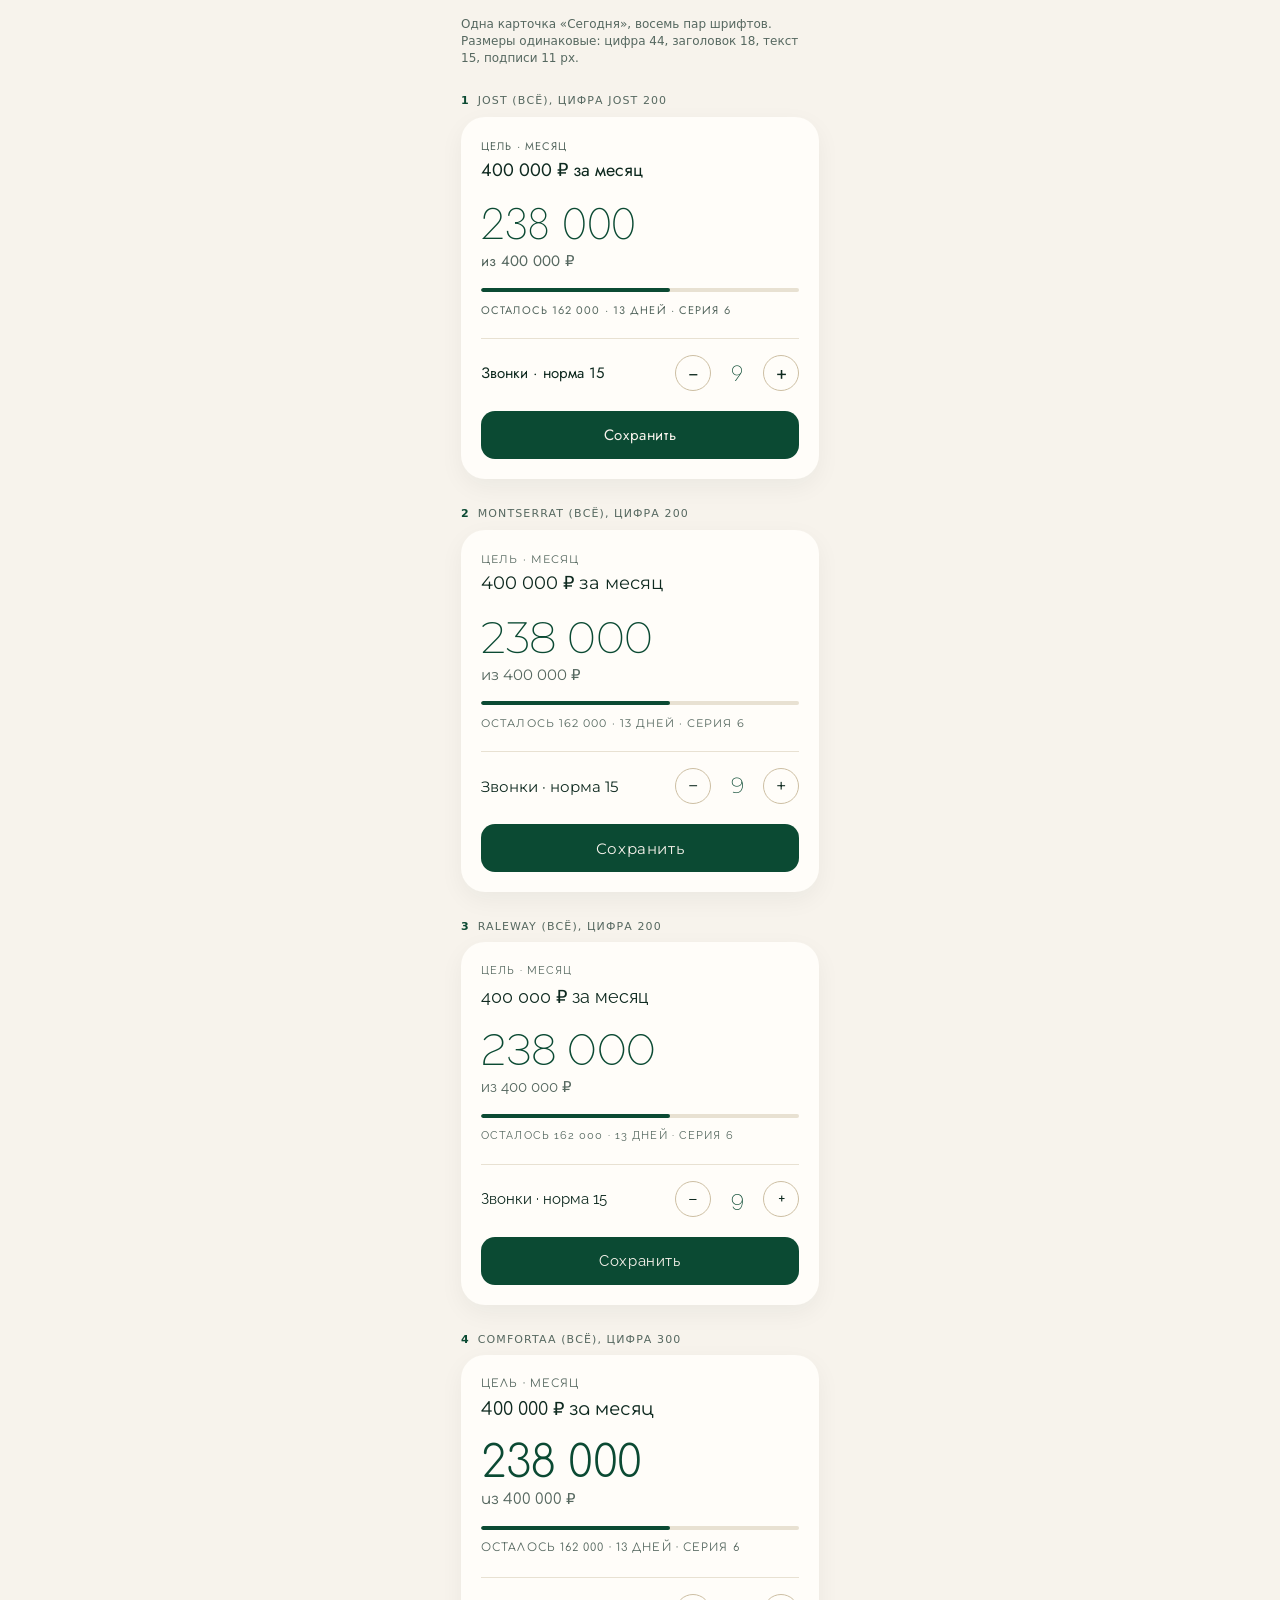
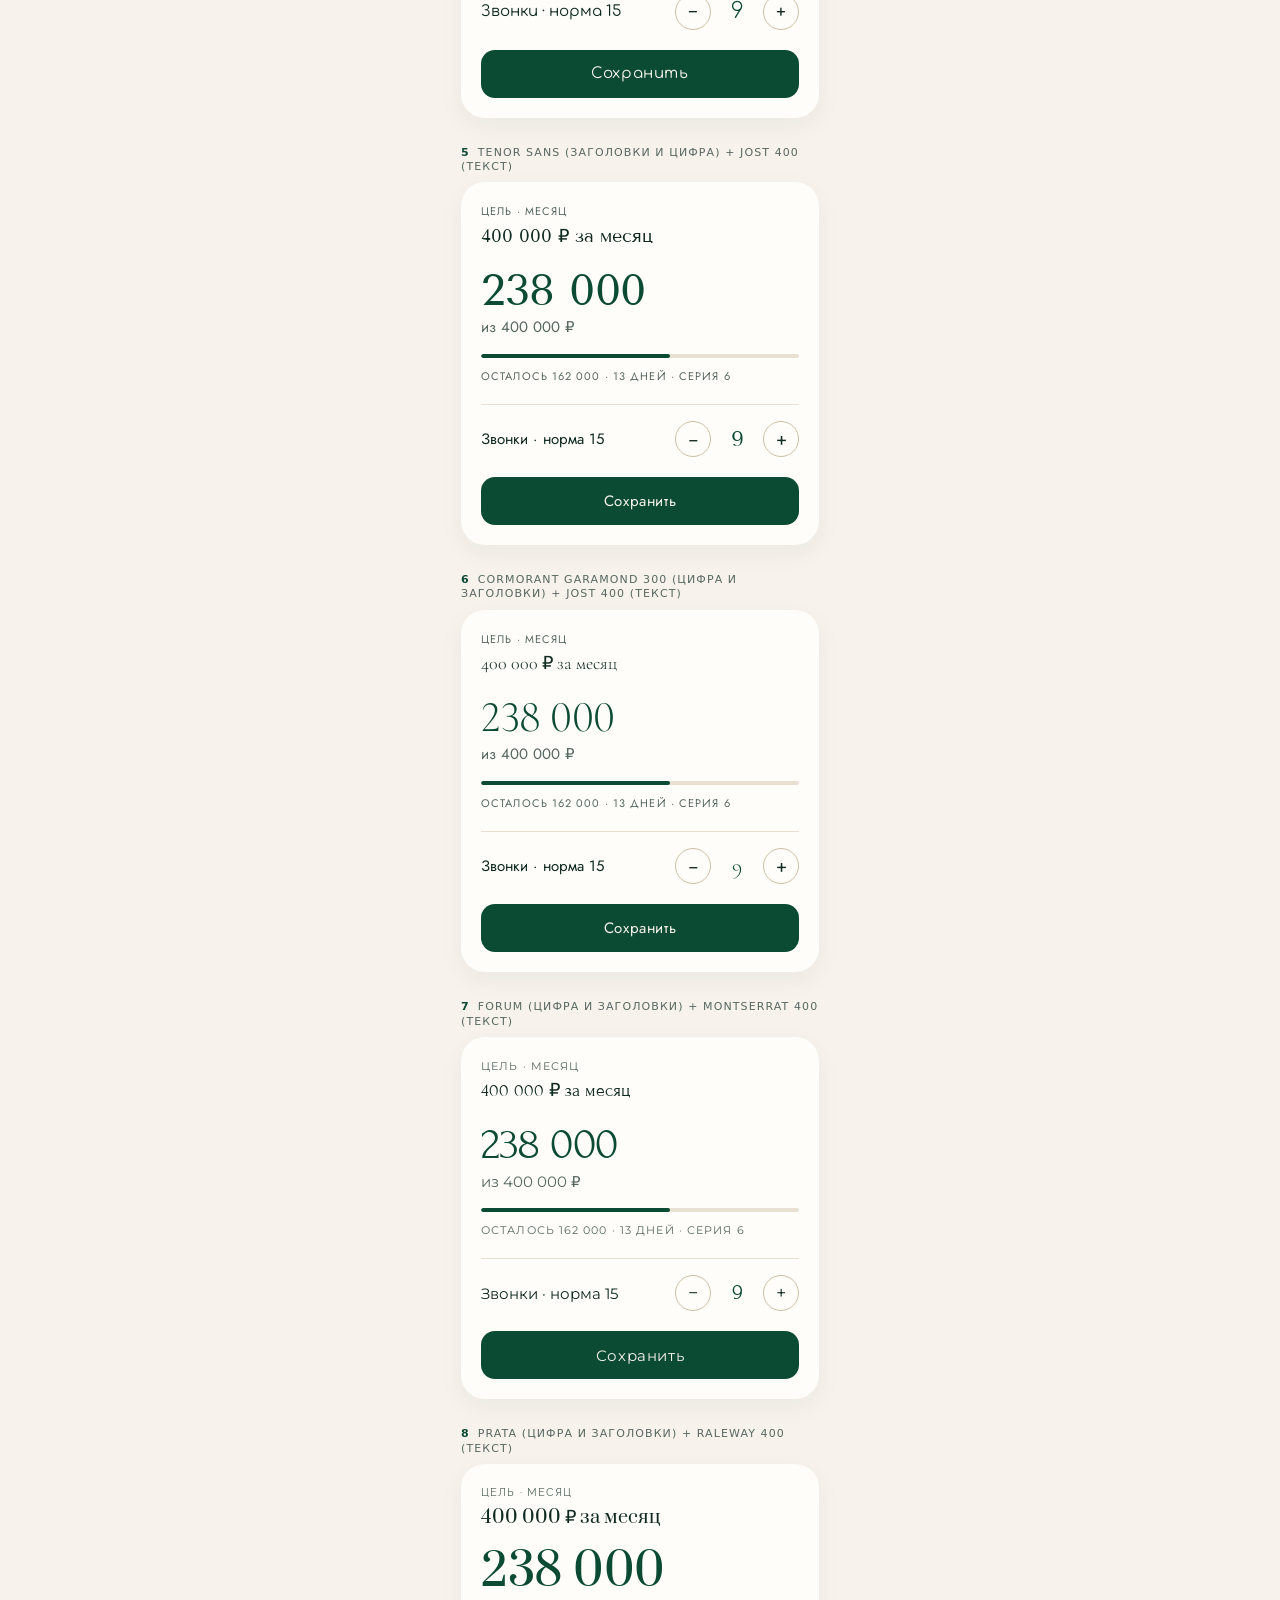
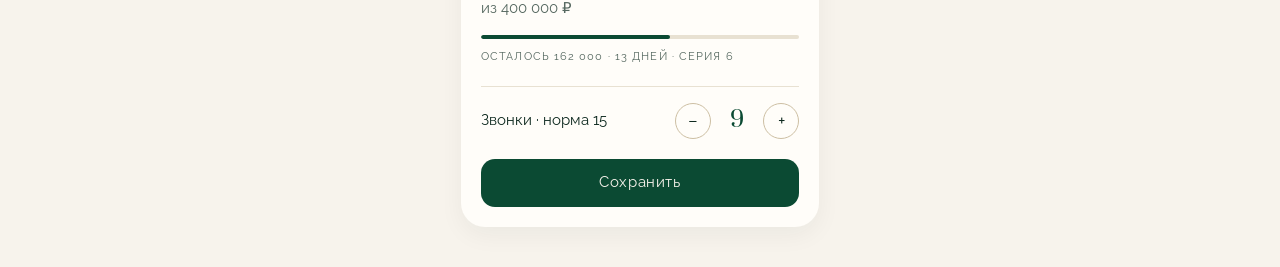
<file: dev/design/fonts.html>
<!doctype html>
<html lang="ru">
<head>
<meta charset="utf-8">
<meta name="viewport" content="width=device-width, initial-scale=1">
<title>ДоЦели — образцы шрифтов</title>
<style>
@font-face{font-family:'Comfortaa';font-style:normal;font-weight:300 400;font-display:swap;src:url(fonts/comfortaa-cyrillic.woff2) format('woff2');unicode-range:U+0301,U+0400-045F,U+0490-0491,U+04B0-04B1,U+2116}
@font-face{font-family:'Comfortaa';font-style:normal;font-weight:300 400;font-display:swap;src:url(fonts/comfortaa-latin.woff2) format('woff2');unicode-range:U+0000-00FF,U+0131,U+0152-0153,U+02BB-02BC,U+02C6,U+02DA,U+02DC,U+0304,U+0308,U+0329,U+2000-206F,U+20AC,U+2122,U+2191,U+2193,U+2212,U+2215,U+FEFF,U+FFFD}
@font-face{font-family:'Cormorant Garamond';font-style:normal;font-weight:300;font-display:swap;src:url(fonts/cormorant-garamond-cyrillic.woff2) format('woff2');unicode-range:U+0301,U+0400-045F,U+0490-0491,U+04B0-04B1,U+2116}
@font-face{font-family:'Cormorant Garamond';font-style:normal;font-weight:300;font-display:swap;src:url(fonts/cormorant-garamond-latin.woff2) format('woff2');unicode-range:U+0000-00FF,U+0131,U+0152-0153,U+02BB-02BC,U+02C6,U+02DA,U+02DC,U+0304,U+0308,U+0329,U+2000-206F,U+20AC,U+2122,U+2191,U+2193,U+2212,U+2215,U+FEFF,U+FFFD}
@font-face{font-family:'Forum';font-style:normal;font-weight:400;font-display:swap;src:url(fonts/forum-cyrillic.woff2) format('woff2');unicode-range:U+0301,U+0400-045F,U+0490-0491,U+04B0-04B1,U+2116}
@font-face{font-family:'Forum';font-style:normal;font-weight:400;font-display:swap;src:url(fonts/forum-latin.woff2) format('woff2');unicode-range:U+0000-00FF,U+0131,U+0152-0153,U+02BB-02BC,U+02C6,U+02DA,U+02DC,U+0304,U+0308,U+0329,U+2000-206F,U+20AC,U+2122,U+2191,U+2193,U+2212,U+2215,U+FEFF,U+FFFD}
@font-face{font-family:'Jost';font-style:normal;font-weight:200 400;font-display:swap;src:url(fonts/jost-cyrillic.woff2) format('woff2');unicode-range:U+0301,U+0400-045F,U+0490-0491,U+04B0-04B1,U+2116}
@font-face{font-family:'Jost';font-style:normal;font-weight:200 400;font-display:swap;src:url(fonts/jost-latin.woff2) format('woff2');unicode-range:U+0000-00FF,U+0131,U+0152-0153,U+02BB-02BC,U+02C6,U+02DA,U+02DC,U+0304,U+0308,U+0329,U+2000-206F,U+20AC,U+2122,U+2191,U+2193,U+2212,U+2215,U+FEFF,U+FFFD}
@font-face{font-family:'Montserrat';font-style:normal;font-weight:200 400;font-display:swap;src:url(fonts/montserrat-cyrillic.woff2) format('woff2');unicode-range:U+0301,U+0400-045F,U+0490-0491,U+04B0-04B1,U+2116}
@font-face{font-family:'Montserrat';font-style:normal;font-weight:200 400;font-display:swap;src:url(fonts/montserrat-latin.woff2) format('woff2');unicode-range:U+0000-00FF,U+0131,U+0152-0153,U+02BB-02BC,U+02C6,U+02DA,U+02DC,U+0304,U+0308,U+0329,U+2000-206F,U+20AC,U+2122,U+2191,U+2193,U+2212,U+2215,U+FEFF,U+FFFD}
@font-face{font-family:'Prata';font-style:normal;font-weight:400;font-display:swap;src:url(fonts/prata-cyrillic.woff2) format('woff2');unicode-range:U+0301,U+0400-045F,U+0490-0491,U+04B0-04B1,U+2116}
@font-face{font-family:'Prata';font-style:normal;font-weight:400;font-display:swap;src:url(fonts/prata-latin.woff2) format('woff2');unicode-range:U+0000-00FF,U+0131,U+0152-0153,U+02BB-02BC,U+02C6,U+02DA,U+02DC,U+0304,U+0308,U+0329,U+2000-206F,U+20AC,U+2122,U+2191,U+2193,U+2212,U+2215,U+FEFF,U+FFFD}
@font-face{font-family:'Raleway';font-style:normal;font-weight:200 400;font-display:swap;src:url(fonts/raleway-cyrillic.woff2) format('woff2');unicode-range:U+0301,U+0400-045F,U+0490-0491,U+04B0-04B1,U+2116}
@font-face{font-family:'Raleway';font-style:normal;font-weight:200 400;font-display:swap;src:url(fonts/raleway-latin.woff2) format('woff2');unicode-range:U+0000-00FF,U+0131,U+0152-0153,U+02BB-02BC,U+02C6,U+02DA,U+02DC,U+0304,U+0308,U+0329,U+2000-206F,U+20AC,U+2122,U+2191,U+2193,U+2212,U+2215,U+FEFF,U+FFFD}
@font-face{font-family:'Tenor Sans';font-style:normal;font-weight:400;font-display:swap;src:url(fonts/tenor-sans-cyrillic.woff2) format('woff2');unicode-range:U+0301,U+0400-045F,U+0490-0491,U+04B0-04B1,U+2116}
@font-face{font-family:'Tenor Sans';font-style:normal;font-weight:400;font-display:swap;src:url(fonts/tenor-sans-latin.woff2) format('woff2');unicode-range:U+0000-00FF,U+0131,U+0152-0153,U+02BB-02BC,U+02C6,U+02DA,U+02DC,U+0304,U+0308,U+0329,U+2000-206F,U+20AC,U+2122,U+2191,U+2193,U+2212,U+2215,U+FEFF,U+FFFD}

:root{
  --bg:#F7F3EC; --card:#FFFDF9; --text:#0F2A20; --muted:#566860; --accent:#0B4A33;
  --line:#CDBFA3; --track:rgba(205,191,163,.45); --soft:#F1EBDF;
  color-scheme:light;
}
*{box-sizing:border-box}
html,body{margin:0;background:var(--bg);color:var(--text);overflow-x:hidden}
body{max-width:390px;margin:0 auto;padding:16px 16px 40px;font-size:15px;line-height:1.4;-webkit-text-size-adjust:100%}
.intro{font:400 12px/1.4 system-ui,sans-serif;color:var(--muted);margin:0 0 20px}
.tag{margin:28px 0 8px;font:400 11px/1.3 system-ui,sans-serif;letter-spacing:.1em;text-transform:uppercase;color:var(--muted)}
.tag b{color:var(--accent);font-weight:600;margin-right:8px}

.card{background:var(--card);border-radius:24px;padding:22px 20px 20px;box-shadow:0 8px 24px rgba(15,42,32,.05);font-family:var(--txt);font-weight:400;font-size:15px}
.cap{font-size:11px;line-height:1.3;letter-spacing:.1em;text-transform:uppercase;color:var(--muted);font-weight:400}
.title{font-family:var(--disp);font-weight:var(--hw,400);font-size:18px;line-height:1.3;margin:6px 0 0;color:var(--text)}
.num{font-family:var(--disp);font-weight:var(--nw);font-size:44px;line-height:1.1;margin:18px 0 0;color:var(--accent);font-variant-numeric:lining-nums;letter-spacing:-.01em}
.of{font-size:15px;color:var(--muted);margin:2px 0 0}
.bar{height:4px;border-radius:2px;background:var(--track);margin:16px 0 10px;overflow:hidden}
.bar i{display:block;height:100%;width:59.5%;background:var(--accent);border-radius:2px}
.stats{font-size:11px;letter-spacing:.1em;text-transform:uppercase;color:var(--muted);line-height:1.5}
.row{display:flex;align-items:center;justify-content:space-between;gap:12px;margin-top:20px;padding-top:16px;border-top:1px solid var(--track)}
.row .name{font-size:15px}
.row .name small{display:block;font-size:11px;letter-spacing:.1em;text-transform:uppercase;color:var(--muted);margin-top:2px}
.ctl{display:flex;align-items:center;gap:12px;flex:none}
.ctl span{font-family:var(--disp);font-weight:var(--nw);font-size:22px;min-width:28px;text-align:center;color:var(--accent)}
.ctl button{width:36px;height:36px;border-radius:50%;border:1px solid var(--line);background:transparent;color:var(--text);font:400 18px/1 var(--txt);display:flex;align-items:center;justify-content:center;padding:0}
.main{display:block;width:100%;margin-top:20px;height:48px;border:0;border-radius:14px;background:var(--accent);color:var(--bg);font:400 15px/1 var(--txt);letter-spacing:.04em}

.f1{--disp:'Jost';--txt:'Jost';--nw:200;--hw:400}
.f2{--disp:'Montserrat';--txt:'Montserrat';--nw:200;--hw:400}
.f3{--disp:'Raleway';--txt:'Raleway';--nw:200;--hw:400}
.f4{--disp:'Comfortaa';--txt:'Comfortaa';--nw:300;--hw:400}
.f5{--disp:'Tenor Sans';--txt:'Jost';--nw:400;--hw:400}
.f6{--disp:'Cormorant Garamond';--txt:'Jost';--nw:300;--hw:300}
.f7{--disp:'Forum';--txt:'Montserrat';--nw:400;--hw:400}
.f8{--disp:'Prata';--txt:'Raleway';--nw:400;--hw:400}
</style>
</head>
<body>
<p class="intro">Одна карточка «Сегодня», восемь пар шрифтов. Размеры одинаковые: цифра 44, заголовок 18, текст 15, подписи 11 px.</p>
<div id="list"></div>
<script>
var V=[
 ['Jost (всё), цифра Jost 200','f1'],
 ['Montserrat (всё), цифра 200','f2'],
 ['Raleway (всё), цифра 200','f3'],
 ['Comfortaa (всё), цифра 300','f4'],
 ['Tenor Sans (заголовки и цифра) + Jost 400 (текст)','f5'],
 ['Cormorant Garamond 300 (цифра и заголовки) + Jost 400 (текст)','f6'],
 ['Forum (цифра и заголовки) + Montserrat 400 (текст)','f7'],
 ['Prata (цифра и заголовки) + Raleway 400 (текст)','f8']
];
document.getElementById('list').innerHTML=V.map(function(v,i){
 return '<p class="tag"><b>'+(i+1)+'</b>'+v[0]+'</p>'+
 '<div class="card '+v[1]+'">'+
  '<div class="cap">Цель · месяц</div>'+
  '<h2 class="title" style="margin-bottom:0">400 000 ₽ за месяц</h2>'+
  '<div class="num">238 000</div>'+
  '<div class="of">из 400 000 ₽</div>'+
  '<div class="bar"><i></i></div>'+
  '<div class="stats">осталось 162 000 · 13 дней · серия 6</div>'+
  '<div class="row"><div class="name">Звонки · норма 15</div>'+
   '<div class="ctl"><button type="button" aria-label="Минус">−</button><span>9</span><button type="button" aria-label="Плюс">+</button></div></div>'+
  '<button class="main" type="button">Сохранить</button>'+
 '</div>';
}).join('');
</script>
</body>
</html>
</file>
<file: dev/app.8c20366b.css>
/* Токены тем и шрифт (дизайн v8, эталон — design-preview/index.html). Тему ставит js/theme.js: data-theme на <html>.
   Светлая — по умолчанию, тёмная — :root[data-theme="dark"]. */

/* Montserrat 200–700, два файла рядом с приложением (fonts/): кириллица 23,8 КБ + латиница 38,0 КБ; внешних запросов нет */
@font-face{font-family:"Montserrat";font-style:normal;font-weight:200 700;font-display:swap;src:url(fonts/montserrat-cyrillic.woff2) format("woff2");unicode-range:U+0301,U+0400-045F,U+0490-0491,U+04B0-04B1,U+2116}
@font-face{font-family:"Montserrat";font-style:normal;font-weight:200 700;font-display:swap;src:url(fonts/montserrat-latin.woff2) format("woff2");unicode-range:U+0000-00FF,U+0131,U+0152-0153,U+02BB-02BC,U+02C6,U+02DA,U+02DC,U+0304,U+0308,U+0329,U+2000-206F,U+20AC,U+2122,U+2191,U+2193,U+2212,U+2215,U+FEFF,U+FFFD}

:root{
  color-scheme: light;
  --bg:#F7F3EC; --card:#FFFDF9; --pop-shadow:0 6px 18px rgba(15,42,32,.14);
  --warn:#A8553A; --line-btn:#B9A982;
  --text:#0F2A20; --muted:#566860;
  --accent:#0B4A33;
  --btn-bg:#0B4A33; --btn-ink:#F7F3EC;
  --line:#CDBFA3; --track:rgba(205,191,163,.45); --bar:#0B4A33;
  --soft:#F1EBDF; --skel-a:#EFE9DC; --skel-b:#F9F5EC; --tg-head:#F7F3EC;
  --font:Montserrat,system-ui,-apple-system,"Segoe UI",Roboto,Arial,sans-serif;
}
:root[data-theme="dark"]{
  color-scheme: dark;
  --bg:#121614; --card:#1B201D; --pop-shadow:0 6px 18px rgba(0,0,0,.45);
  --warn:#D9927A; --line-btn:rgba(236,230,220,.28);
  --text:#ECE6DC; --muted:rgba(236,230,220,.6);
  --accent:#E0D3B8;
  --btn-bg:#E0D3B8; --btn-ink:#121614;
  --line:rgba(236,230,220,.1); --track:#2A302C; --bar:#E0D3B8;
  --soft:#232824; --skel-a:#1B201D; --skel-b:#272E2A; --tg-head:#121614;
}

/* Заставка: логотип No Reason, пока идёт загрузка; app.js убирает её с первым экраном */
#splash{position:fixed;inset:0;z-index:100;display:flex;align-items:center;justify-content:center;background:var(--bg)}
#splash svg{width:200px;max-width:60vw;height:auto;display:block;color:var(--accent)}

/* Простой интерфейс; цвета и шрифт — токены из css/theme.css (экраны в дизайне v8 — шаг 5 плана). */
* { box-sizing: border-box; }
:root { --sab: max(env(safe-area-inset-bottom, 0px), var(--tg-safe-area-inset-bottom, 0px)); } /* нижний запас iPhone: системный и Telegram */
/* Страница не должна ездить вбок внутри Mini App; двойной тап не приближает экран (iOS) */
html { overflow-x: hidden; max-width: 100%; touch-action: manipulation; -webkit-text-size-adjust: 100%; }
body {
  overflow-x: hidden; max-width: 100%; touch-action: manipulation;
  margin: 0;
  font: 16px/1.4 var(--font);
  background: var(--bg);
  color: var(--text);
}
#app { min-height: 100vh; display: flex; flex-direction: column; }
header { display: flex; align-items: center; justify-content: space-between; padding: 12px 16px; border-bottom: 1px solid var(--line); }
header h1 { font-size: 18px; margin: 0; }
main { flex: 1; padding: 16px; }
.banner { background: var(--soft); padding: 8px 16px; text-align: center; font-weight: 600; }
.notice { background: var(--soft); padding: 8px 12px; border-radius: 8px; margin: 0 0 12px; }
.error { background: var(--soft); color: var(--warn); padding: 8px 12px; border-radius: 8px; margin: 12px 0; }
h2 { margin: 0 0 16px; font: 700 20px/1.3 var(--font); }
p { margin: 0 0 12px; }
/* Кнопки v8 (design-preview .btn): главная залита, вторичная — контур, деструктивная — контур --warn */
button {
  min-height: 48px; padding: 0 16px; font: 400 15px/1.2 var(--font); letter-spacing: .04em; border: 1px solid var(--btn-bg); border-radius: 14px;
  background: var(--btn-bg); color: var(--btn-ink);
}
button.secondary { background: transparent; color: var(--text); border-color: var(--line-btn); }
button[disabled] { opacity: .35; }
/* Чекбокс: настоящий input, вид — .chk макета; label целиком — зона нажатия не меньше 44 px */
label.check { display: flex; gap: 12px; align-items: flex-start; min-height: 44px; padding: 10px 0; margin: 0; cursor: pointer; }
label.check input { -webkit-appearance: none; appearance: none; flex: none; width: 24px; height: 24px; margin: 0; border-radius: 7px; border: 1.5px solid var(--muted); background: transparent; display: grid; place-content: center; }
label.check input:checked { background: var(--btn-bg); border-color: var(--btn-bg); }
label.check input:checked::after { content: ""; width: 10px; height: 5px; border-left: 2px solid var(--btn-ink); border-bottom: 2px solid var(--btn-ink); transform: rotate(-45deg) translate(1px, -1px); }
label.check input[disabled] { opacity: .5; }
label.check span, label.check strong { min-width: 0; font-size: 14px; line-height: 1.45; }
.actions { display: flex; gap: 8px; flex-wrap: wrap; }
[hidden] { display: none !important; }
/* Меню-пилюля (design-preview .nav/.tab): закреплена внизу, не прокручивается; скрыта при клавиатуре (body.kbd, app.js) */
nav.tabs { position: fixed; left: 12px; right: 12px; bottom: calc(12px + var(--sab)); z-index: 5; display: flex; gap: 4px; height: 64px; padding: 6px;
  border-radius: 99px; background: var(--card); border: 1px solid var(--line); }
body.kbd nav.tabs { display: none; }
/* полоса фона под пилюлей (z-index -1 внутри контекста nav): прокручиваемый текст не виден в зазоре под меню */
nav.tabs::after { content: ""; position: fixed; left: 0; right: 0; bottom: 0; height: calc(12px + var(--sab)); background: var(--bg); z-index: -1; }
/* содержимое не прячется под меню: высота меню 64 + отступ снизу 12 + запас 32 + safe area */
#app.has-menu { padding-bottom: calc(64px + 12px + 32px + var(--sab)); }
body.kbd #app.has-menu { padding-bottom: 0; }
/* 4 пункта делят ширину поровну: min-width:0, чтобы «Настройки» не выезжало за 375 px */
nav.tabs button { flex: 1 1 0; min-width: 0; min-height: 0; display: flex; flex-direction: column; align-items: center; justify-content: center; gap: 4px; padding: 0 2px;
  font: 400 11px/1 var(--font); border: 0; border-radius: 99px; background: transparent; color: var(--muted); }
nav.tabs svg { width: 20px; height: 20px; fill: none; stroke: currentColor; stroke-width: 1.5; stroke-linecap: round; stroke-linejoin: round; }
nav.tabs button[aria-current="page"] { background: var(--btn-bg); color: var(--btn-ink); }
footer.service { font-size: 12px; opacity: .6; padding: 6px 16px; text-align: center; }
.spinner { width: 32px; height: 32px; border: 4px solid var(--track); border-top-color: var(--accent); border-radius: 50%; animation: spin 1s linear infinite; margin: 48px auto 12px; }
.loading-text { text-align: center; display: none; }
body.slow .loading-text { display: block; }
.center { text-align: center; }
@keyframes spin { to { transform: rotate(360deg); } }

/* ---- W3: экраны ---- */
header { gap: 8px; }
.busy .spinner { margin: 12px auto 0; }
header h1 { flex: 1; min-width: 0; overflow: hidden; text-overflow: ellipsis; white-space: nowrap; }
main { padding-bottom: 24px; }
h3 { margin: 0 0 8px; font-size: 16px; }
.row { display: flex; gap: 8px; align-items: center; flex-wrap: wrap; }
.row.between { justify-content: space-between; }
.row.stepper { flex-wrap: nowrap; }
.row.stepper button { min-width: 52px; min-height: 52px; font-size: 22px; }
.row.stepper input { flex: 1; min-width: 0; text-align: center; font-size: 20px; }
.hint { font-size: 13px; color: var(--muted); margin: 4px 0 8px; }
.label { display: block; font-size: 12px; color: var(--muted); margin-bottom: 4px; }
.field { margin: 0 0 12px; }
.field-error { color: var(--warn); font-size: 13px; margin: 4px 0 0; }
/* Общие поля. iOS не даёт date/time ширину 100% и центрирует текст: min-width:0, appearance:none, выравнивание влево (во всех формах) */
input[type=text], input[type=date], input[type=time], select, textarea {
  width: 100%; min-width: 0; max-width: 100%; box-sizing: border-box; min-height: 48px; padding: 12px 16px; font: inherit; border: 1px solid var(--line); border-radius: 14px;
  background: var(--soft); color: var(--text); -webkit-appearance: none; appearance: none; text-align: left;
}
input[type=date]::-webkit-date-and-time-value, input[type=time]::-webkit-date-and-time-value { text-align: left; }
input[type=date]::-webkit-datetime-edit, input[type=time]::-webkit-datetime-edit { text-align: left; padding: 0; }
textarea { min-height: 80px; }
button.on { background: var(--btn-bg); color: var(--btn-ink); }
button.danger { background: transparent; color: var(--warn); border-color: var(--warn); }
.seg { display: flex; gap: 6px; flex-wrap: wrap; margin: 0 0 8px; }
.seg button { flex: 1; }
.action-row { border-top: 1px solid var(--line); padding: 8px 0; }
.action-row:first-of-type { border-top: 0; }
.action-row .num { width: 90px; flex: none; text-align: center; }
.action-row .unit { width: 80px; flex: none; }
.action { border-top: 1px solid var(--line); padding: 10px 0; }
.action:first-of-type { border-top: 0; }
.action.done strong { opacity: .75; }
.action button.value { flex: 1; min-height: 52px; font-size: 22px; background: transparent; color: inherit; }
.action button.value.empty { opacity: .6; }
.unit-label { opacity: .7; min-width: 28px; }
/* «Повторить эту цель»: мягкий фон акцента под полем цели, без рамки (как у .fact.highlight, но не гаснет) */
.field.highlight { position: relative; }
.field.highlight::before { content: ""; position: absolute; inset: -6px -8px; border-radius: 14px; background: var(--accent); opacity: .14; pointer-events: none; }
/* startapp=fact: мягкая подсветка фоном акцента, гаснет за ≈2 с, без рамки */
.fact.highlight { position: relative; }
.fact.highlight::before { content: ""; position: absolute; inset: 0; background: var(--accent); opacity: 0; pointer-events: none; animation: factflash 2s ease-out; }
@keyframes factflash { from { opacity: .14; } to { opacity: 0; } }
.undo-bar { position: sticky; top: 0; z-index: 5; display: flex; justify-content: space-between; align-items: center; gap: 8px;
  padding: 8px 12px; margin: 0 0 12px; border-radius: 10px; background: var(--soft); }
.save-status { font-size: 13px; opacity: .7; margin: 8px 0 0; }
.save-status.error { color: var(--warn); opacity: 1; }
.entered.ok { color: var(--accent); font-weight: 600; }
.overdue span { color: var(--warn); }
.toast { position: fixed; left: 16px; right: 16px; bottom: 72px; z-index: 20; padding: 10px 14px; border-radius: 10px; background: var(--text); color: var(--bg); text-align: center; }
.toast.error { background: var(--warn); }
.dialog-back { position: fixed; inset: 0; z-index: 30; display: flex; align-items: center; justify-content: center; padding: 16px; background: #0006; }
.dialog { width: 100%; max-width: 420px; padding: 16px; border-radius: 14px; background: var(--card); }
.presets details summary { cursor: pointer; font-weight: 600; }
.presets details + details { border-top: 1px solid var(--line); }
.presets details[open] { padding-bottom: 12px; }
.telegram-id { font-size: 18px; font-weight: 600; overflow-wrap: anywhere; }
.goal-line { margin: 8px 0 0; font-size: 15px; }
button.sm { min-height: 36px; padding: 0 10px; font-size: 14px; }
.action { padding: 6px 0; }
.action .hint { margin: 2px 0 6px; }
.row.stepper button { min-width: 48px; min-height: 48px; }
.action button.value { min-height: 48px; }

/* ---- S-10 / S-11 в дизайне v8: один контейнер, блоки разделены линией; задача — «флажок | название | кнопка» ---- */
.panel .blk { padding: 16px 0; }
.panel .blk + .blk { border-top: 1px solid var(--line); }
.panel .blk:first-child { padding-top: 0; }
h3.sec { margin: 0 0 8px; font: 700 13px/1.3 var(--font); letter-spacing: .08em; text-transform: uppercase; }
.sec-form { margin: 32px 0 0; }
.panel .action { border-top-color: var(--line); }
.row.stepper button, button.sm, .task > button { border-color: var(--line-btn); }
.task { display: flex; flex-wrap: nowrap; gap: 12px; align-items: flex-start; padding: 14px 0; }
.task + .task { border-top: 1px solid var(--line); }
label.task, .task .tcell { display: flex; flex: 1; min-width: 0; gap: 16px; align-items: flex-start; margin: 0; }
.task > div, .task .tcell > div { flex: 1; min-width: 0; overflow-wrap: anywhere; }
.task .t, .task .sub { display: block; }
.task .sub { margin-top: 2px; font-size: 13px; color: var(--muted); }
.task.done .t { text-decoration: line-through; color: var(--muted); }
.task.late .sub { color: var(--warn); }
.task input[type=checkbox] { -webkit-appearance: none; appearance: none; flex: none; width: 24px; height: 24px; margin: 1px 0 0; border-radius: 99px; border: 1.5px solid var(--muted); background: transparent; }
.task input[type=checkbox]:checked { background: var(--muted); }
.task > button { flex: none; flex-shrink: 0; white-space: nowrap; min-height: 36px; padding: 0 12px; font-size: 14px; }

/* ---- W4 ---- */
.big { font-size: 20px; font-weight: 600; margin: 0 0 6px; }
.stack { display: flex; flex-direction: column; gap: 8px; margin: 12px 0; }

/* ---- S-20 / S-30 / S-31 в дизайне v8 (design-preview .top/.hero/.bar/.split/.row/.hrow): один контейнер .panel, блоки через линию ---- */
.num { font-weight: 200; color: var(--accent); font-variant-numeric: lining-nums; }
.hero { font-size: 44px; line-height: 1.1; letter-spacing: -.01em; margin-top: 12px; }
.hero-of { margin-top: 2px; font-size: 14px; color: var(--muted); }
.bar { height: 4px; border-radius: 2px; background: var(--track); overflow: hidden; margin: 16px 0 10px; }
.bar > i { display: block; height: 100%; border-radius: 2px; background: var(--bar); }
.split { display: flex; justify-content: space-between; gap: 12px; font-size: 14px; color: var(--muted); }
.muted { color: var(--muted); }
.small { font-size: 13px; line-height: 1.5; }
.sub { display: block; font-size: 13px; line-height: 1.4; color: var(--muted); margin-top: 2px; }
.seg button[aria-pressed="true"] { background: var(--btn-bg); color: var(--btn-ink); }
.seg button { background: transparent; color: var(--text); border-color: var(--line-btn); }
/* строки-кнопки (дни среза): .rows .row — чтобы не задеть .row форм и степпера */
.rows .row { display: flex; flex-wrap: nowrap; align-items: center; gap: 12px; width: 100%; min-height: 0; padding: 14px 0; border: 0; border-radius: 0; background: none; color: var(--text); font: inherit; text-align: left; }
.rows .row + .row { border-top: 1px solid var(--line); }
/* M-1: карточка пресета — строка, под ней предупреждение и ссылка; карточки разделены линией */
.pcard + .pcard { border-top: 1px solid var(--line); }
.pcard .row { padding-bottom: 8px; }
.pcard .small, .pcard .hint { margin: 0 0 12px; }
a.link { display: inline-block; margin: 0 0 12px; padding: 4px 0; color: var(--accent); text-decoration: underline; text-underline-offset: 4px; }
.row-main { flex: 1; min-width: 0; overflow-wrap: anywhere; }
.rows .row .v { flex: none; color: var(--muted); text-align: right; }
.hrow { display: block; width: 100%; min-height: 0; padding: 16px 0; border: 0; border-radius: 0; background: none; color: var(--text); font: inherit; text-align: left; }
.hrow + .hrow { border-top: 1px solid var(--line); }
.hist-top { display: flex; justify-content: space-between; align-items: baseline; gap: 16px; }
.hist-top .t { min-width: 0; overflow-wrap: anywhere; }
.res { font-size: 13px; white-space: nowrap; }
.hist-num { margin-top: 8px; display: flex; align-items: baseline; gap: 8px; flex-wrap: wrap; }
.hist-num .num { font-size: 28px; line-height: 1; }
.quote { display: block; margin-top: 10px; font-size: 13px; line-height: 1.5; color: var(--muted); }
.refl + .refl { margin-top: 12px; padding-top: 12px; border-top: 1px solid var(--line); }

/* ---- W5 ---- */
.hint.block { display: block; }
input.code-input { text-transform: uppercase; letter-spacing: .12em; font-size: 20px; text-align: center; }

/* ---- iPhone: нажатия и поля ввода ---- */
/* Без задержки и без зума от двойного нажатия на всех кнопках и полях (частые «−/+» не приближают экран) */
button, a, input, select, textarea, label, summary, [role="button"] { touch-action: manipulation; -webkit-tap-highlight-color: transparent; }
/* Шрифт полей не меньше 16px: иначе iOS увеличивает страницу при фокусе (более крупные размеры ниже переопределяют) */
input, select, textarea { font-size: 16px; max-width: 100%; }
textarea.mono { width: 100%; min-height: 160px; font-family: ui-monospace, Menlo, Consolas, monospace; white-space: pre-wrap; overflow-wrap: anywhere; }
/* Плашка ошибки сохранения: значения остаются на экране, внизу кнопка «Повторить» */
.err-bar { position: sticky; top: 0; z-index: 6; display: flex; flex-direction: column; gap: 8px; align-items: flex-start;
  padding: 10px 12px; margin: 0 0 12px; border-radius: 10px; background: var(--soft); color: var(--warn); font-weight: 600; }

/* S-06: поверх любого экрана и меню; вёрстка и токены — design-preview #v-consent */
#health-overlay { position: fixed; inset: 0; z-index: 20; overflow-y: auto; padding: 16px 16px calc(24px + env(safe-area-inset-bottom, 0px)); background: var(--bg); color: var(--text); }
#health-overlay .small { font-size: 13px; line-height: 1.5; }
#health-overlay h2 { font: 700 13px/1.3 var(--font); letter-spacing: .08em; text-transform: uppercase; margin: 16px 0 12px; }
#health-overlay .stack { margin-top: 20px; }
#health-overlay button { min-height: 48px; border-radius: 14px; border: 0; }
#health-overlay button.secondary { border: 1px solid var(--line-btn); color: var(--text); }
</file>
